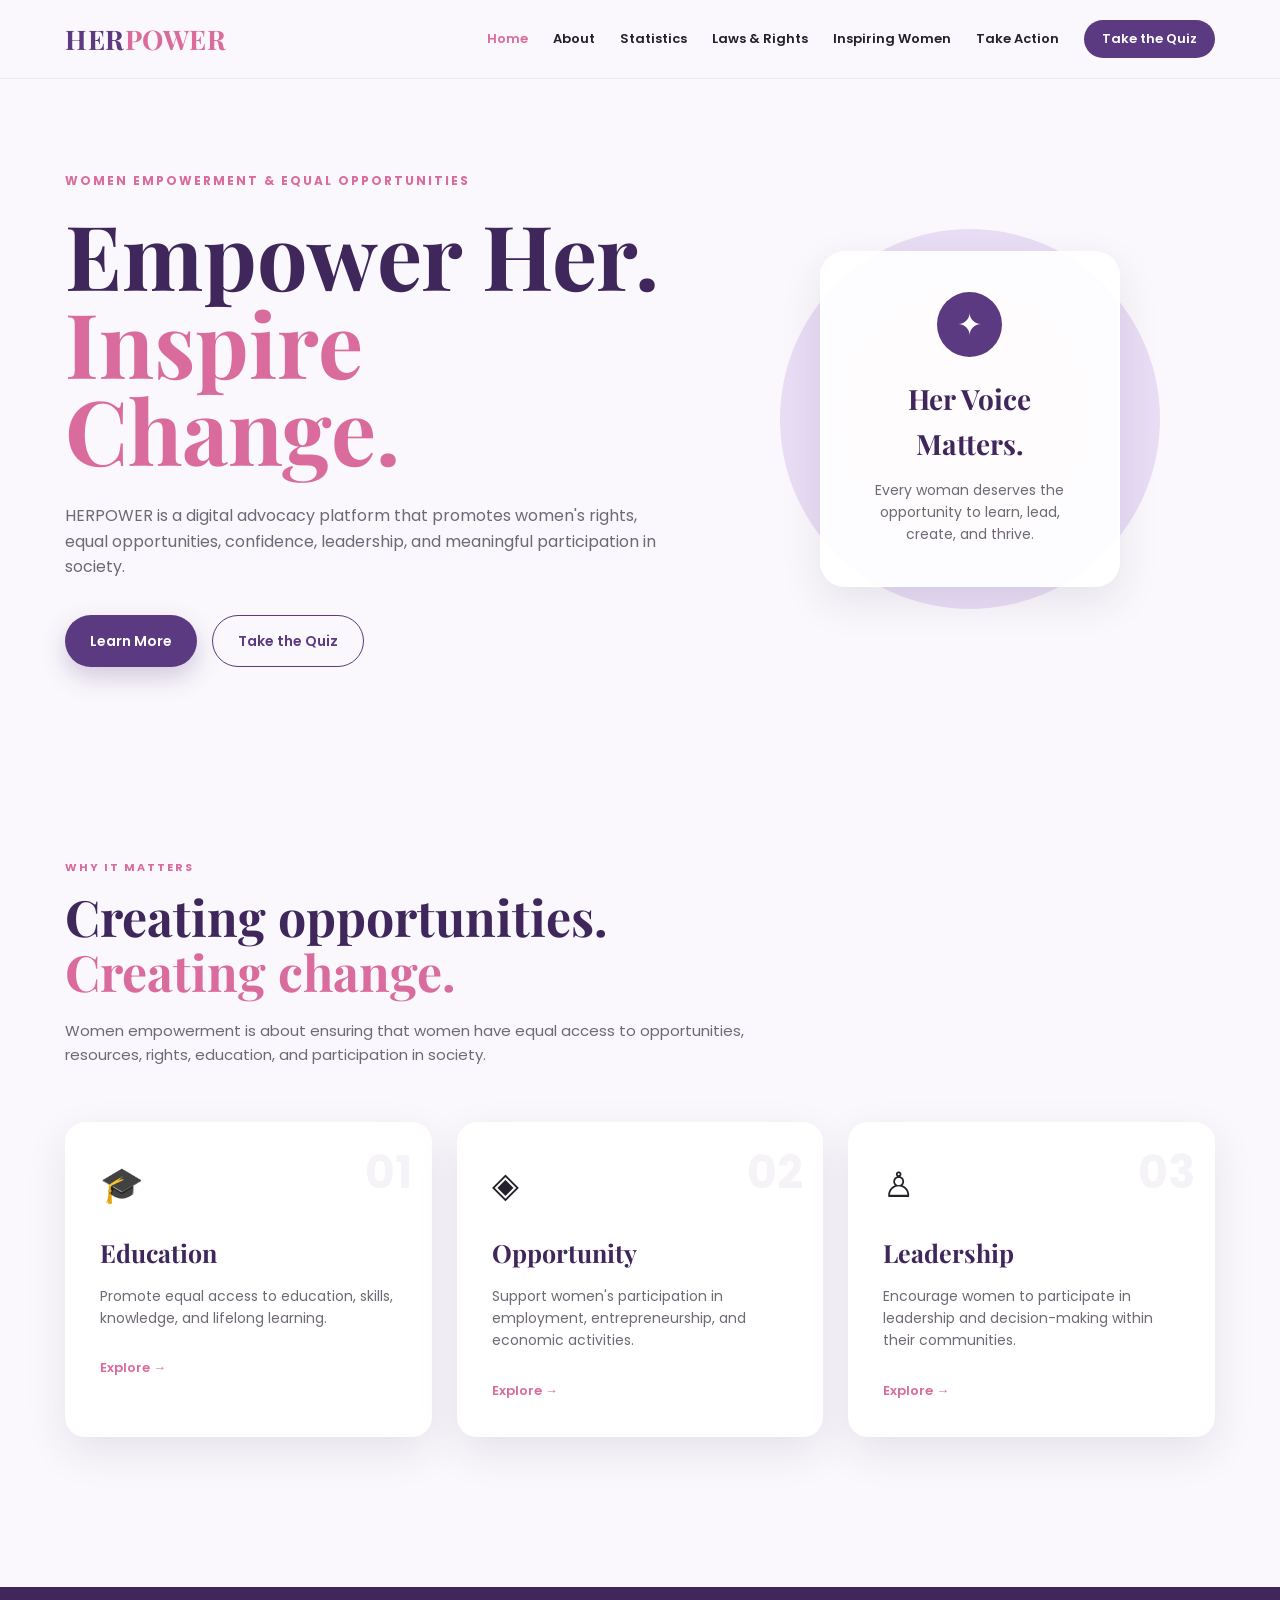
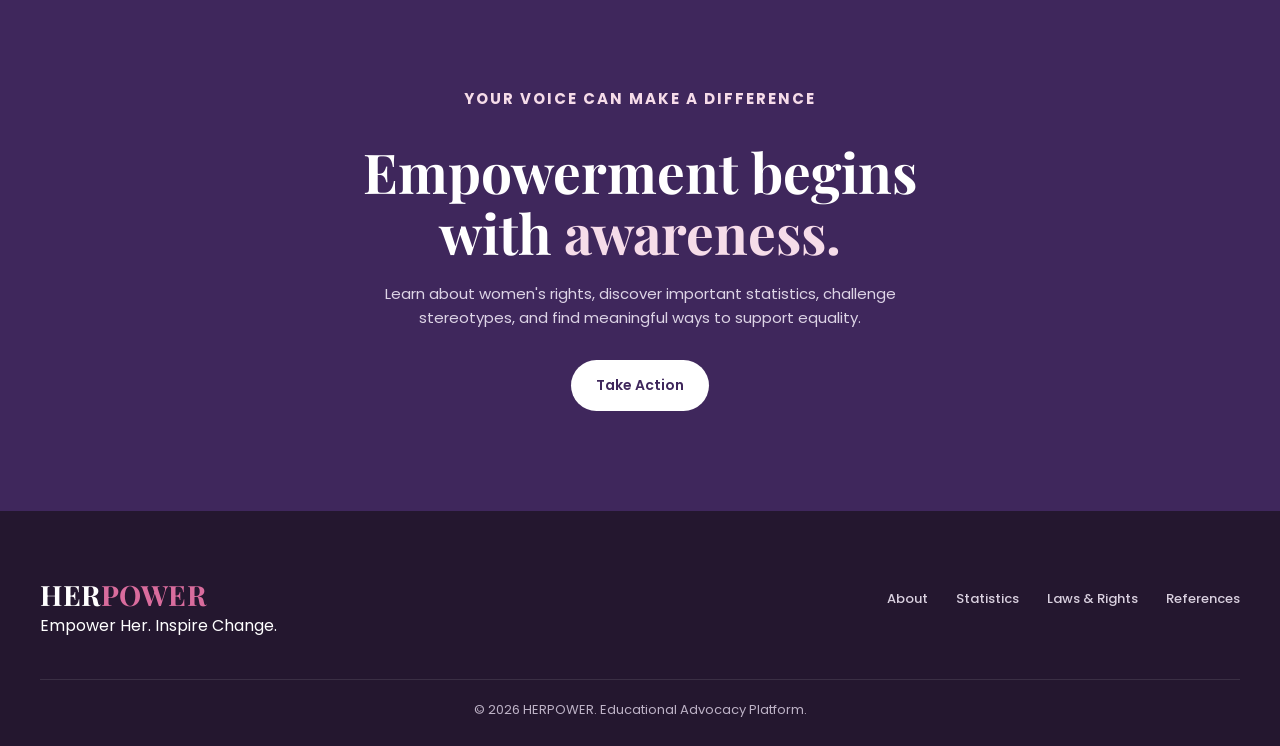
<file: index.html>
<!DOCTYPE html>
<html lang="en">
<head>
    <meta charset="UTF-8">
    <meta name="viewport" content="width=device-width, initial-scale=1.0">

    <title>HERPOWER | Empower Her. Inspire Change.</title>

    <!-- Google Fonts -->
    <link rel="preconnect" href="https://fonts.googleapis.com">
    <link rel="preconnect" href="https://fonts.gstatic.com" crossorigin>
    <link href="https://fonts.googleapis.com/css2?family=Playfair+Display:wght@600;700&family=Poppins:wght@300;400;500;600;700&display=swap" rel="stylesheet">

    <!-- Main CSS -->
    <link rel="stylesheet" href="css/style.css">

    <!-- Responsive CSS -->
    <link rel="stylesheet" href="css/responsive.css">
</head>

<body>

    <!-- ================= NAVIGATION ================= -->
    <header class="header">
        <nav class="navbar">

            <a href="index.html" class="logo">
                HER<span>POWER</span>
            </a>

            <button class="menu-toggle" id="menuToggle">
                ☰
            </button>

            <ul class="nav-links" id="navLinks">
                <li><a href="index.html" class="active">Home</a></li>
                <li><a href="pages/about.html">About</a></li>
                <li><a href="pages/statistics.html">Statistics</a></li>
                <li><a href="pages/laws.html">Laws & Rights</a></li>
                <li><a href="pages/inspiring-women.html">Inspiring Women</a></li>
                <li><a href="pages/empowerment.html">Take Action</a></li>
                <li><a href="pages/quiz.html" class="nav-button">Take the Quiz</a></li>
            </ul>

        </nav>
    </header>


    <!-- ================= HERO SECTION ================= -->
    <main>

        <section class="hero">

            <div class="hero-content">

                <p class="hero-label">
                    WOMEN EMPOWERMENT & EQUAL OPPORTUNITIES
                </p>

                <h1>
                    Empower Her.<br>
                    <span>Inspire Change.</span>
                </h1>

                <p class="hero-description">
                    HERPOWER is a digital advocacy platform that promotes
                    women's rights, equal opportunities, confidence,
                    leadership, and meaningful participation in society.
                </p>

                <div class="hero-buttons">
                    <a href="pages/about.html" class="btn btn-primary">
                        Learn More
                    </a>

                    <a href="pages/quiz.html" class="btn btn-secondary">
                        Take the Quiz
                    </a>
                </div>

            </div>

            <div class="hero-visual">

                <div class="hero-circle"></div>

                <div class="hero-card">
                    <div class="hero-icon">✦</div>

                    <h3>Her Voice Matters.</h3>

                    <p>
                        Every woman deserves the opportunity
                        to learn, lead, create, and thrive.
                    </p>
                </div>

            </div>

        </section>


        <!-- ================= INTRODUCTION ================= -->

        <section class="intro section">

            <div class="section-heading">
                <p class="section-label">WHY IT MATTERS</p>

                <h2>
                    Creating opportunities.<br>
                    <span>Creating change.</span>
                </h2>

                <p>
                    Women empowerment is about ensuring that women
                    have equal access to opportunities, resources,
                    rights, education, and participation in society.
                </p>
            </div>


            <div class="feature-grid">

                <!-- Education -->
                <article class="feature-card">

                    <div class="feature-number">01</div>

                    <div class="feature-icon">🎓</div>

                    <h3>Education</h3>

                    <p>
                        Promote equal access to education, skills,
                        knowledge, and lifelong learning.
                    </p>

                    <a href="pages/about.html">
                        Explore →
                    </a>

                </article>


                <!-- Economic Opportunity -->
                <article class="feature-card">

                    <div class="feature-number">02</div>

                    <div class="feature-icon">◈</div>

                    <h3>Opportunity</h3>

                    <p>
                        Support women's participation in employment,
                        entrepreneurship, and economic activities.
                    </p>

                    <a href="pages/statistics.html">
                        Explore →
                    </a>

                </article>


                <!-- Leadership -->
                <article class="feature-card">

                    <div class="feature-number">03</div>

                    <div class="feature-icon">♙</div>

                    <h3>Leadership</h3>

                    <p>
                        Encourage women to participate in leadership
                        and decision-making within their communities.
                    </p>

                    <a href="pages/inspiring-women.html">
                        Explore →
                    </a>

                </article>

            </div>

        </section>


        <!-- ================= CALL TO ACTION ================= -->

        <section class="cta-section">

            <div class="cta-content">

                <p class="section-label">YOUR VOICE CAN MAKE A DIFFERENCE</p>

                <h2>
                    Empowerment begins<br>
                    with <span>awareness.</span>
                </h2>

                <p>
                    Learn about women's rights, discover important
                    statistics, challenge stereotypes, and find
                    meaningful ways to support equality.
                </p>

                <a href="pages/empowerment.html" class="btn btn-light">
                    Take Action
                </a>

            </div>

        </section>

    </main>


    <!-- ================= FOOTER ================= -->

    <footer class="footer">

        <div class="footer-content">

            <div>
                <a href="index.html" class="logo">
                    HER<span>POWER</span>
                </a>

                <p>
                    Empower Her. Inspire Change.
                </p>
            </div>

            <div class="footer-links">

                <a href="pages/about.html">About</a>
                <a href="pages/statistics.html">Statistics</a>
                <a href="pages/laws.html">Laws & Rights</a>
                <a href="pages/references.html">References</a>

            </div>

        </div>

        <div class="footer-bottom">

            <p>
                © 2026 HERPOWER. Educational Advocacy Platform.
            </p>

        </div>

    </footer>


    <!-- JavaScript -->
    <script src="js/main.js"></script>

</body>
</html>
</file>
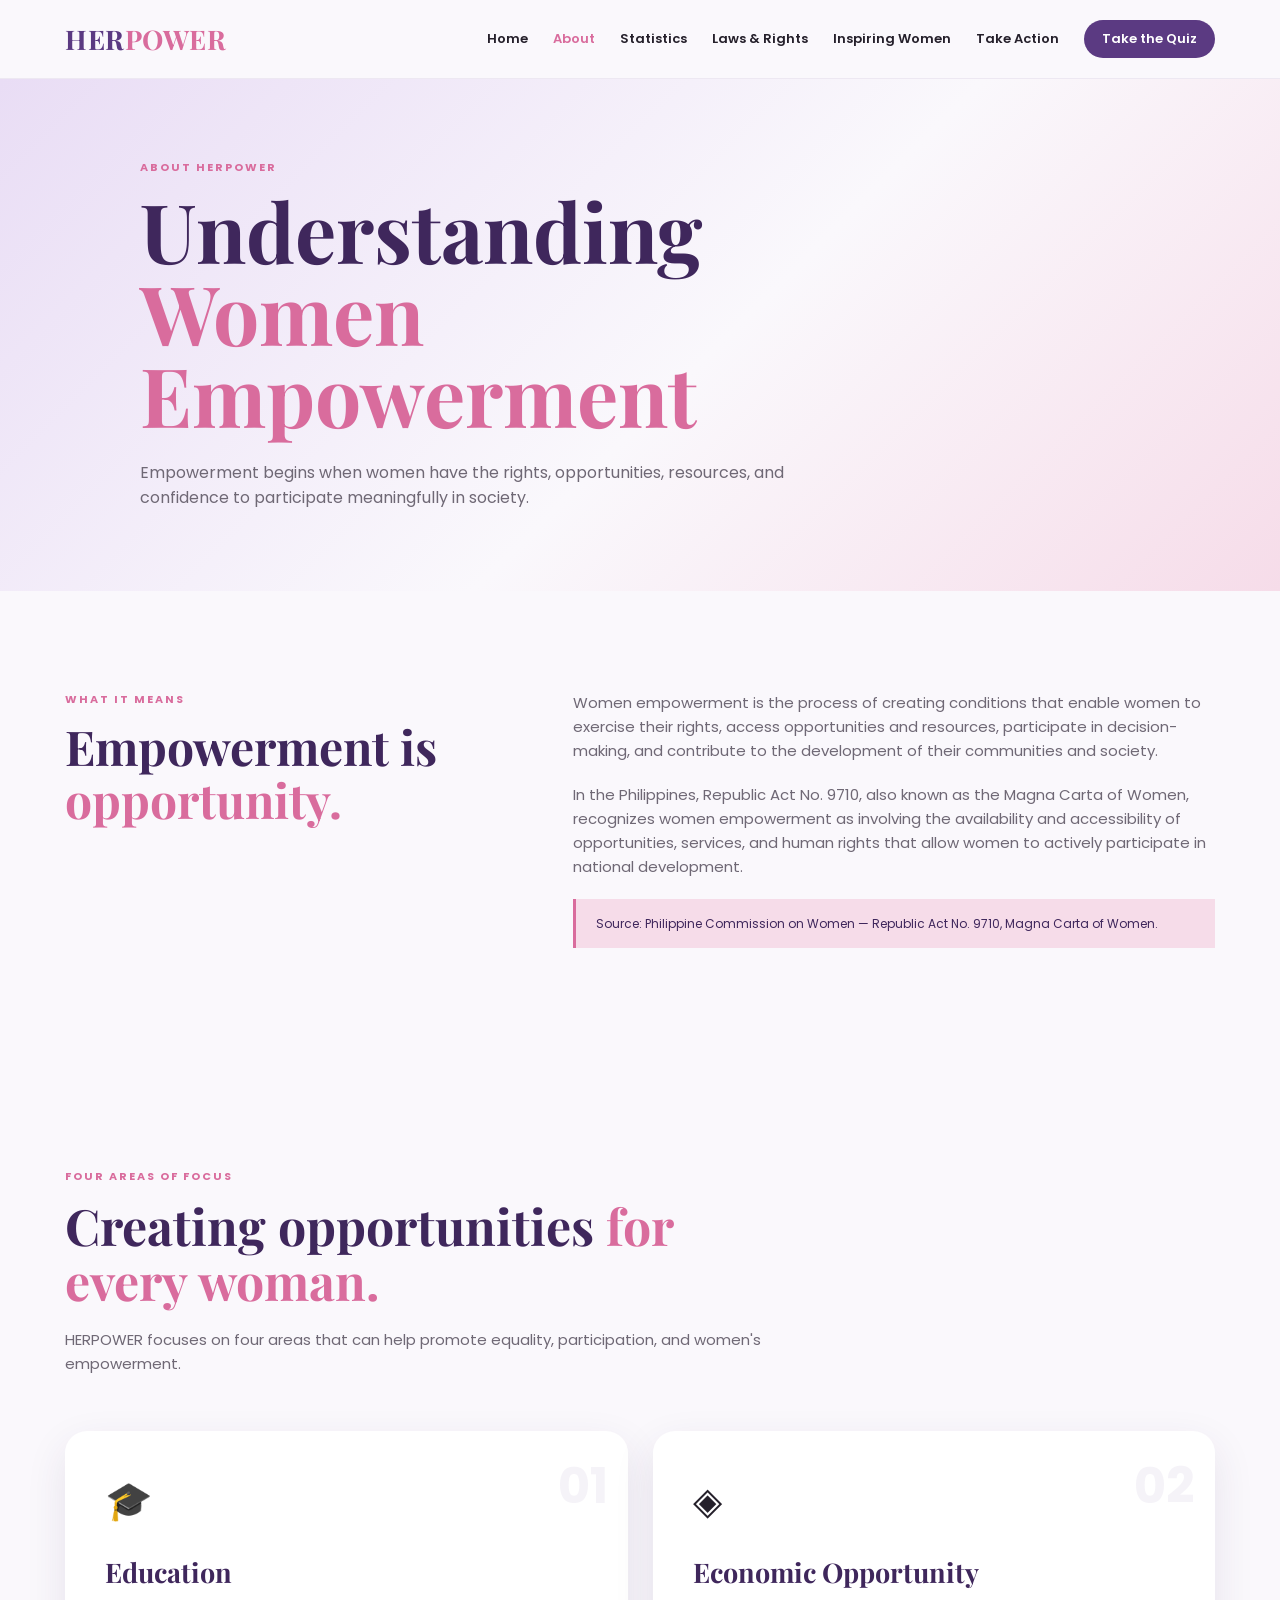
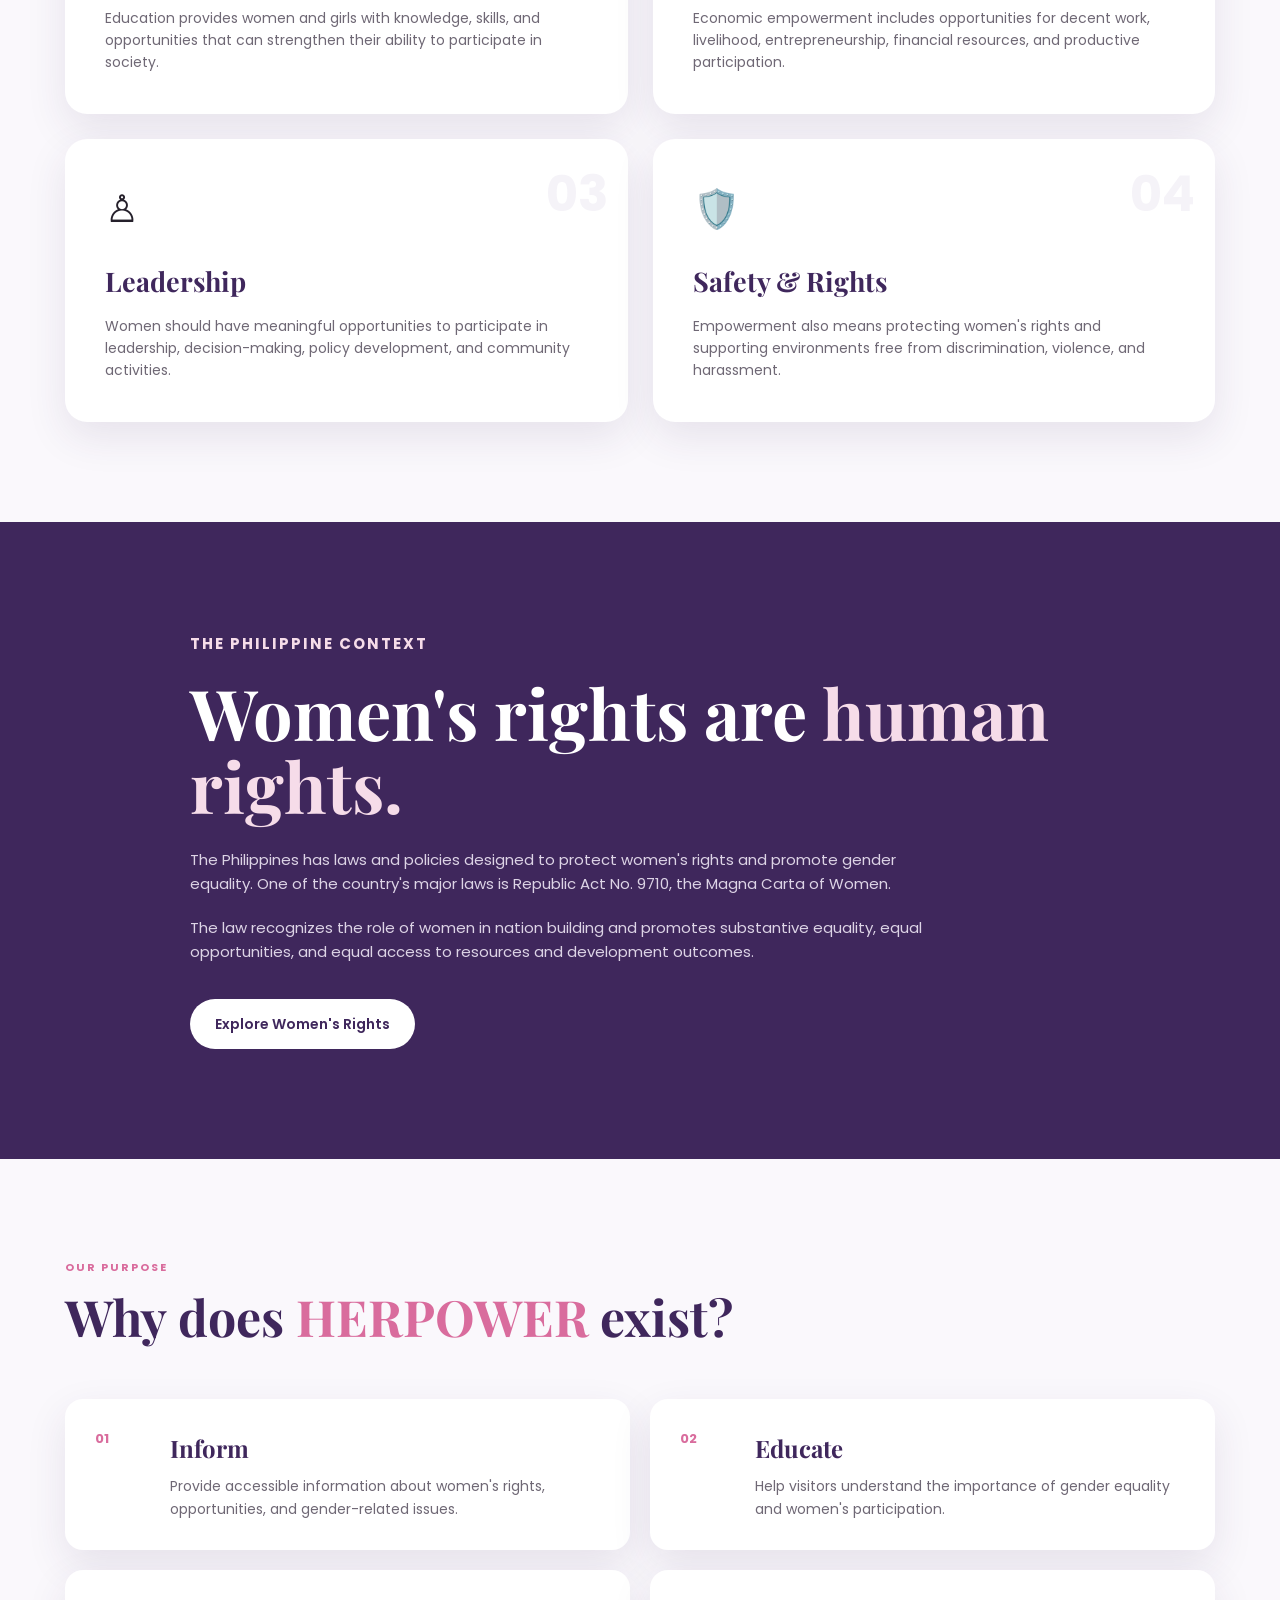
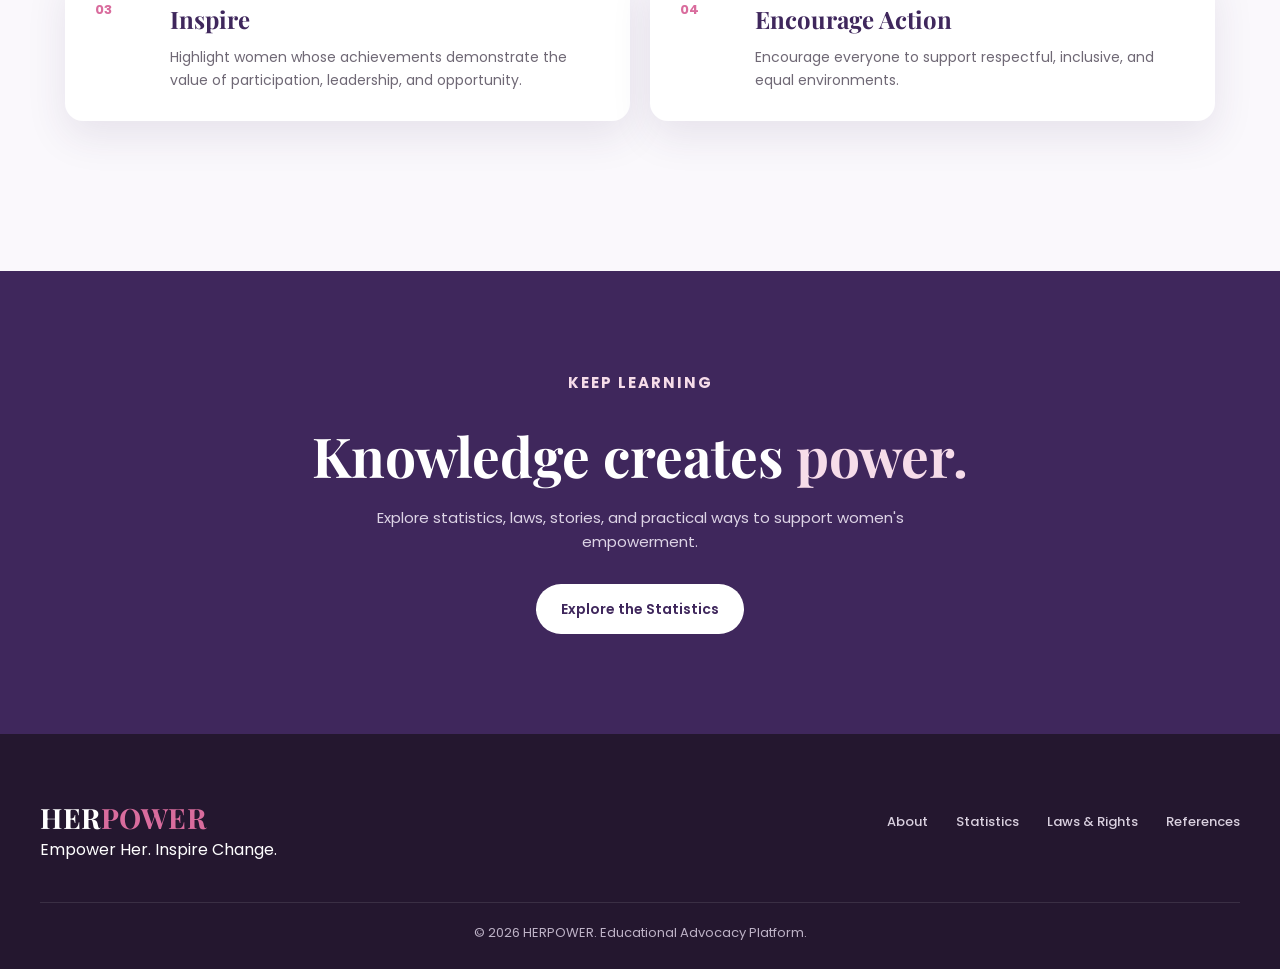
<file: pages/about.html>
<!DOCTYPE html>
<html lang="en">
<head>
    <meta charset="UTF-8">
    <meta name="viewport" content="width=device-width, initial-scale=1.0">

    <title>About | HERPOWER</title>

    <!-- Google Fonts -->
    <link rel="preconnect" href="https://fonts.googleapis.com">
    <link rel="preconnect" href="https://fonts.gstatic.com" crossorigin>

    <link
        href="https://fonts.googleapis.com/css2?family=Playfair+Display:wght@600;700&family=Poppins:wght@300;400;500;600;700&display=swap"
        rel="stylesheet"
    >

    <!-- Main CSS -->
    <link rel="stylesheet" href="../css/style.css">

    <!-- Responsive CSS -->
    <link rel="stylesheet" href="../css/responsive.css">
</head>

<body>

    <!-- ================= NAVIGATION ================= -->

    <header class="header">

        <nav class="navbar">

            <a href="../index.html" class="logo">
                HER<span>POWER</span>
            </a>

            <button class="menu-toggle" id="menuToggle">
                ☰
            </button>

            <ul class="nav-links" id="navLinks">

                <li>
                    <a href="../index.html">Home</a>
                </li>

                <li>
                    <a href="about.html" class="active">About</a>
                </li>

                <li>
                    <a href="statistics.html">Statistics</a>
                </li>

                <li>
                    <a href="laws.html">Laws & Rights</a>
                </li>

                <li>
                    <a href="inspiring-women.html">
                        Inspiring Women
                    </a>
                </li>

                <li>
                    <a href="empowerment.html">
                        Take Action
                    </a>
                </li>

                <li>
                    <a href="quiz.html" class="nav-button">
                        Take the Quiz
                    </a>
                </li>

            </ul>

        </nav>

    </header>


    <!-- ================= PAGE HERO ================= -->

    <main>

        <section class="page-hero">

            <div class="page-hero-content">

                <p class="section-label">
                    ABOUT HERPOWER
                </p>

                <h1>
                    Understanding
                    <span>Women Empowerment</span>
                </h1>

                <p>
                    Empowerment begins when women have the rights,
                    opportunities, resources, and confidence to
                    participate meaningfully in society.
                </p>

            </div>

        </section>


        <!-- ================= DEFINITION ================= -->

        <section class="about-introduction section">

            <div class="about-grid">

                <div class="about-heading">

                    <p class="section-label">
                        WHAT IT MEANS
                    </p>

                    <h2>
                        Empowerment is
                        <span>opportunity.</span>
                    </h2>

                </div>


                <div class="about-text">

                    <p>
                        Women empowerment is the process of creating
                        conditions that enable women to exercise their
                        rights, access opportunities and resources,
                        participate in decision-making, and contribute
                        to the development of their communities and
                        society.
                    </p>

                    <p>
                        In the Philippines, Republic Act No. 9710,
                        also known as the Magna Carta of Women,
                        recognizes women empowerment as involving the
                        availability and accessibility of opportunities,
                        services, and human rights that allow women to
                        actively participate in national development.
                    </p>

                    <p class="source-note">
                        Source: Philippine Commission on Women —
                        Republic Act No. 9710, Magna Carta of Women.
                    </p>

                </div>

            </div>

        </section>


        <!-- ================= FOUR AREAS ================= -->

        <section class="empowerment-areas section">

            <div class="section-heading">

                <p class="section-label">
                    FOUR AREAS OF FOCUS
                </p>

                <h2>
                    Creating opportunities
                    <span>for every woman.</span>
                </h2>

                <p>
                    HERPOWER focuses on four areas that can help
                    promote equality, participation, and women's
                    empowerment.
                </p>

            </div>


            <div class="areas-grid">

                <!-- EDUCATION -->

                <article class="area-card">

                    <span class="area-number">
                        01
                    </span>

                    <div class="area-icon">
                        🎓
                    </div>

                    <h3>
                        Education
                    </h3>

                    <p>
                        Education provides women and girls with
                        knowledge, skills, and opportunities that
                        can strengthen their ability to participate
                        in society.
                    </p>

                </article>


                <!-- ECONOMIC -->

                <article class="area-card">

                    <span class="area-number">
                        02
                    </span>

                    <div class="area-icon">
                        ◈
                    </div>

                    <h3>
                        Economic Opportunity
                    </h3>

                    <p>
                        Economic empowerment includes opportunities
                        for decent work, livelihood, entrepreneurship,
                        financial resources, and productive
                        participation.
                    </p>

                </article>


                <!-- LEADERSHIP -->

                <article class="area-card">

                    <span class="area-number">
                        03
                    </span>

                    <div class="area-icon">
                        ♙
                    </div>

                    <h3>
                        Leadership
                    </h3>

                    <p>
                        Women should have meaningful opportunities
                        to participate in leadership, decision-making,
                        policy development, and community activities.
                    </p>

                </article>


                <!-- SAFETY -->

                <article class="area-card">

                    <span class="area-number">
                        04
                    </span>

                    <div class="area-icon">
                        🛡️
                    </div>

                    <h3>
                        Safety & Rights
                    </h3>

                    <p>
                        Empowerment also means protecting women's
                        rights and supporting environments free from
                        discrimination, violence, and harassment.
                    </p>

                </article>

            </div>

        </section>


        <!-- ================= PHILIPPINE CONTEXT ================= -->

        <section class="philippines-section">

            <div class="philippines-content">

                <p class="section-label">
                    THE PHILIPPINE CONTEXT
                </p>

                <h2>
                    Women's rights are
                    <span>human rights.</span>
                </h2>

                <p>
                    The Philippines has laws and policies designed
                    to protect women's rights and promote gender
                    equality. One of the country's major laws is
                    Republic Act No. 9710, the Magna Carta of Women.
                </p>

                <p>
                    The law recognizes the role of women in nation
                    building and promotes substantive equality,
                    equal opportunities, and equal access to
                    resources and development outcomes.
                </p>

                <a href="laws.html" class="btn btn-light">
                    Explore Women's Rights
                </a>

            </div>

        </section>


        <!-- ================= WHY HERPOWER ================= -->

        <section class="why-section section">

            <div class="section-heading">

                <p class="section-label">
                    OUR PURPOSE
                </p>

                <h2>
                    Why does
                    <span>HERPOWER</span> exist?
                </h2>

            </div>


            <div class="why-grid">

                <div class="why-item">

                    <span>01</span>

                    <div>
                        <h3>
                            Inform
                        </h3>

                        <p>
                            Provide accessible information about
                            women's rights, opportunities, and
                            gender-related issues.
                        </p>
                    </div>

                </div>


                <div class="why-item">

                    <span>02</span>

                    <div>
                        <h3>
                            Educate
                        </h3>

                        <p>
                            Help visitors understand the importance
                            of gender equality and women's
                            participation.
                        </p>
                    </div>

                </div>


                <div class="why-item">

                    <span>03</span>

                    <div>
                        <h3>
                            Inspire
                        </h3>

                        <p>
                            Highlight women whose achievements
                            demonstrate the value of participation,
                            leadership, and opportunity.
                        </p>
                    </div>

                </div>


                <div class="why-item">

                    <span>04</span>

                    <div>
                        <h3>
                            Encourage Action
                        </h3>

                        <p>
                            Encourage everyone to support respectful,
                            inclusive, and equal environments.
                        </p>
                    </div>

                </div>

            </div>

        </section>


        <!-- ================= CTA ================= -->

        <section class="cta-section">

            <div class="cta-content">

                <p class="section-label">
                    KEEP LEARNING
                </p>

                <h2>
                    Knowledge creates
                    <span>power.</span>
                </h2>

                <p>
                    Explore statistics, laws, stories, and practical
                    ways to support women's empowerment.
                </p>

                <a href="statistics.html" class="btn btn-light">
                    Explore the Statistics
                </a>

            </div>

        </section>

    </main>


    <!-- ================= FOOTER ================= -->

    <footer class="footer">

        <div class="footer-content">

            <div>

                <a href="../index.html" class="logo">
                    HER<span>POWER</span>
                </a>

                <p>
                    Empower Her. Inspire Change.
                </p>

            </div>


            <div class="footer-links">

                <a href="about.html">
                    About
                </a>

                <a href="statistics.html">
                    Statistics
                </a>

                <a href="laws.html">
                    Laws & Rights
                </a>

                <a href="references.html">
                    References
                </a>

            </div>

        </div>


        <div class="footer-bottom">

            <p>
                © 2026 HERPOWER. Educational Advocacy Platform.
            </p>

        </div>

    </footer>


    <!-- JavaScript -->

    <script src="../js/main.js"></script>

</body>
</html>
</file>
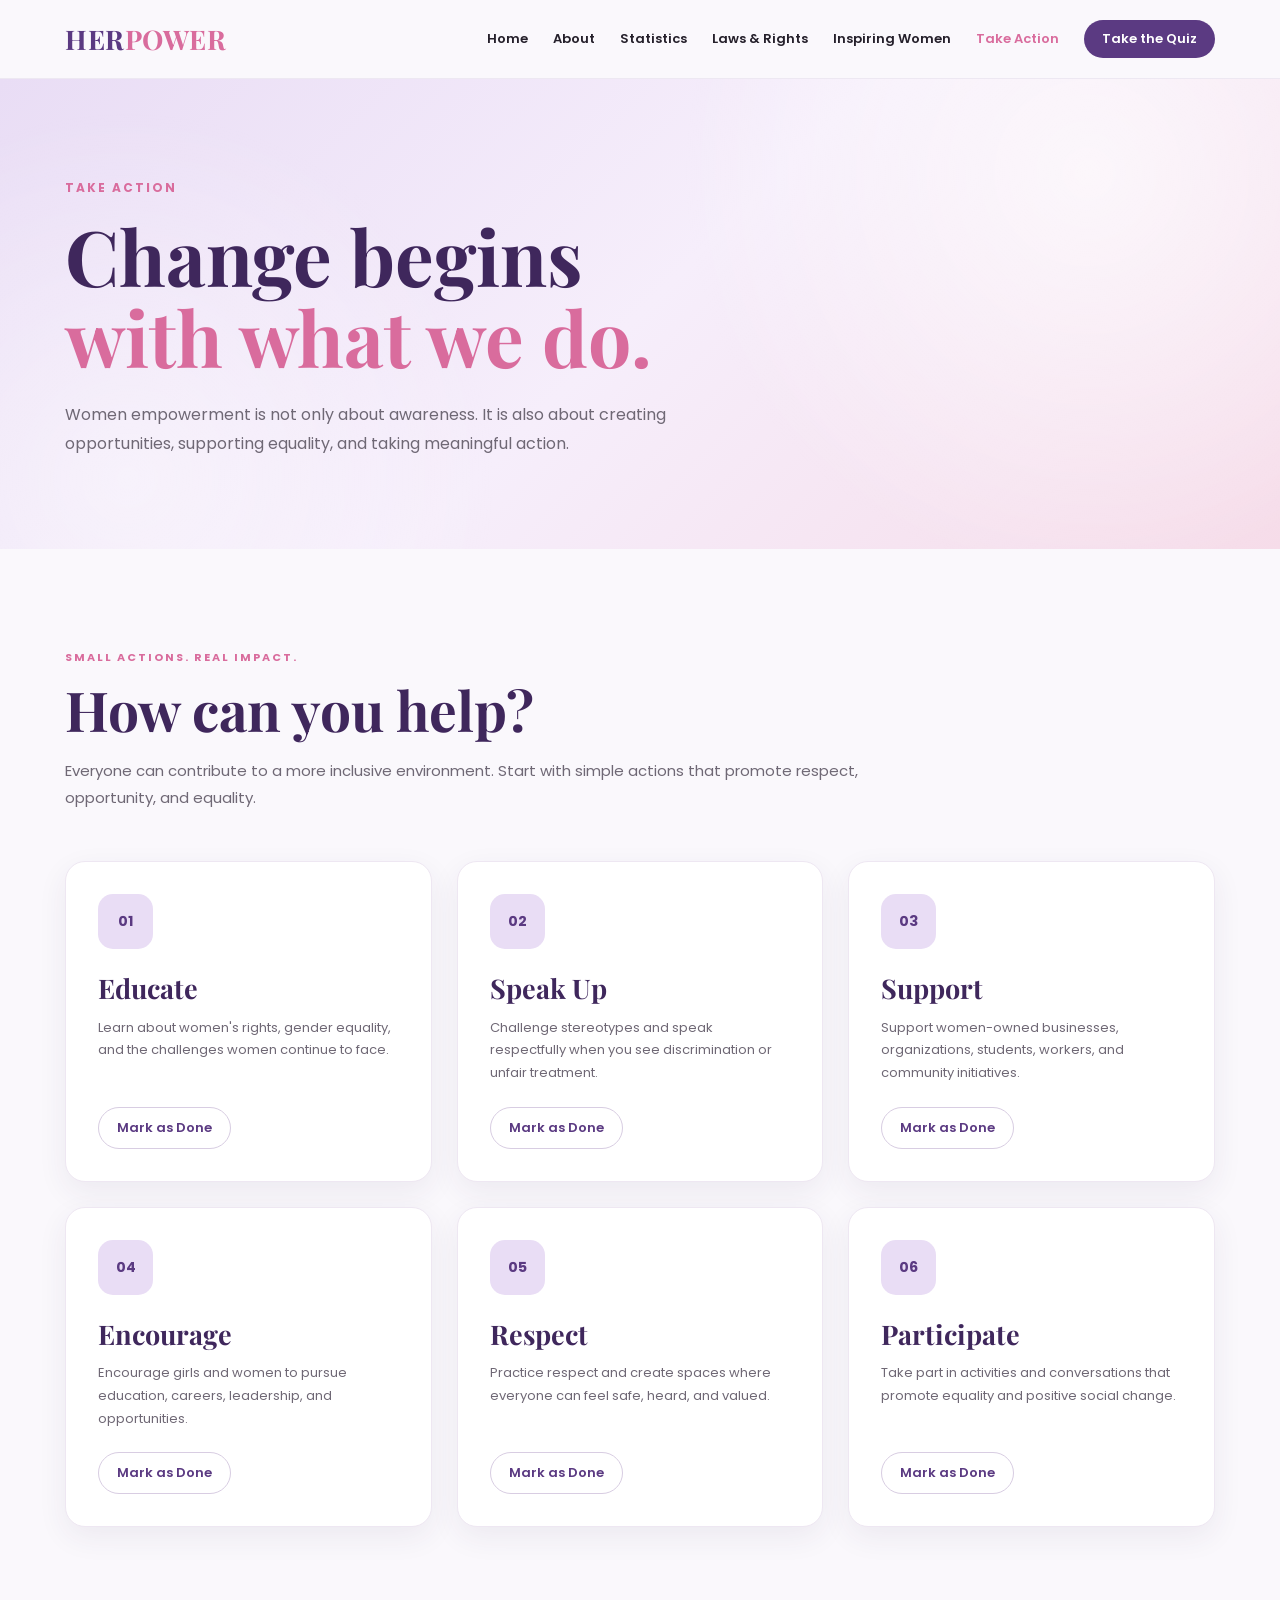
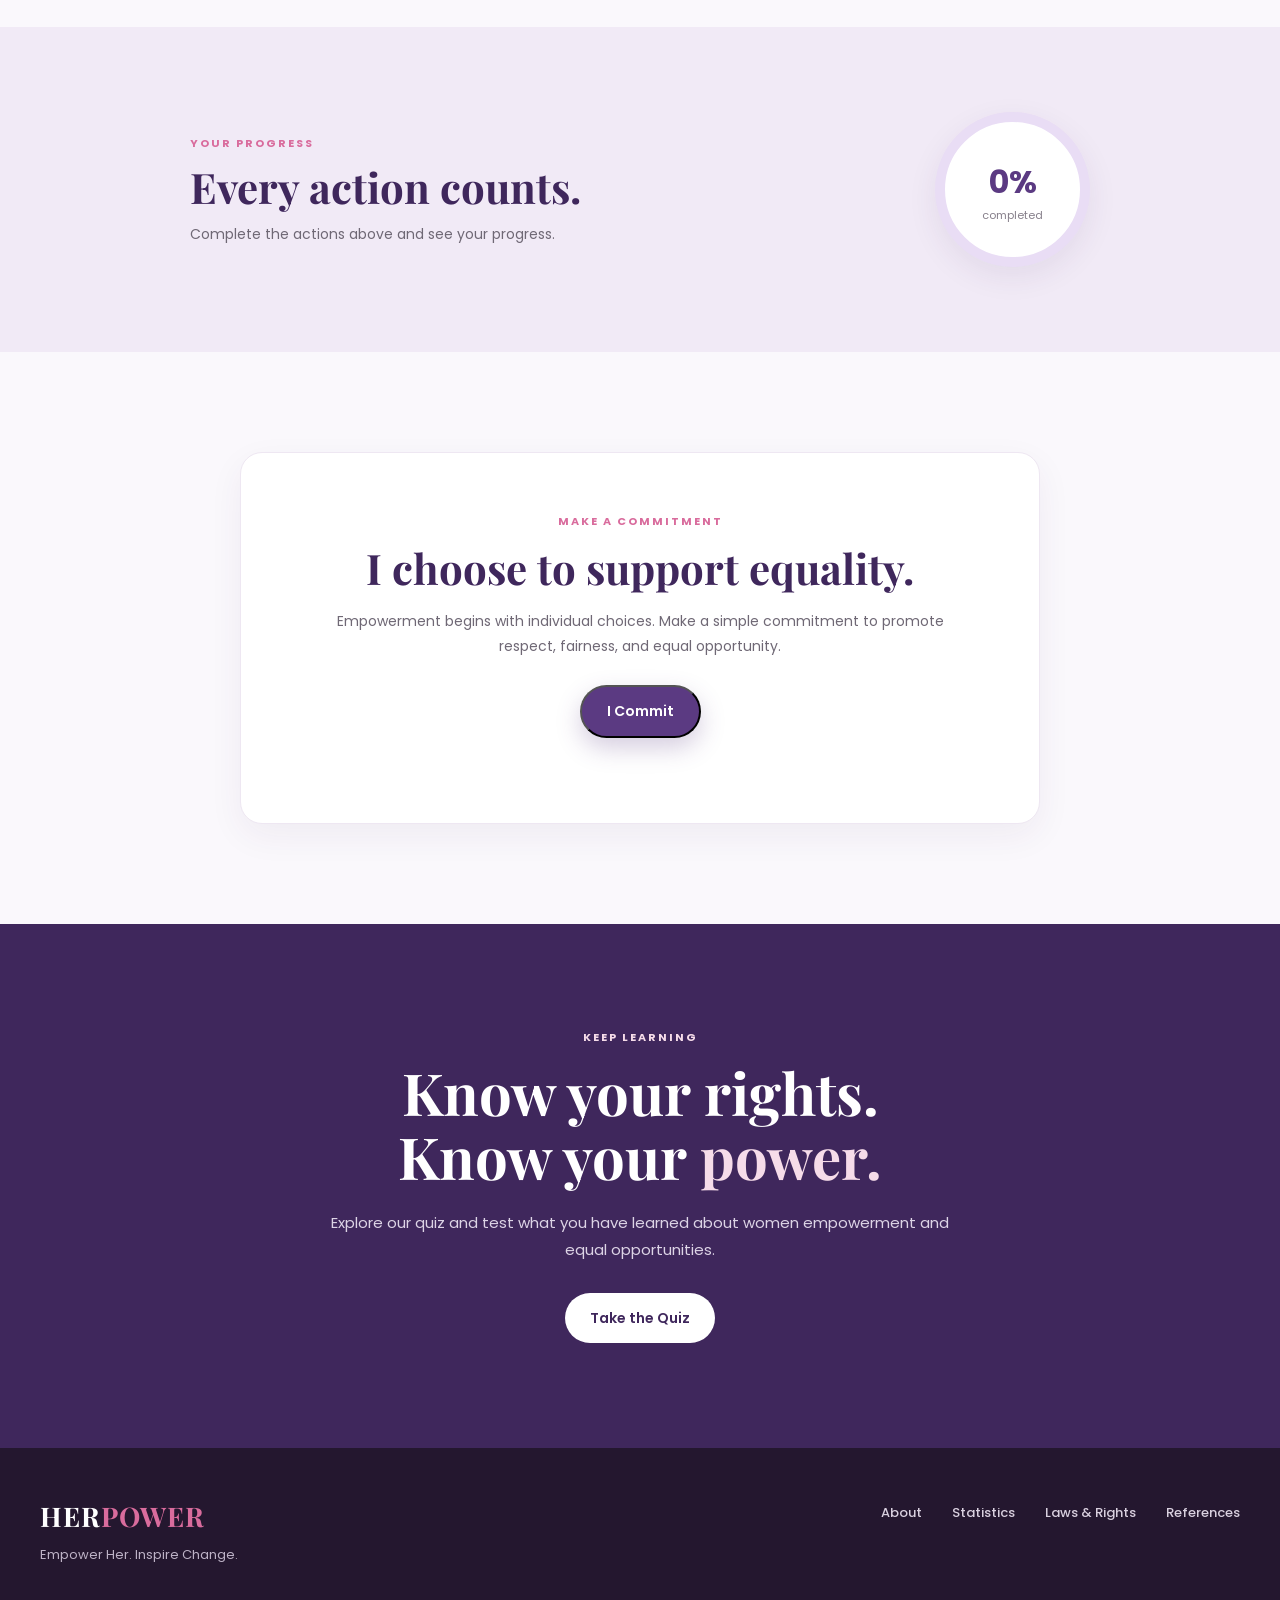
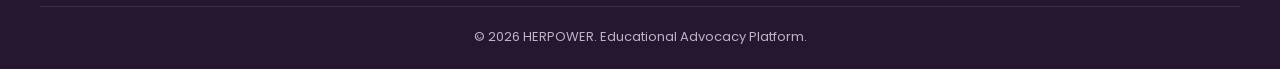
<file: pages/empowerment.html>
<!DOCTYPE html>
<html lang="en">

<head>

    <meta charset="UTF-8">

    <meta
        name="viewport"
        content="width=device-width, initial-scale=1.0">

    <title>Take Action | HERPOWER</title>

    <link rel="stylesheet" href="../css/style.css">
    <link rel="stylesheet" href="../css/responsive.css">

    <style>

        /* =========================================
           TAKE ACTION PAGE
        ========================================= */

        .action-hero {
            padding: 95px 25px 90px;

            background:
                radial-gradient(
                    circle at 85% 20%,
                    rgba(255,255,255,0.65),
                    transparent 35%
                ),
                radial-gradient(
                    circle at 10% 85%,
                    rgba(255,255,255,0.45),
                    transparent 30%
                ),
                linear-gradient(
                    135deg,
                    #e9ddf5 0%,
                    #f6eefb 50%,
                    #f6dce9 100%
                );
        }

        .action-hero .container {
            max-width: 1200px;
            margin: auto;
        }

        .action-hero .section-label {
            display: inline-block;
            color: #d96c9d;
            font-size: 12px;
            font-weight: 700;
            letter-spacing: 2px;
            margin-bottom: 18px;
        }

        .action-hero h1 {
            max-width: 800px;

            font-family: 'Playfair Display', serif;

            color: #3f275c;

            font-size: clamp(50px, 6vw, 78px);

            line-height: 1.05;

            margin-bottom: 25px;
        }

        .action-hero h1 span {
            color: #d96c9d;
        }

        .action-hero p {
            max-width: 680px;

            color: #6f6875;

            font-family: 'Poppins', sans-serif;

            font-size: 16px;

            line-height: 1.8;
        }


        /* =========================================
           ACTION INTRO
        ========================================= */

        .action-intro {
            padding: 100px 25px;
            background: #faf8fc;
        }

        .action-intro .container {
            max-width: 1200px;
            margin: auto;
        }

        .action-intro .section-heading {
            max-width: 800px;
            margin-bottom: 50px;
        }

        .action-intro .section-label {
            display: block;

            color: #d96c9d;

            font-size: 11px;
            font-weight: 700;

            letter-spacing: 2px;

            margin-bottom: 12px;
        }

        .action-intro .section-heading h2 {
            font-family: 'Playfair Display', serif;

            color: #3f275c;

            font-size: clamp(42px, 5vw, 55px);

            line-height: 1.1;

            margin-bottom: 18px;
        }

        .action-intro .section-heading p {
            color: #6f6875;

            font-size: 15px;

            line-height: 1.8;
        }


        /* =========================================
           ACTION CARDS
        ========================================= */

        .action-grid {
            display: grid;

            grid-template-columns: repeat(3, 1fr);

            gap: 25px;
        }

        .action-card {
            background: #ffffff;

            border: 1px solid #eee7f2;

            border-radius: 20px;

            padding: 32px;

            box-shadow:
                0 10px 30px rgba(63, 39, 92, 0.07);

            transition: 0.3s ease;
        }

        .action-card:hover {
            transform: translateY(-7px);

            box-shadow:
                0 18px 40px rgba(63, 39, 92, 0.13);
        }

        .action-card.completed {
            border-color: #5b3a82;

            background: #faf7fc;
        }

        .action-icon {
            width: 55px;
            height: 55px;

            display: flex;

            align-items: center;
            justify-content: center;

            border-radius: 15px;

            background: #e9ddf5;

            color: #5b3a82;

            font-size: 14px;
            font-weight: 700;

            margin-bottom: 23px;
        }

        .action-card h3 {
            font-family: 'Playfair Display', serif;

            color: #3f275c;

            font-size: 27px;

            line-height: 1.2;

            margin-bottom: 12px;
        }

        .action-card p {
            color: #6f6875;

            font-family: 'Poppins', sans-serif;

            font-size: 13px;

            line-height: 1.75;

            margin-bottom: 22px;

            min-height: 68px;
        }

        .action-check {
            border: 1px solid #d8cde2;

            background: #ffffff;

            color: #5b3a82;

            padding: 10px 18px;

            border-radius: 25px;

            cursor: pointer;

            font-family: 'Poppins', sans-serif;

            font-size: 13px;

            font-weight: 600;

            transition: 0.3s ease;
        }

        .action-check:hover,
        .action-card.completed .action-check {
            background: #5b3a82;

            border-color: #5b3a82;

            color: #ffffff;
        }


        /* =========================================
           PROGRESS
        ========================================= */

        .action-progress-section {
            padding: 85px 25px;

            background: #f1eaf6;
        }

        .action-progress-section .container {
            max-width: 1200px;
            margin: auto;
        }

        .progress-box {
            max-width: 900px;

            margin: auto;

            display: flex;

            align-items: center;
            justify-content: space-between;

            gap: 50px;
        }

        .progress-box .section-label {
            display: block;

            color: #d96c9d;

            font-size: 11px;
            font-weight: 700;

            letter-spacing: 2px;

            margin-bottom: 12px;
        }

        .progress-box h2 {
            font-family: 'Playfair Display', serif;

            color: #3f275c;

            font-size: 42px;

            line-height: 1.1;

            margin-bottom: 12px;
        }

        .progress-box p {
            color: #6f6875;

            font-size: 14px;
        }

        .progress-circle {
            min-width: 155px;
            width: 155px;
            height: 155px;

            border-radius: 50%;

            background: #ffffff;

            border: 10px solid #e9ddf5;

            display: flex;

            flex-direction: column;

            align-items: center;
            justify-content: center;

            box-shadow:
                0 10px 30px rgba(63, 39, 92, 0.08);
        }

        .progress-circle span {
            color: #5b3a82;

            font-size: 32px;

            font-weight: 700;
        }

        .progress-circle small {
            color: #88818c;

            font-size: 11px;
        }


        /* =========================================
           COMMITMENT
        ========================================= */

        .commitment-section {
            padding: 100px 25px;

            background: #faf8fc;
        }

        .commitment-section .container {
            max-width: 1200px;
            margin: auto;
        }

        .commitment-box {
            max-width: 800px;

            margin: auto;

            padding: 60px 45px;

            text-align: center;

            border-radius: 22px;

            background: #ffffff;

            border: 1px solid #eee7f2;

            box-shadow:
                0 12px 35px rgba(63, 39, 92, 0.06);
        }

        .commitment-box .section-label {
            display: block;

            color: #d96c9d;

            font-size: 11px;
            font-weight: 700;

            letter-spacing: 2px;

            margin-bottom: 12px;
        }

        .commitment-box h2 {
            font-family: 'Playfair Display', serif;

            color: #3f275c;

            font-size: 42px;

            line-height: 1.1;

            margin-bottom: 18px;
        }

        .commitment-box > p {
            max-width: 650px;

            margin: 0 auto 25px;

            color: #6f6875;

            font-size: 14px;

            line-height: 1.8;
        }

        .commit-message {
            color: #5b3a82 !important;

            font-weight: 600;

            margin-top: 18px !important;
        }

        .btn.committed {
            background: #3f275c;
        }


        /* =========================================
           FINAL CTA
        ========================================= */

        .action-cta {
            padding: 105px 25px;

            background: #3f275c;

            color: #ffffff;

            text-align: center;
        }

        .action-cta .container {
            max-width: 1200px;
            margin: auto;
        }

        .action-cta-content {
            max-width: 750px;

            margin: auto;
        }

        .action-cta .section-label {
            display: block;

            color: #f6dce9;

            font-size: 11px;
            font-weight: 700;

            letter-spacing: 2px;

            margin-bottom: 15px;
        }

        .action-cta h2 {
            font-family: 'Playfair Display', serif;

            color: #ffffff;

            font-size: clamp(42px, 5vw, 58px);

            line-height: 1.1;

            margin-bottom: 20px;
        }

        .action-cta h2 span {
            color: #f6dce9;
        }

        .action-cta p {
            max-width: 620px;

            margin: 0 auto 30px;

            color: #ddd4e6;

            font-size: 15px;

            line-height: 1.8;
        }


        /* =========================================
           TAKE ACTION FOOTER FIX
        ========================================= */

        .action-page-footer {
            background: #24172f;

            color: white;

            padding: 55px 25px 22px;
        }

        .action-page-footer-inner {
            max-width: 1200px;

            margin: auto;

            display: flex;

            align-items: flex-start;

            justify-content: space-between;

            gap: 50px;
        }

        .action-page-footer-brand {
            flex: 1;
        }

        .action-page-footer-brand .logo {
            color: white;

            font-family: 'Playfair Display', serif;

            font-size: 27px;

            font-weight: 700;

            letter-spacing: 1px;
        }

        .action-page-footer-brand .logo span {
            color: #d96c9d;
        }

        .action-page-footer-brand p {
            color: #bdb2c6;

            font-size: 13px;

            margin-top: 10px;
        }

        .action-page-footer-links {
            display: flex;

            align-items: center;

            justify-content: flex-end;

            gap: 30px;

            flex-wrap: wrap;
        }

        .action-page-footer-links a {
            color: #d9d0df;

            font-family: 'Poppins', sans-serif;

            font-size: 13px;

            font-weight: 500;

            transition: 0.3s ease;
        }

        .action-page-footer-links a:hover {
            color: #f6dce9;
        }

        .action-page-footer-bottom {
            max-width: 1200px;

            margin: 40px auto 0;

            padding-top: 20px;

            border-top: 1px solid rgba(255,255,255,0.1);

            text-align: center;
        }

        .action-page-footer-bottom p {
            margin: 0;

            color: #bdb2c6;

            font-family: 'Poppins', sans-serif;

            font-size: 13px;
        }


        /* =========================================
           RESPONSIVE
        ========================================= */

        @media (max-width: 1000px) {

            .action-grid {
                grid-template-columns: repeat(2, 1fr);
            }

            .progress-box {
                max-width: 800px;
            }

        }


        @media (max-width: 768px) {

            .action-hero {
                padding: 75px 20px 70px;
            }

            .action-hero h1 {
                font-size: 48px;
            }

            .action-intro {
                padding: 75px 20px;
            }

            .action-grid {
                grid-template-columns: 1fr;
            }

            .action-card p {
                min-height: auto;
            }

            .action-progress-section {
                padding: 70px 20px;
            }

            .progress-box {
                flex-direction: column;

                align-items: flex-start;

                gap: 35px;
            }

            .progress-circle {
                align-self: center;
            }

            .commitment-section {
                padding: 75px 20px;
            }

            .commitment-box {
                padding: 45px 25px;
            }

            .action-cta {
                padding: 80px 20px;
            }

            .action-page-footer {
                padding: 45px 20px 20px;
            }

            .action-page-footer-inner {
                flex-direction: column;

                align-items: flex-start;

                gap: 30px;
            }

            .action-page-footer-links {
                justify-content: flex-start;

                gap: 15px 25px;
            }

        }


        @media (max-width: 480px) {

            .action-hero h1 {
                font-size: 40px;
            }

            .action-hero p {
                font-size: 14px;
            }

            .action-intro .section-heading h2 {
                font-size: 38px;
            }

            .action-card {
                padding: 27px;
            }

            .progress-box h2 {
                font-size: 34px;
            }

            .commitment-box h2 {
                font-size: 34px;
            }

            .action-page-footer-links {
                flex-direction: column;

                align-items: flex-start;

                gap: 12px;
            }

        }

    </style>

</head>


<body>


    <!-- =========================================
         HEADER
    ========================================== -->

    <header class="header">

        <nav class="navbar">

            <a
                href="../index.html"
                class="logo">

                HER<span>POWER</span>

            </a>


            <button
                class="menu-toggle"
                id="menuToggle"
                aria-label="Open navigation menu">

                ☰

            </button>


            <ul
                class="nav-links"
                id="navLinks">

                <li>
                    <a href="../index.html">
                        Home
                    </a>
                </li>

                <li>
                    <a href="about.html">
                        About
                    </a>
                </li>

                <li>
                    <a href="statistics.html">
                        Statistics
                    </a>
                </li>

                <li>
                    <a href="laws.html">
                        Laws & Rights
                    </a>
                </li>

                <li>
                    <a href="inspiring-women.html">
                        Inspiring Women
                    </a>
                </li>

                <li>
                    <a
                        href="empowerment.html"
                        class="active">

                        Take Action

                    </a>
                </li>

                <li>
                    <a
                        href="quiz.html"
                        class="nav-button">

                        Take the Quiz

                    </a>
                </li>

            </ul>

        </nav>

    </header>


    <!-- =========================================
         HERO
    ========================================== -->

    <section class="action-hero">

        <div class="container">

            <span class="section-label">
                TAKE ACTION
            </span>

            <h1>
                Change begins<br>
                <span>with what we do.</span>
            </h1>

            <p>
                Women empowerment is not only about awareness.
                It is also about creating opportunities, supporting
                equality, and taking meaningful action.
            </p>

        </div>

    </section>


    <!-- =========================================
         ACTION INTRO
    ========================================== -->

    <section class="action-intro">

        <div class="container">

            <div class="section-heading">

                <span class="section-label">
                    SMALL ACTIONS. REAL IMPACT.
                </span>

                <h2>
                    How can you help?
                </h2>

                <p>
                    Everyone can contribute to a more inclusive environment.
                    Start with simple actions that promote respect,
                    opportunity, and equality.
                </p>

            </div>


            <!-- ACTION CARDS -->

            <div class="action-grid">


                <article class="action-card">

                    <div class="action-icon">
                        01
                    </div>

                    <h3>
                        Educate
                    </h3>

                    <p>
                        Learn about women's rights, gender equality,
                        and the challenges women continue to face.
                    </p>

                    <button
                        class="action-check"
                        data-action="educate">

                        Mark as Done

                    </button>

                </article>


                <article class="action-card">

                    <div class="action-icon">
                        02
                    </div>

                    <h3>
                        Speak Up
                    </h3>

                    <p>
                        Challenge stereotypes and speak respectfully
                        when you see discrimination or unfair treatment.
                    </p>

                    <button
                        class="action-check"
                        data-action="speak">

                        Mark as Done

                    </button>

                </article>


                <article class="action-card">

                    <div class="action-icon">
                        03
                    </div>

                    <h3>
                        Support
                    </h3>

                    <p>
                        Support women-owned businesses, organizations,
                        students, workers, and community initiatives.
                    </p>

                    <button
                        class="action-check"
                        data-action="support">

                        Mark as Done

                    </button>

                </article>


                <article class="action-card">

                    <div class="action-icon">
                        04
                    </div>

                    <h3>
                        Encourage
                    </h3>

                    <p>
                        Encourage girls and women to pursue education,
                        careers, leadership, and opportunities.
                    </p>

                    <button
                        class="action-check"
                        data-action="encourage">

                        Mark as Done

                    </button>

                </article>


                <article class="action-card">

                    <div class="action-icon">
                        05
                    </div>

                    <h3>
                        Respect
                    </h3>

                    <p>
                        Practice respect and create spaces where everyone
                        can feel safe, heard, and valued.
                    </p>

                    <button
                        class="action-check"
                        data-action="respect">

                        Mark as Done

                    </button>

                </article>


                <article class="action-card">

                    <div class="action-icon">
                        06
                    </div>

                    <h3>
                        Participate
                    </h3>

                    <p>
                        Take part in activities and conversations that
                        promote equality and positive social change.
                    </p>

                    <button
                        class="action-check"
                        data-action="participate">

                        Mark as Done

                    </button>

                </article>


            </div>

        </div>

    </section>


    <!-- =========================================
         PROGRESS
    ========================================== -->

    <section class="action-progress-section">

        <div class="container">

            <div class="progress-box">

                <div>

                    <span class="section-label">
                        YOUR PROGRESS
                    </span>

                    <h2>
                        Every action counts.
                    </h2>

                    <p>
                        Complete the actions above and see your progress.
                    </p>

                </div>


                <div class="progress-circle">

                    <span id="progressNumber">
                        0%
                    </span>

                    <small>
                        completed
                    </small>

                </div>

            </div>

        </div>

    </section>


    <!-- =========================================
         COMMITMENT
    ========================================== -->

    <section class="commitment-section">

        <div class="container">

            <div class="commitment-box">

                <span class="section-label">
                    MAKE A COMMITMENT
                </span>

                <h2>
                    I choose to support equality.
                </h2>

                <p>
                    Empowerment begins with individual choices.
                    Make a simple commitment to promote respect,
                    fairness, and equal opportunity.
                </p>

                <button
                    class="btn btn-primary"
                    id="commitButton">

                    I Commit

                </button>

                <p
                    class="commit-message"
                    id="commitMessage">
                </p>

            </div>

        </div>

    </section>


    <!-- =========================================
         FINAL CTA
    ========================================== -->

    <section class="action-cta">

        <div class="container">

            <div class="action-cta-content">

                <span class="section-label">
                    KEEP LEARNING
                </span>

                <h2>
                    Know your rights.<br>
                    Know your <span>power.</span>
                </h2>

                <p>
                    Explore our quiz and test what you have learned
                    about women empowerment and equal opportunities.
                </p>

                <a
                    href="quiz.html"
                    class="btn btn-light">

                    Take the Quiz

                </a>

            </div>

        </div>

    </section>


    <!-- =========================================
         FOOTER
    ========================================== -->

    <footer class="action-page-footer">

        <div class="action-page-footer-inner">

            <!-- BRAND -->

            <div class="action-page-footer-brand">

                <a
                    href="../index.html"
                    class="logo">

                    HER<span>POWER</span>

                </a>

                <p>
                    Empower Her. Inspire Change.
                </p>

            </div>


            <!-- LINKS -->

            <div class="action-page-footer-links">

                <a href="about.html">
                    About
                </a>

                <a href="statistics.html">
                    Statistics
                </a>

                <a href="laws.html">
                    Laws & Rights
                </a>

                <a href="references.html">
                    References
                </a>

            </div>

        </div>


        <!-- COPYRIGHT -->

        <div class="action-page-footer-bottom">

            <p>
                © 2026 HERPOWER. Educational Advocacy Platform.
            </p>

        </div>

    </footer>


    <!-- =========================================
         JAVASCRIPT
    ========================================== -->

    <script src="../js/main.js"></script>

    <script src="../js/empowerment.js"></script>


</body>

</html>
</file>
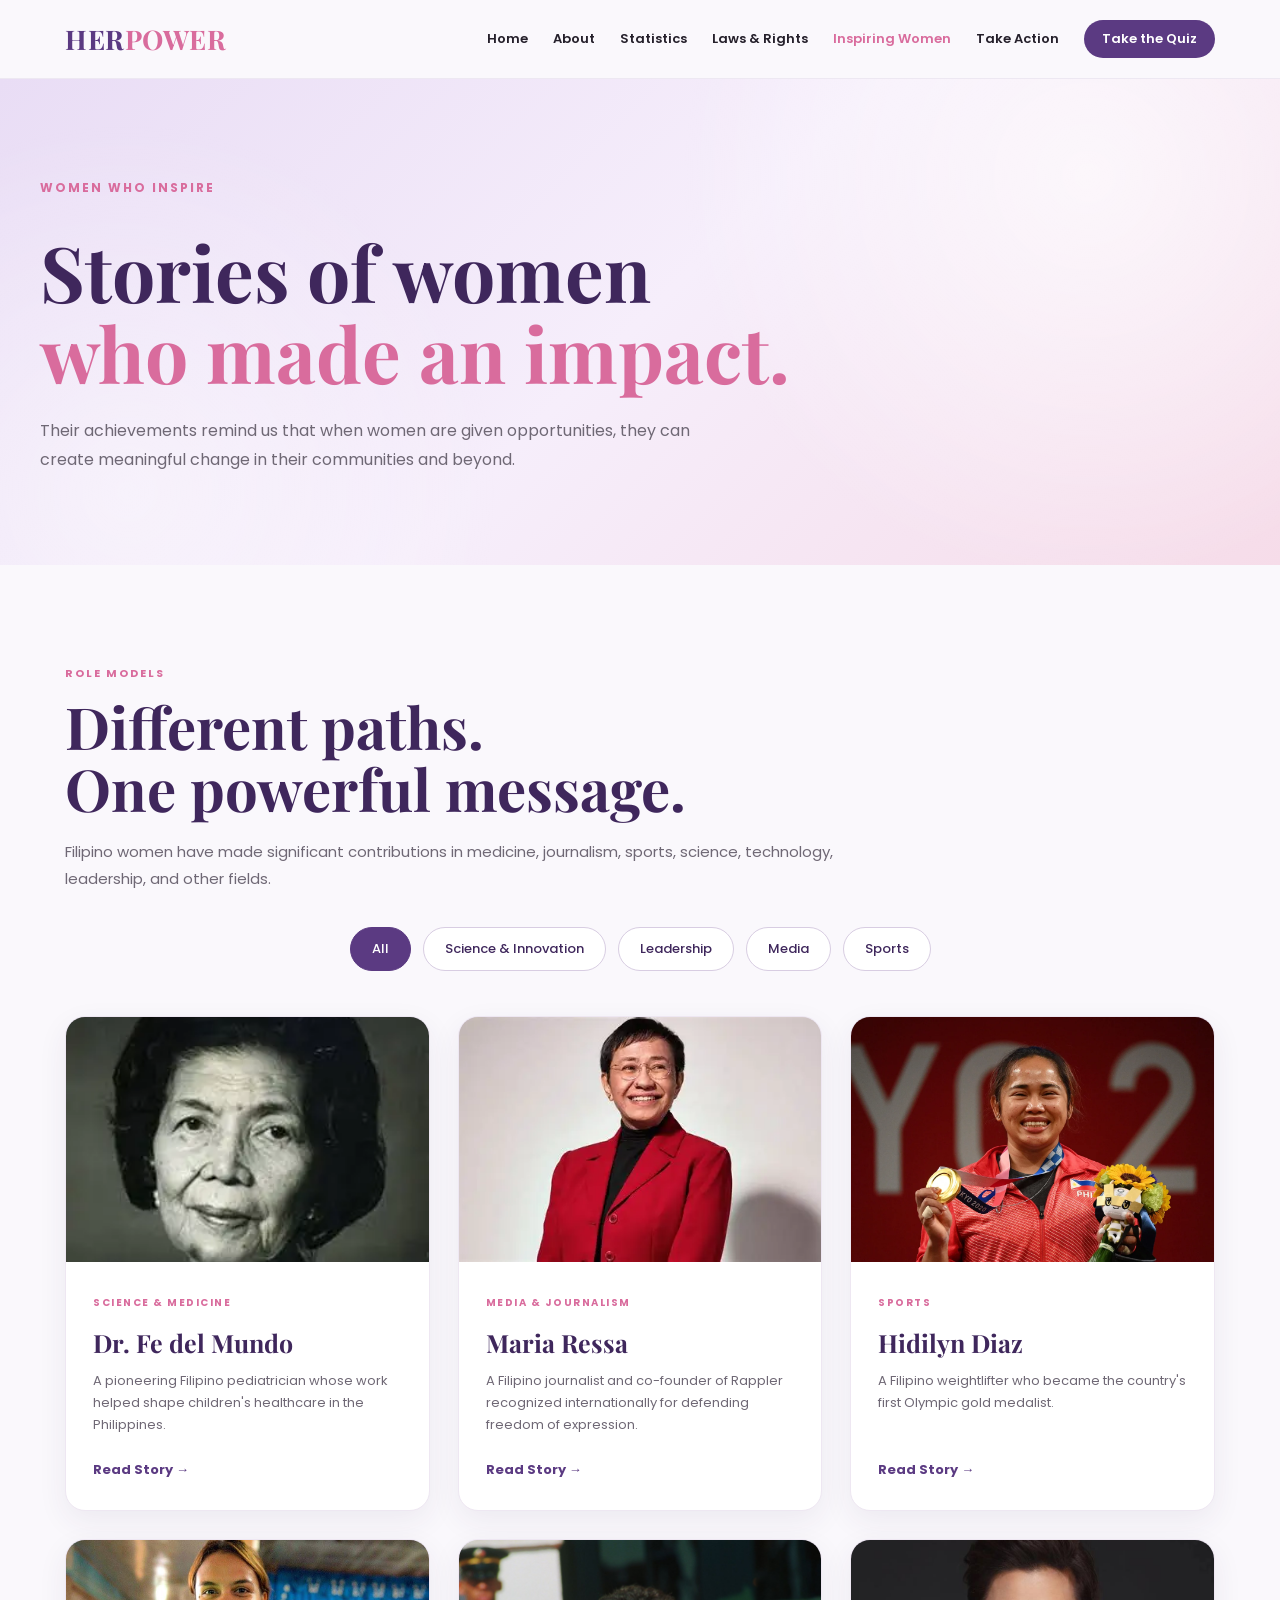
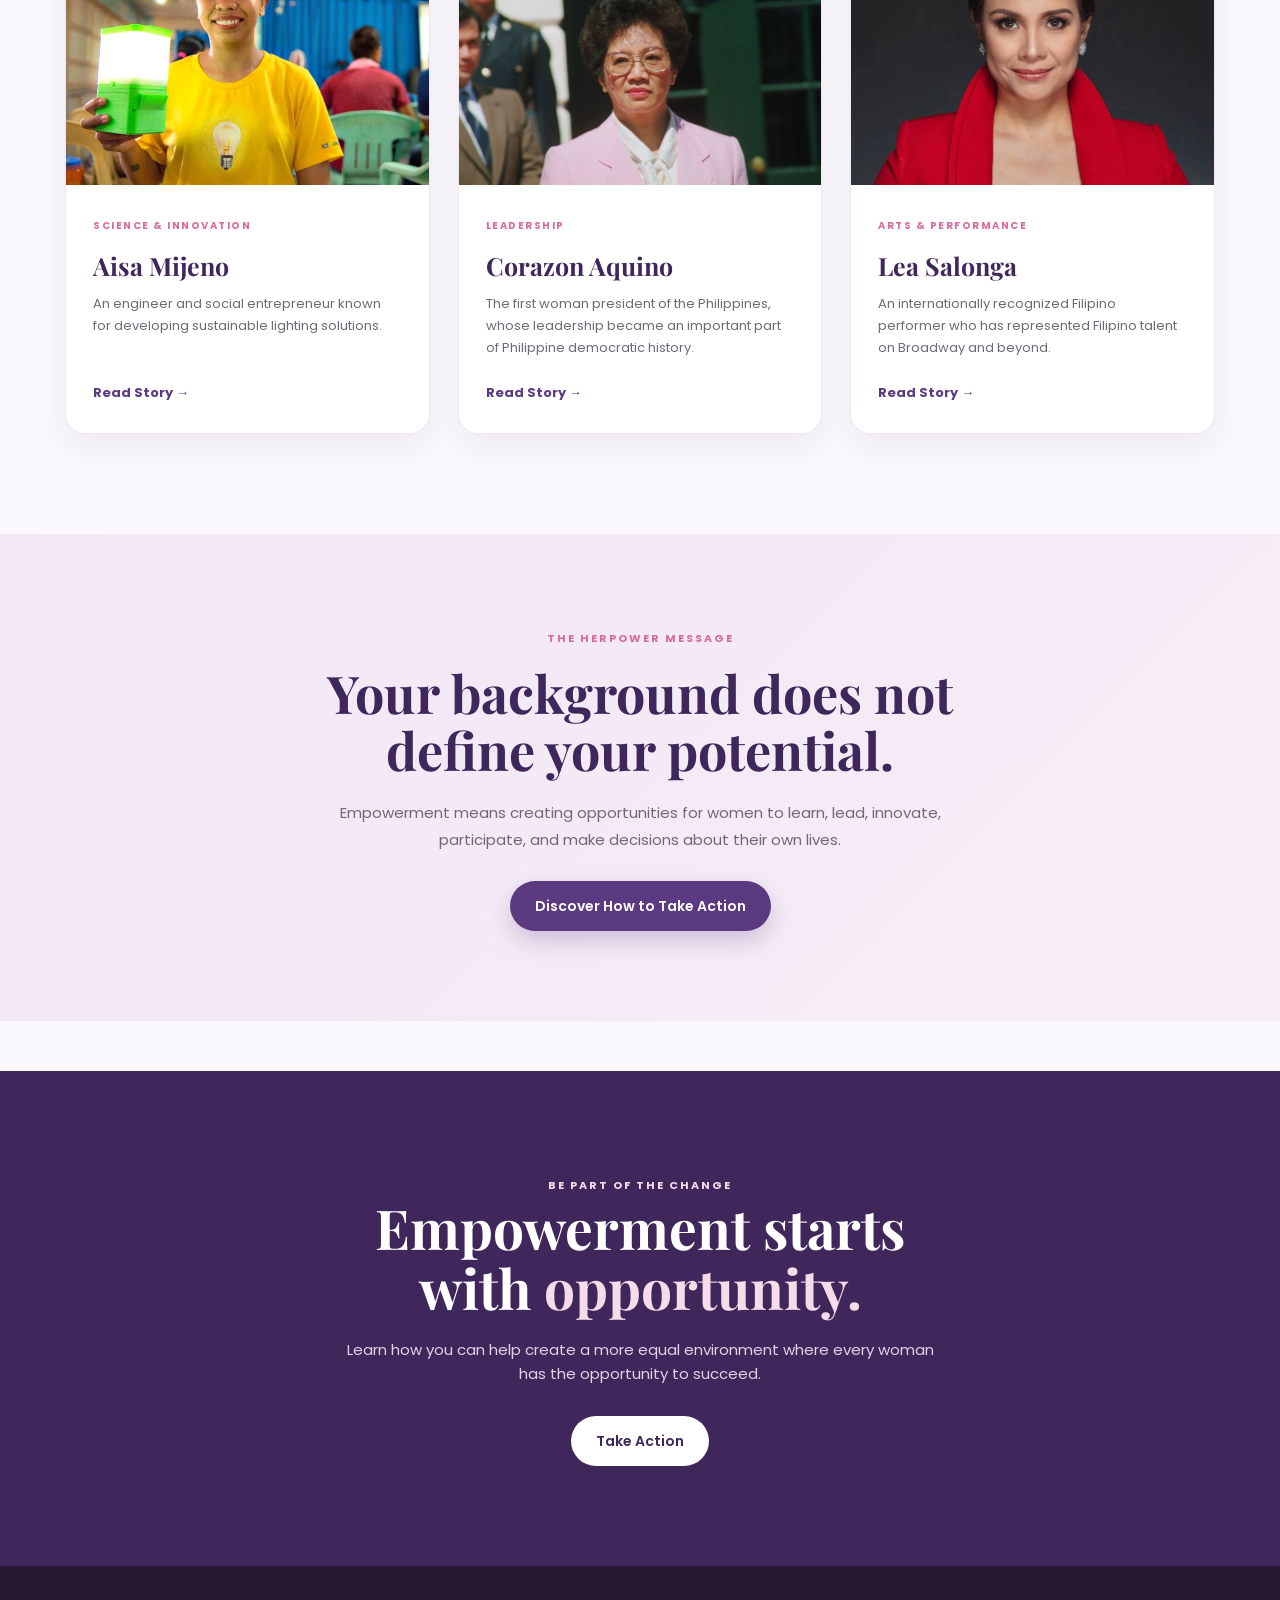
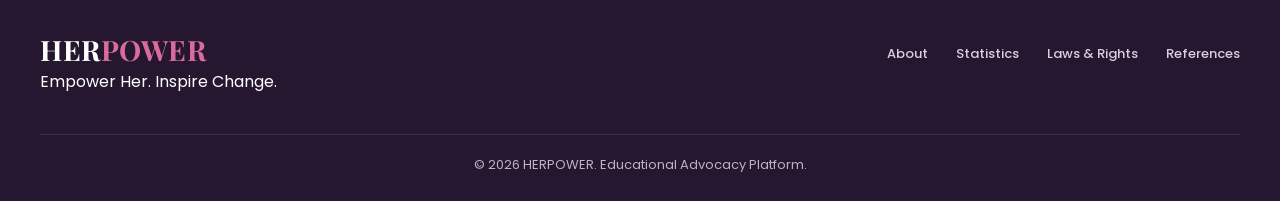
<file: pages/inspiring-women.html>
<!DOCTYPE html>
<html lang="en">
<head>
    <meta charset="UTF-8">
    <meta name="viewport" content="width=device-width, initial-scale=1.0">

    <title>Inspiring Women | HERPOWER</title>

    <!-- Main Styles -->
    <link rel="stylesheet" href="../css/style.css">
    <link rel="stylesheet" href="../css/responsive.css">

    <style>
        /* =========================================
           INSPIRING WOMEN PAGE
           Page-specific styling
        ========================================= */

        .women-hero {
            padding: 95px 25px 90px;
            background:
                radial-gradient(
                    circle at 85% 20%,
                    rgba(255,255,255,0.65),
                    transparent 35%
                ),
                radial-gradient(
                    circle at 10% 85%,
                    rgba(255,255,255,0.45),
                    transparent 30%
                ),
                linear-gradient(
                    135deg,
                    #e9ddf5 0%,
                    #f6eefb 50%,
                    #f6dce9 100%
                );
        }

        .women-hero-container {
            max-width: 1200px;
            margin: auto;
        }

        .women-hero-text {
            max-width: 850px;
        }

        .women-hero-text .section-label {
            display: inline-block;
            color: #d96c9d;
            font-size: 12px;
            font-weight: 700;
            letter-spacing: 2px;
            margin-bottom: 18px;
        }

        .women-hero-text h1 {
            font-family: 'Playfair Display', serif;
            color: #3f275c;
            font-size: clamp(50px, 6vw, 78px);
            line-height: 1.05;
            margin-bottom: 25px;
        }

        .women-hero-text h1 span {
            color: #d96c9d;
        }

        .women-hero-text p {
            max-width: 680px;
            color: #6f6875;
            font-size: 16px;
            line-height: 1.8;
        }


        /* =========================================
           ROLE MODELS SECTION
        ========================================= */

        .woman-intro {
            background: #faf8fc;
            padding: 100px 25px;
        }

        .woman-intro .container {
            max-width: 1200px;
            margin: auto;
        }

        .woman-intro .section-heading {
            max-width: 850px;
            margin-bottom: 35px;
        }

        .woman-intro .eyebrow {
            display: block;
            color: #d96c9d;
            font-size: 11px;
            font-weight: 700;
            letter-spacing: 2px;
            margin-bottom: 12px;
        }

        .woman-intro .section-heading h2 {
            font-family: 'Playfair Display', serif;
            color: #3f275c;
            font-size: clamp(42px, 5vw, 58px);
            line-height: 1.08;
            margin-bottom: 18px;
        }

        .woman-intro .section-heading p {
            max-width: 850px;
            color: #6f6875;
            font-size: 15px;
            line-height: 1.8;
        }


        /* =========================================
           FILTER BUTTONS
        ========================================= */

        .woman-filters {
            display: flex;
            justify-content: center;
            align-items: center;
            flex-wrap: wrap;
            gap: 12px;
            margin: 35px 0 45px;
        }

        .filter-btn {
            border: 1px solid #d8cde2;
            background: #ffffff;
            color: #3f275c;
            padding: 11px 21px;
            border-radius: 30px;
            cursor: pointer;

            font-family: 'Poppins', sans-serif;
            font-size: 13px;
            font-weight: 500;

            transition: 0.3s ease;
        }

        .filter-btn:hover,
        .filter-btn.active {
            background: #5b3a82;
            border-color: #5b3a82;
            color: #ffffff;
        }


        /* =========================================
           WOMEN GRID
        ========================================= */

        .women-grid {
            display: grid;
            grid-template-columns: repeat(3, 1fr);
            gap: 28px;
        }


        /* =========================================
           WOMAN CARD
        ========================================= */

        .woman-card {
            background: #ffffff;
            border: 1px solid #eee7f2;
            border-radius: 20px;
            overflow: hidden;

            box-shadow:
                0 10px 30px rgba(63, 39, 92, 0.07);

            transition: 0.3s ease;
        }

        .woman-card:hover {
            transform: translateY(-7px);

            box-shadow:
                0 18px 40px rgba(63, 39, 92, 0.13);
        }


        /* =========================================
           IMAGE
           
           IMPORTANT:
           Same size for ALL women
        ========================================= */

        .modern-woman-image {
            width: 100%;
            height: 245px;

            overflow: hidden;

            display: block;

            position: relative;

            background: #e9ddf5;
        }

        .modern-woman-image img {
            width: 100%;
            height: 100%;

            display: block;

            object-fit: cover;
            object-position: center;

            transition: transform 0.4s ease;
        }

        .woman-card:hover .modern-woman-image img {
            transform: scale(1.04);
        }


        /* Slightly different image positioning
           so faces remain nicely framed */

        .woman-bg-one img {
            object-position: center 30%;
        }

        .woman-bg-two img {
            object-position: center 30%;
        }

        .woman-bg-three img {
            object-position: center 30%;
        }

        .woman-bg-four img {
            object-position: center 30%;
        }

        .woman-bg-five img {
            object-position: center 30%;
        }

        .woman-bg-six img {
            object-position: center 30%;
        }


        /* =========================================
           CARD CONTENT
        ========================================= */

        .woman-content {
            padding: 26px 27px 28px;
        }

        .woman-category {
            display: inline-block;

            color: #d96c9d;

            font-size: 10px;
            font-weight: 700;

            letter-spacing: 1.5px;

            margin-bottom: 8px;
        }

        .woman-content h3 {
            font-family: 'Playfair Display', serif;

            color: #3f275c;

            font-size: 25px;
            line-height: 1.2;

            margin-bottom: 12px;
        }

        .woman-content p {
            color: #6f6875;

            font-family: 'Poppins', sans-serif;

            font-size: 13px;
            line-height: 1.7;

            margin-bottom: 20px;

            min-height: 66px;
        }

        .story-button {
            border: none;
            background: transparent;

            padding: 0;

            color: #5b3a82;

            font-family: 'Poppins', sans-serif;

            font-size: 13px;
            font-weight: 700;

            cursor: pointer;

            transition: 0.3s ease;
        }

        .story-button:hover {
            color: #d96c9d;
            transform: translateX(4px);
        }


        /* =========================================
           INSPIRATION MESSAGE
        ========================================= */

        .inspiration-section {
            padding: 90px 25px;

            background:
                linear-gradient(
                    135deg,
                    #f1e7f7,
                    #f8eef6
                );
        }

        .inspiration-section .container {
            max-width: 1200px;
            margin: auto;
        }

        .inspiration-box {
            max-width: 800px;
            margin: auto;

            text-align: center;
        }

        .inspiration-box .eyebrow {
            color: #d96c9d;

            font-size: 11px;
            font-weight: 700;

            letter-spacing: 2px;
        }

        .inspiration-box h2 {
            font-family: 'Playfair Display', serif;

            color: #3f275c;

            font-size: clamp(38px, 5vw, 52px);

            line-height: 1.1;

            margin: 15px 0 20px;
        }

        .inspiration-box p {
            max-width: 680px;

            margin: 0 auto 28px;

            color: #6f6875;

            font-size: 15px;

            line-height: 1.8;
        }


        /* =========================================
           STORY MODAL
        ========================================= */

        .story-modal {
            position: fixed;

            inset: 0;

            z-index: 9999;

            display: flex;

            align-items: center;
            justify-content: center;

            padding: 25px;

            background: rgba(36, 23, 47, 0.70);

            backdrop-filter: blur(5px);

            opacity: 0;
            visibility: hidden;

            transition: 0.3s ease;
        }

        .story-modal.show {
            opacity: 1;
            visibility: visible;
        }

        .story-modal-content {
            position: relative;

            width: 100%;
            max-width: 650px;

            max-height: 90vh;

            overflow-y: auto;

            padding: 45px;

            background: #ffffff;

            border-radius: 22px;

            box-shadow:
                0 25px 80px rgba(0,0,0,0.25);

            transform: translateY(20px);

            transition: 0.3s ease;
        }

        .story-modal.show .story-modal-content {
            transform: translateY(0);
        }

        .story-close {
            position: absolute;

            top: 18px;
            right: 20px;

            width: 38px;
            height: 38px;

            border: none;

            border-radius: 50%;

            background: #f3edf6;

            color: #5b3a82;

            font-size: 24px;

            cursor: pointer;

            transition: 0.3s ease;
        }

        .story-close:hover {
            background: #5b3a82;
            color: #ffffff;
        }

        .story-badge {
            color: #d96c9d;

            font-size: 11px;
            font-weight: 700;

            letter-spacing: 1.5px;
        }

        .story-modal-content h2 {
            font-family: 'Playfair Display', serif;

            color: #3f275c;

            font-size: 38px;

            line-height: 1.15;

            margin: 12px 0 18px;
        }

        .story-modal-content > p {
            color: #6f6875;

            font-size: 14px;

            line-height: 1.8;
        }

        .story-highlight {
            margin: 28px 0;

            padding: 22px;

            background: #f6f1f9;

            border-left: 4px solid #d96c9d;

            border-radius: 8px;
        }

        .story-highlight strong {
            color: #5b3a82;

            font-size: 11px;

            letter-spacing: 1px;
        }

        .story-highlight p {
            margin-top: 8px;

            color: #4d4653;

            font-size: 13px;

            line-height: 1.7;
        }

        .story-source {
            margin-top: 20px;

            color: #88818c !important;

            font-size: 11px !important;
        }


        /* =========================================
           RESPONSIVE
        ========================================= */

        @media (max-width: 1000px) {

            .women-grid {
                grid-template-columns: repeat(2, 1fr);
            }

        }


        @media (max-width: 768px) {

            .women-hero {
                padding: 75px 20px 70px;
            }

            .women-hero-text h1 {
                font-size: 3.2rem;
            }

            .woman-intro {
                padding: 75px 20px;
            }

            .woman-intro .section-heading h2 {
                font-size: 2.7rem;
            }

            .women-grid {
                grid-template-columns: 1fr;
            }

            .woman-filters {
                justify-content: flex-start;
            }

            .modern-woman-image {
                height: 260px;
            }

            .inspiration-section {
                padding: 70px 20px;
            }

            .story-modal-content {
                padding: 35px 25px;
            }

            .story-modal-content h2 {
                font-size: 30px;
            }

        }


        @media (max-width: 480px) {

            .women-hero-text h1 {
                font-size: 2.5rem;
            }

            .women-hero-text p {
                font-size: 14px;
            }

            .woman-intro .section-heading h2 {
                font-size: 2.2rem;
            }

            .filter-btn {
                padding: 9px 15px;
                font-size: 12px;
            }

            .modern-woman-image {
                height: 240px;
            }

            .woman-content {
                padding: 23px;
            }

            .woman-content h3 {
                font-size: 23px;
            }

            .inspiration-box h2 {
                font-size: 2.2rem;
            }

        }
    </style>

</head>


<body>

    <!-- =========================================
         NAVIGATION
    ========================================== -->

    <header class="header">

        <nav class="navbar">

            <a href="../index.html" class="logo">
                HER<span>POWER</span>
            </a>


            <button
                class="menu-toggle"
                id="menuToggle"
                aria-label="Open navigation menu">

                ☰

            </button>


            <ul
                class="nav-links"
                id="navLinks">

                <li>
                    <a href="../index.html">
                        Home
                    </a>
                </li>

                <li>
                    <a href="about.html">
                        About
                    </a>
                </li>

                <li>
                    <a href="statistics.html">
                        Statistics
                    </a>
                </li>

                <li>
                    <a href="laws.html">
                        Laws & Rights
                    </a>
                </li>

                <li>
                    <a
                        href="inspiring-women.html"
                        class="active">

                        Inspiring Women

                    </a>
                </li>

                <li>
                    <a href="empowerment.html">
                        Take Action
                    </a>
                </li>

                <li>
                    <a
                        href="quiz.html"
                        class="nav-button">

                        Take the Quiz

                    </a>
                </li>

            </ul>

        </nav>

    </header>


    <!-- =========================================
         HERO
    ========================================== -->

    <section class="women-hero">

        <div class="women-hero-container">

            <div class="women-hero-text">

                <span class="section-label">
                    WOMEN WHO INSPIRE
                </span>

                <h1>
                    Stories of women<br>
                    <span>who made an impact.</span>
                </h1>

                <p>
                    Their achievements remind us that when women are given
                    opportunities, they can create meaningful change in their
                    communities and beyond.
                </p>

            </div>

        </div>

    </section>


    <!-- =========================================
         ROLE MODELS
    ========================================== -->

    <section class="woman-intro">

        <div class="container">

            <div class="section-heading">

                <span class="eyebrow">
                    ROLE MODELS
                </span>

                <h2>
                    Different paths.<br>
                    One powerful message.
                </h2>

                <p>
                    Filipino women have made significant contributions in
                    medicine, journalism, sports, science, technology,
                    leadership, and other fields.
                </p>

            </div>


            <!-- FILTERS -->

            <div class="woman-filters">

                <button
                    class="filter-btn active"
                    data-filter="all">

                    All

                </button>

                <button
                    class="filter-btn"
                    data-filter="science">

                    Science & Innovation

                </button>

                <button
                    class="filter-btn"
                    data-filter="leadership">

                    Leadership

                </button>

                <button
                    class="filter-btn"
                    data-filter="media">

                    Media

                </button>

                <button
                    class="filter-btn"
                    data-filter="sports">

                    Sports

                </button>

            </div>


            <!-- =================================
                 WOMEN CARDS
            ================================== -->

            <div class="women-grid">


                <!-- FE DEL MUNDO -->

                <article
                    class="woman-card"
                    data-category="science">

                    <div class="modern-woman-image woman-bg-one">

                        <img
                            src="../images/women/Del_Mundo.webp"
                            alt="Dr. Fe del Mundo">

                    </div>

                    <div class="woman-content">

                        <span class="woman-category">
                            SCIENCE & MEDICINE
                        </span>

                        <h3>
                            Dr. Fe del Mundo
                        </h3>

                        <p>
                            A pioneering Filipino pediatrician whose work
                            helped shape children's healthcare in the
                            Philippines.
                        </p>

                        <button
                            class="story-button"
                            data-woman="fe">

                            Read Story →

                        </button>

                    </div>

                </article>


                <!-- MARIA RESSA -->

                <article
                    class="woman-card"
                    data-category="media">

                    <div class="modern-woman-image woman-bg-two">

                        <img
                            src="../images/women/MariaRessa.webp"
                            alt="Maria Ressa">

                    </div>

                    <div class="woman-content">

                        <span class="woman-category">
                            MEDIA & JOURNALISM
                        </span>

                        <h3>
                            Maria Ressa
                        </h3>

                        <p>
                            A Filipino journalist and co-founder of Rappler
                            recognized internationally for defending freedom
                            of expression.
                        </p>

                        <button
                            class="story-button"
                            data-woman="maria">

                            Read Story →

                        </button>

                    </div>

                </article>


                <!-- HIDILYN DIAZ -->

                <article
                    class="woman-card"
                    data-category="sports">

                    <div class="modern-woman-image woman-bg-three">

                        <img
                            src="../images/women/Diaz.webp"
                            alt="Hidilyn Diaz">

                    </div>

                    <div class="woman-content">

                        <span class="woman-category">
                            SPORTS
                        </span>

                        <h3>
                            Hidilyn Diaz
                        </h3>

                        <p>
                            A Filipino weightlifter who became the country's
                            first Olympic gold medalist.
                        </p>

                        <button
                            class="story-button"
                            data-woman="hidilyn">

                            Read Story →

                        </button>

                    </div>

                </article>


                <!-- AISA MIJENO -->

                <article
                    class="woman-card"
                    data-category="science">

                    <div class="modern-woman-image woman-bg-four">

                        <img
                            src="../images/women/Aisa.jpg"
                            alt="Aisa Mijeno">

                    </div>

                    <div class="woman-content">

                        <span class="woman-category">
                            SCIENCE & INNOVATION
                        </span>

                        <h3>
                            Aisa Mijeno
                        </h3>

                        <p>
                            An engineer and social entrepreneur known for
                            developing sustainable lighting solutions.
                        </p>

                        <button
                            class="story-button"
                            data-woman="aisa">

                            Read Story →

                        </button>

                    </div>

                </article>


                <!-- CORAZON AQUINO -->

                <article
                    class="woman-card"
                    data-category="leadership">

                    <div class="modern-woman-image woman-bg-five">

                        <img
                            src="../images/women/Corazon.jpg"
                            alt="Corazon Aquino">

                    </div>

                    <div class="woman-content">

                        <span class="woman-category">
                            LEADERSHIP
                        </span>

                        <h3>
                            Corazon Aquino
                        </h3>

                        <p>
                            The first woman president of the Philippines,
                            whose leadership became an important part of
                            Philippine democratic history.
                        </p>

                        <button
                            class="story-button"
                            data-woman="corazon">

                            Read Story →

                        </button>

                    </div>

                </article>


                <!-- LEA SALONGA -->

                <article
                    class="woman-card"
                    data-category="media">

                    <div class="modern-woman-image woman-bg-six">

                        <img
                            src="../images/women/lea-salonga.jpg"
                            alt="Lea Salonga">

                    </div>

                    <div class="woman-content">

                        <span class="woman-category">
                            ARTS & PERFORMANCE
                        </span>

                        <h3>
                            Lea Salonga
                        </h3>

                        <p>
                            An internationally recognized Filipino performer
                            who has represented Filipino talent on Broadway
                            and beyond.
                        </p>

                        <button
                            class="story-button"
                            data-woman="lea">

                            Read Story →

                        </button>

                    </div>

                </article>


            </div>

        </div>

    </section>


    <!-- =========================================
         INSPIRATION MESSAGE
    ========================================== -->

    <section class="inspiration-section">

        <div class="container">

            <div class="inspiration-box">

                <span class="eyebrow">
                    THE HERPOWER MESSAGE
                </span>

                <h2>
                    Your background does not<br>
                    define your potential.
                </h2>

                <p>
                    Empowerment means creating opportunities for women
                    to learn, lead, innovate, participate, and make
                    decisions about their own lives.
                </p>

                <a
                    href="empowerment.html"
                    class="btn btn-primary">

                    Discover How to Take Action

                </a>

            </div>

        </div>

    </section>


    <!-- =========================================
         CTA
    ========================================== -->

    <section class="cta-section">

        <div class="container">

            <div class="cta-content">

                <span class="section-label">
                    BE PART OF THE CHANGE
                </span>

                <h2>
                    Empowerment starts<br>
                    with <span>opportunity.</span>
                </h2>

                <p>
                    Learn how you can help create a more equal environment
                    where every woman has the opportunity to succeed.
                </p>

                <a
                    href="empowerment.html"
                    class="btn btn-light">

                    Take Action

                </a>

            </div>

        </div>

    </section>


    <!-- =========================================
         STORY MODAL
    ========================================== -->

    <div
        class="story-modal"
        id="storyModal">

        <div class="story-modal-content">

            <button
                class="story-close"
                id="storyClose"
                aria-label="Close story">

                &times;

            </button>

            <span
                class="story-badge"
                id="storyBadge">

                WOMEN WHO INSPIRE

            </span>

            <h2 id="storyTitle">
                Woman Name
            </h2>

            <p id="storyDescription">
                Story description.
            </p>

            <div class="story-highlight">

                <strong>
                    HERPOWER LESSON
                </strong>

                <p id="storyLesson">
                    Lesson from her story.
                </p>

            </div>

            <p
                class="story-source"
                id="storySource">

                Source:

            </p>

        </div>

    </div>


    <!-- =========================================
         FOOTER
    ========================================== -->

    <footer class="footer">

        <div class="footer-content">

            <div>

                <a
                    href="../index.html"
                    class="logo">

                    HER<span>POWER</span>

                </a>

                <p>
                    Empower Her. Inspire Change.
                </p>

            </div>


            <div class="footer-links">

                <a href="about.html">
                    About
                </a>

                <a href="statistics.html">
                    Statistics
                </a>

                <a href="laws.html">
                    Laws & Rights
                </a>

                <a href="references.html">
                    References
                </a>

            </div>

        </div>


        <div class="footer-bottom">

            <p>
                © 2026 HERPOWER.
                Educational Advocacy Platform.
            </p>

        </div>

    </footer>


    <!-- =========================================
         JAVASCRIPT
    ========================================== -->

    <script src="../js/main.js"></script>
    <script src="../js/inspiring-women.js"></script>

</body>
</html>
</file>
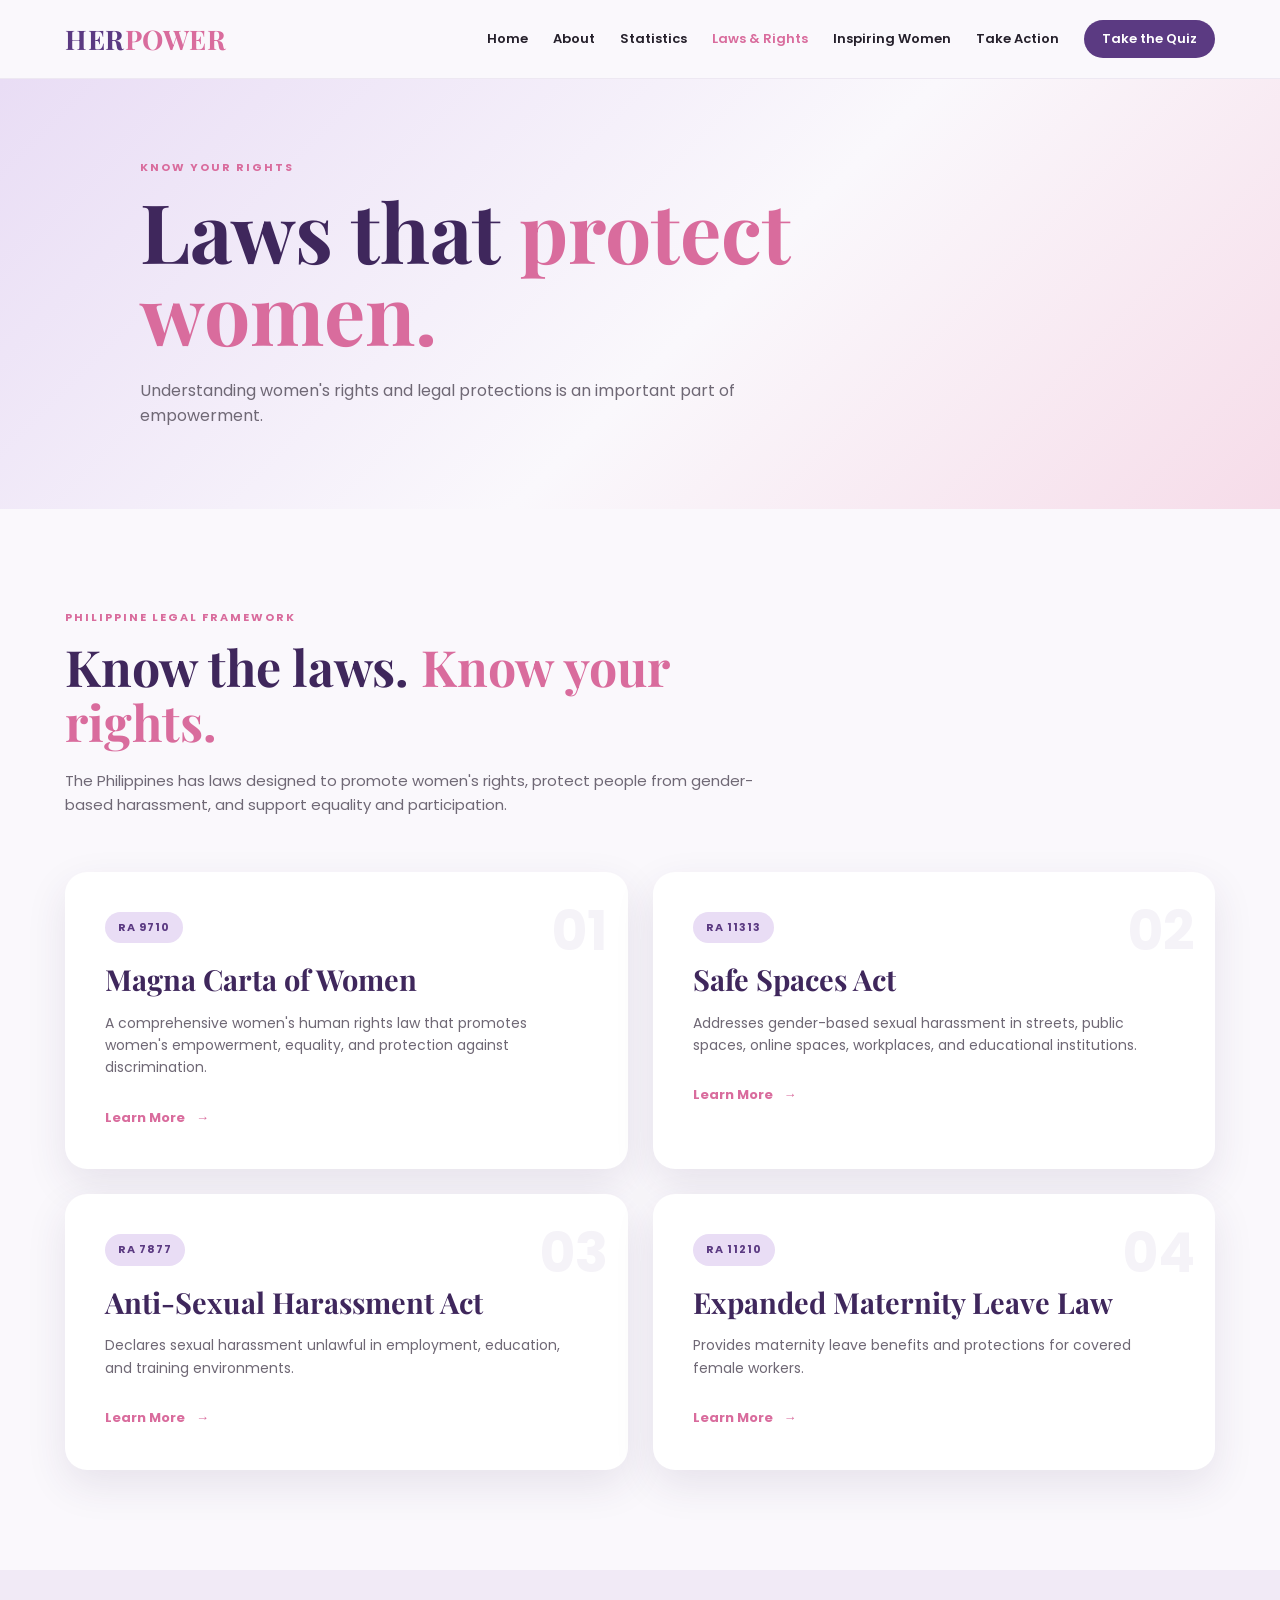
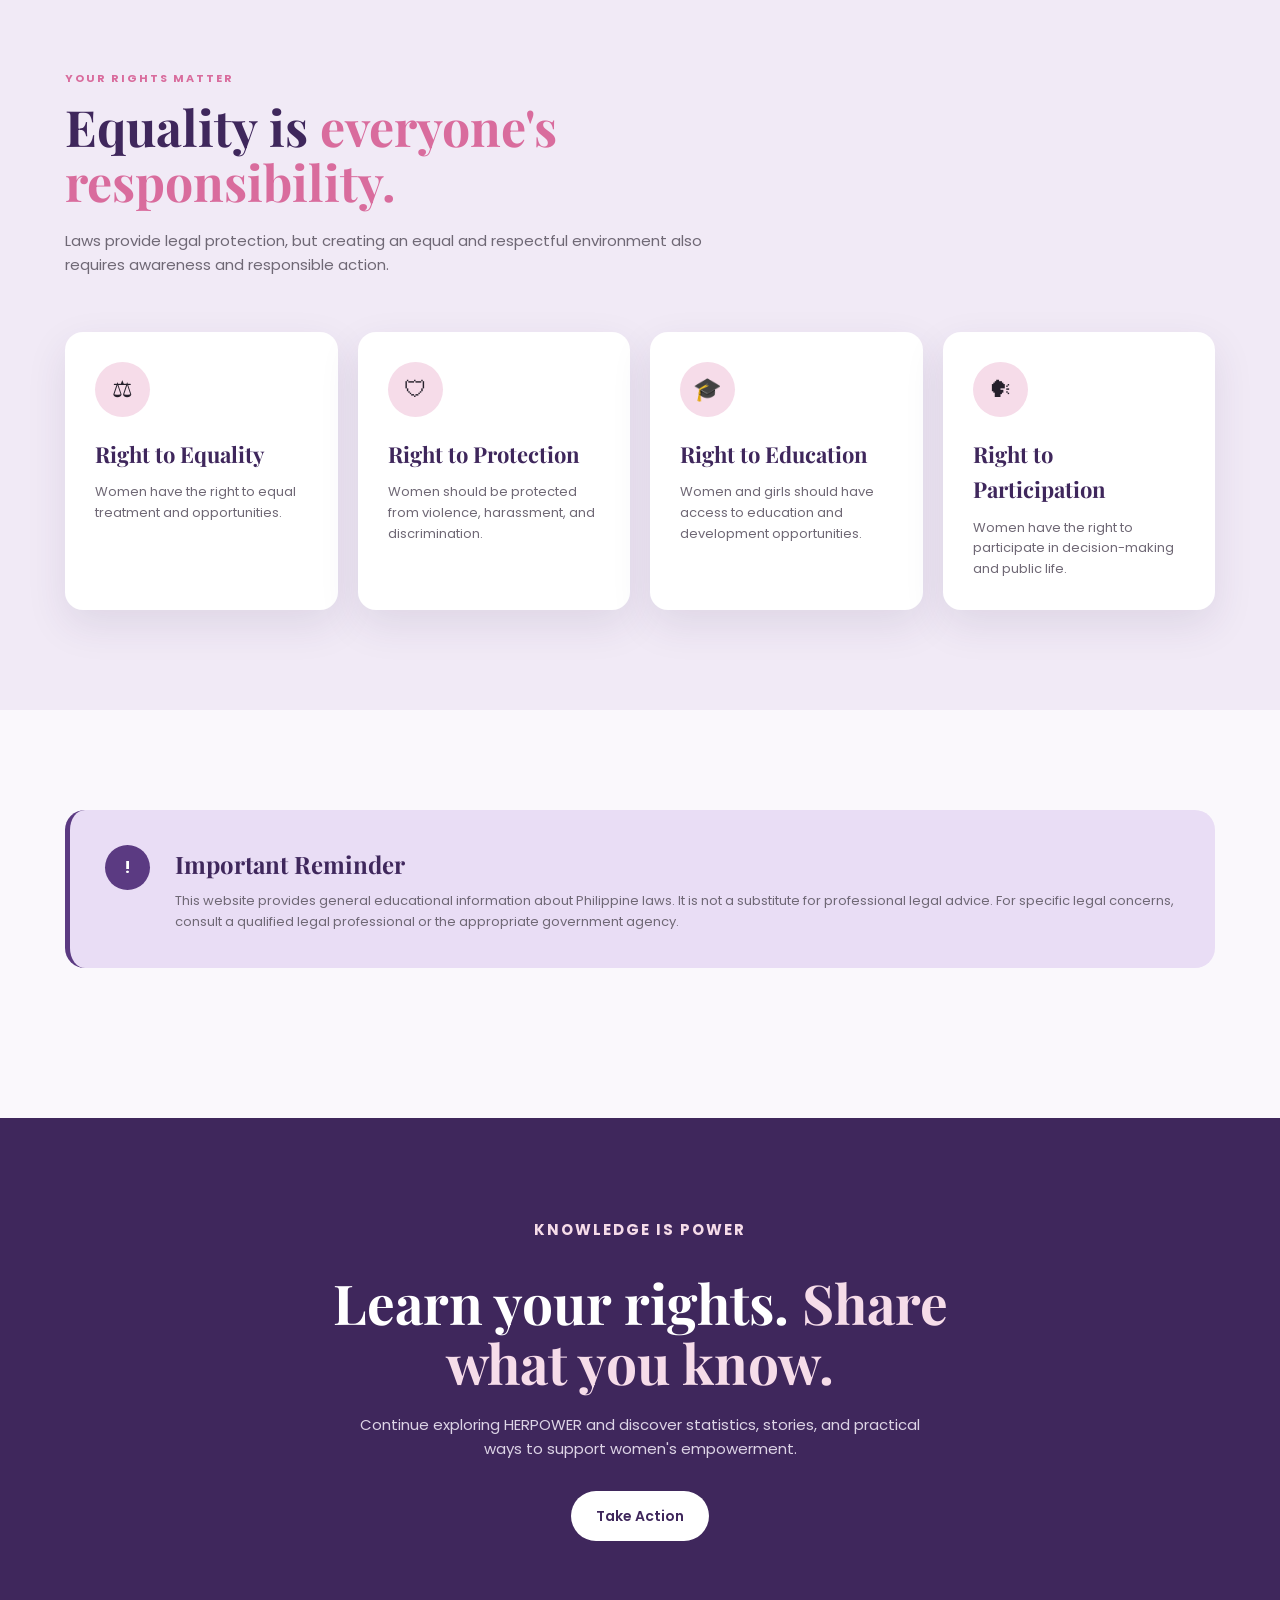
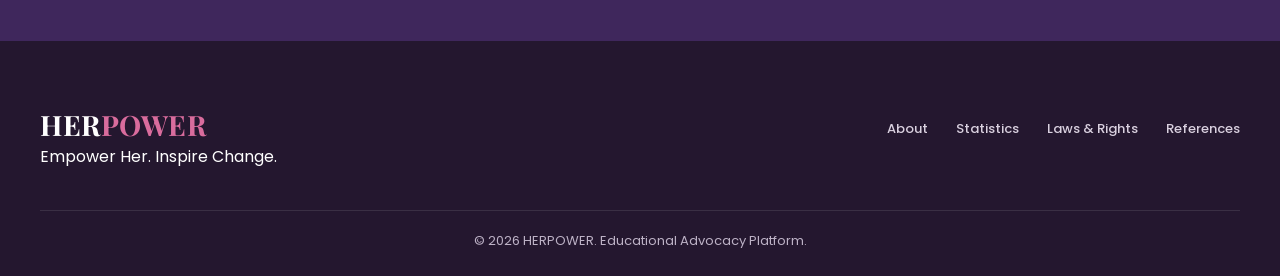
<file: pages/laws.html>
<!DOCTYPE html>
<html lang="en">

<head>

    <meta charset="UTF-8">

    <meta name="viewport" content="width=device-width, initial-scale=1.0">

    <title>Laws & Rights | HERPOWER</title>

    <!-- Google Fonts -->
    <link rel="preconnect" href="https://fonts.googleapis.com">
    <link rel="preconnect" href="https://fonts.gstatic.com" crossorigin>

    <link
        href="https://fonts.googleapis.com/css2?family=Playfair+Display:wght@600;700&family=Poppins:wght@300;400;500;600;700&display=swap"
        rel="stylesheet">

    <!-- CSS -->
    <link rel="stylesheet" href="../css/style.css">
    <link rel="stylesheet" href="../css/responsive.css">

</head>


<body>


    <!-- ================= NAVIGATION ================= -->

    <header class="header">

        <nav class="navbar">

            <a href="../index.html" class="logo">
                HER<span>POWER</span>
            </a>


            <button
                class="menu-toggle"
                id="menuToggle">

                ☰

            </button>


            <ul
                class="nav-links"
                id="navLinks">

                <li>
                    <a href="../index.html">
                        Home
                    </a>
                </li>

                <li>
                    <a href="about.html">
                        About
                    </a>
                </li>

                <li>
                    <a href="statistics.html">
                        Statistics
                    </a>
                </li>

                <li>
                    <a href="laws.html"
                       class="active">

                        Laws & Rights

                    </a>
                </li>

                <li>
                    <a href="inspiring-women.html">
                        Inspiring Women
                    </a>
                </li>

                <li>
                    <a href="empowerment.html">
                        Take Action
                    </a>
                </li>

                <li>
                    <a href="quiz.html"
                       class="nav-button">

                        Take the Quiz

                    </a>
                </li>

            </ul>

        </nav>

    </header>



    <!-- ================= MAIN ================= -->

    <main>


        <!-- ================= PAGE HERO ================= -->

        <section class="page-hero laws-hero">

            <div class="page-hero-content">

                <p class="section-label">
                    KNOW YOUR RIGHTS
                </p>


                <h1>

                    Laws that
                    <span>protect women.</span>

                </h1>


                <p>

                    Understanding women's rights and
                    legal protections is an important
                    part of empowerment.

                </p>

            </div>

        </section>



        <!-- ================= INTRODUCTION ================= -->

        <section class="section">

            <div class="section-heading">

                <p class="section-label">
                    PHILIPPINE LEGAL FRAMEWORK
                </p>


                <h2>

                    Know the laws.
                    <span>Know your rights.</span>

                </h2>


                <p>

                    The Philippines has laws designed to
                    promote women's rights, protect people
                    from gender-based harassment, and
                    support equality and participation.

                </p>

            </div>



            <!-- ================= LAW CARDS ================= -->

            <div class="law-grid">


                <!-- RA 9710 -->

                <article class="law-card">

                    <div class="law-number">
                        01
                    </div>


                    <div class="law-badge">
                        RA 9710
                    </div>


                    <h3>
                        Magna Carta of Women
                    </h3>


                    <p>

                        A comprehensive women's human
                        rights law that promotes women's
                        empowerment, equality, and
                        protection against discrimination.

                    </p>


                    <button
                        class="law-button"
                        data-law="ra9710">

                        Learn More
                        <span>→</span>

                    </button>

                </article>



                <!-- RA 11313 -->

                <article class="law-card">

                    <div class="law-number">
                        02
                    </div>


                    <div class="law-badge">
                        RA 11313
                    </div>


                    <h3>
                        Safe Spaces Act
                    </h3>


                    <p>

                        Addresses gender-based sexual
                        harassment in streets, public
                        spaces, online spaces, workplaces,
                        and educational institutions.

                    </p>


                    <button
                        class="law-button"
                        data-law="ra11313">

                        Learn More
                        <span>→</span>

                    </button>

                </article>



                <!-- RA 7877 -->

                <article class="law-card">

                    <div class="law-number">
                        03
                    </div>


                    <div class="law-badge">
                        RA 7877
                    </div>


                    <h3>
                        Anti-Sexual Harassment Act
                    </h3>


                    <p>

                        Declares sexual harassment
                        unlawful in employment,
                        education, and training
                        environments.

                    </p>


                    <button
                        class="law-button"
                        data-law="ra7877">

                        Learn More
                        <span>→</span>

                    </button>

                </article>



                <!-- RA 11210 -->

                <article class="law-card">

                    <div class="law-number">
                        04
                    </div>


                    <div class="law-badge">
                        RA 11210
                    </div>


                    <h3>
                        Expanded Maternity Leave Law
                    </h3>


                    <p>

                        Provides maternity leave benefits
                        and protections for covered female
                        workers.

                    </p>


                    <button
                        class="law-button"
                        data-law="ra11210">

                        Learn More
                        <span>→</span>

                    </button>

                </article>

            </div>

        </section>



        <!-- ================= RIGHTS SECTION ================= -->

        <section class="rights-section">

            <div class="section">

                <div class="section-heading">

                    <p class="section-label">
                        YOUR RIGHTS MATTER
                    </p>


                    <h2>

                        Equality is
                        <span>everyone's responsibility.</span>

                    </h2>


                    <p>

                        Laws provide legal protection,
                        but creating an equal and respectful
                        environment also requires awareness
                        and responsible action.

                    </p>

                </div>



                <div class="rights-grid">


                    <div class="right-item">

                        <span class="right-icon">
                            ⚖
                        </span>

                        <h3>
                            Right to Equality
                        </h3>

                        <p>
                            Women have the right to
                            equal treatment and
                            opportunities.
                        </p>

                    </div>



                    <div class="right-item">

                        <span class="right-icon">
                            🛡
                        </span>

                        <h3>
                            Right to Protection
                        </h3>

                        <p>
                            Women should be protected
                            from violence, harassment,
                            and discrimination.
                        </p>

                    </div>



                    <div class="right-item">

                        <span class="right-icon">
                            🎓
                        </span>

                        <h3>
                            Right to Education
                        </h3>

                        <p>
                            Women and girls should have
                            access to education and
                            development opportunities.
                        </p>

                    </div>



                    <div class="right-item">

                        <span class="right-icon">
                            🗣
                        </span>

                        <h3>
                            Right to Participation
                        </h3>

                        <p>
                            Women have the right to
                            participate in decision-making
                            and public life.
                        </p>

                    </div>

                </div>

            </div>

        </section>



        <!-- ================= IMPORTANT NOTE ================= -->

        <section class="legal-note section">

            <div class="legal-note-box">

                <div class="legal-note-icon">
                    !
                </div>


                <div>

                    <h3>
                        Important Reminder
                    </h3>


                    <p>

                        This website provides general
                        educational information about
                        Philippine laws. It is not a substitute
                        for professional legal advice. For
                        specific legal concerns, consult a
                        qualified legal professional or the
                        appropriate government agency.

                    </p>

                </div>

            </div>

        </section>



        <!-- ================= CTA ================= -->

        <section class="cta-section">

            <div class="cta-content">

                <p class="section-label">
                    KNOWLEDGE IS POWER
                </p>


                <h2>

                    Learn your rights.
                    <span>Share what you know.</span>

                </h2>


                <p>

                    Continue exploring HERPOWER and
                    discover statistics, stories, and
                    practical ways to support women's
                    empowerment.

                </p>


                <a
                    href="empowerment.html"
                    class="btn btn-light">

                    Take Action

                </a>

            </div>

        </section>

    </main>



    <!-- ================= LAW MODAL ================= -->

    <div
        class="law-modal"
        id="lawModal">

        <div class="law-modal-content">

            <button
                class="modal-close"
                id="modalClose">

                ×

            </button>


            <span
                class="modal-badge"
                id="modalBadge">

            </span>


            <h2 id="modalTitle">
            </h2>


            <p id="modalDescription">
            </p>


            <div class="modal-details">

                <h4>
                    What it covers
                </h4>


                <p id="modalDetails">
                </p>

            </div>


            <p
                class="modal-source"
                id="modalSource">

            </p>

        </div>

    </div>



    <!-- ================= FOOTER ================= -->

    <footer class="footer">

        <div class="footer-content">

            <div>

                <a
                    href="../index.html"
                    class="logo">

                    HER<span>POWER</span>

                </a>


                <p>
                    Empower Her. Inspire Change.
                </p>

            </div>


            <div class="footer-links">

                <a href="about.html">
                    About
                </a>

                <a href="statistics.html">
                    Statistics
                </a>

                <a href="laws.html">
                    Laws & Rights
                </a>

                <a href="references.html">
                    References
                </a>

            </div>

        </div>


        <div class="footer-bottom">

            <p>

                © 2026 HERPOWER.
                Educational Advocacy Platform.

            </p>

        </div>

    </footer>



    <!-- ================= JAVASCRIPT ================= -->

    <script src="../js/main.js"></script>

    <script src="../js/laws.js"></script>


</body>

</html>
</file>
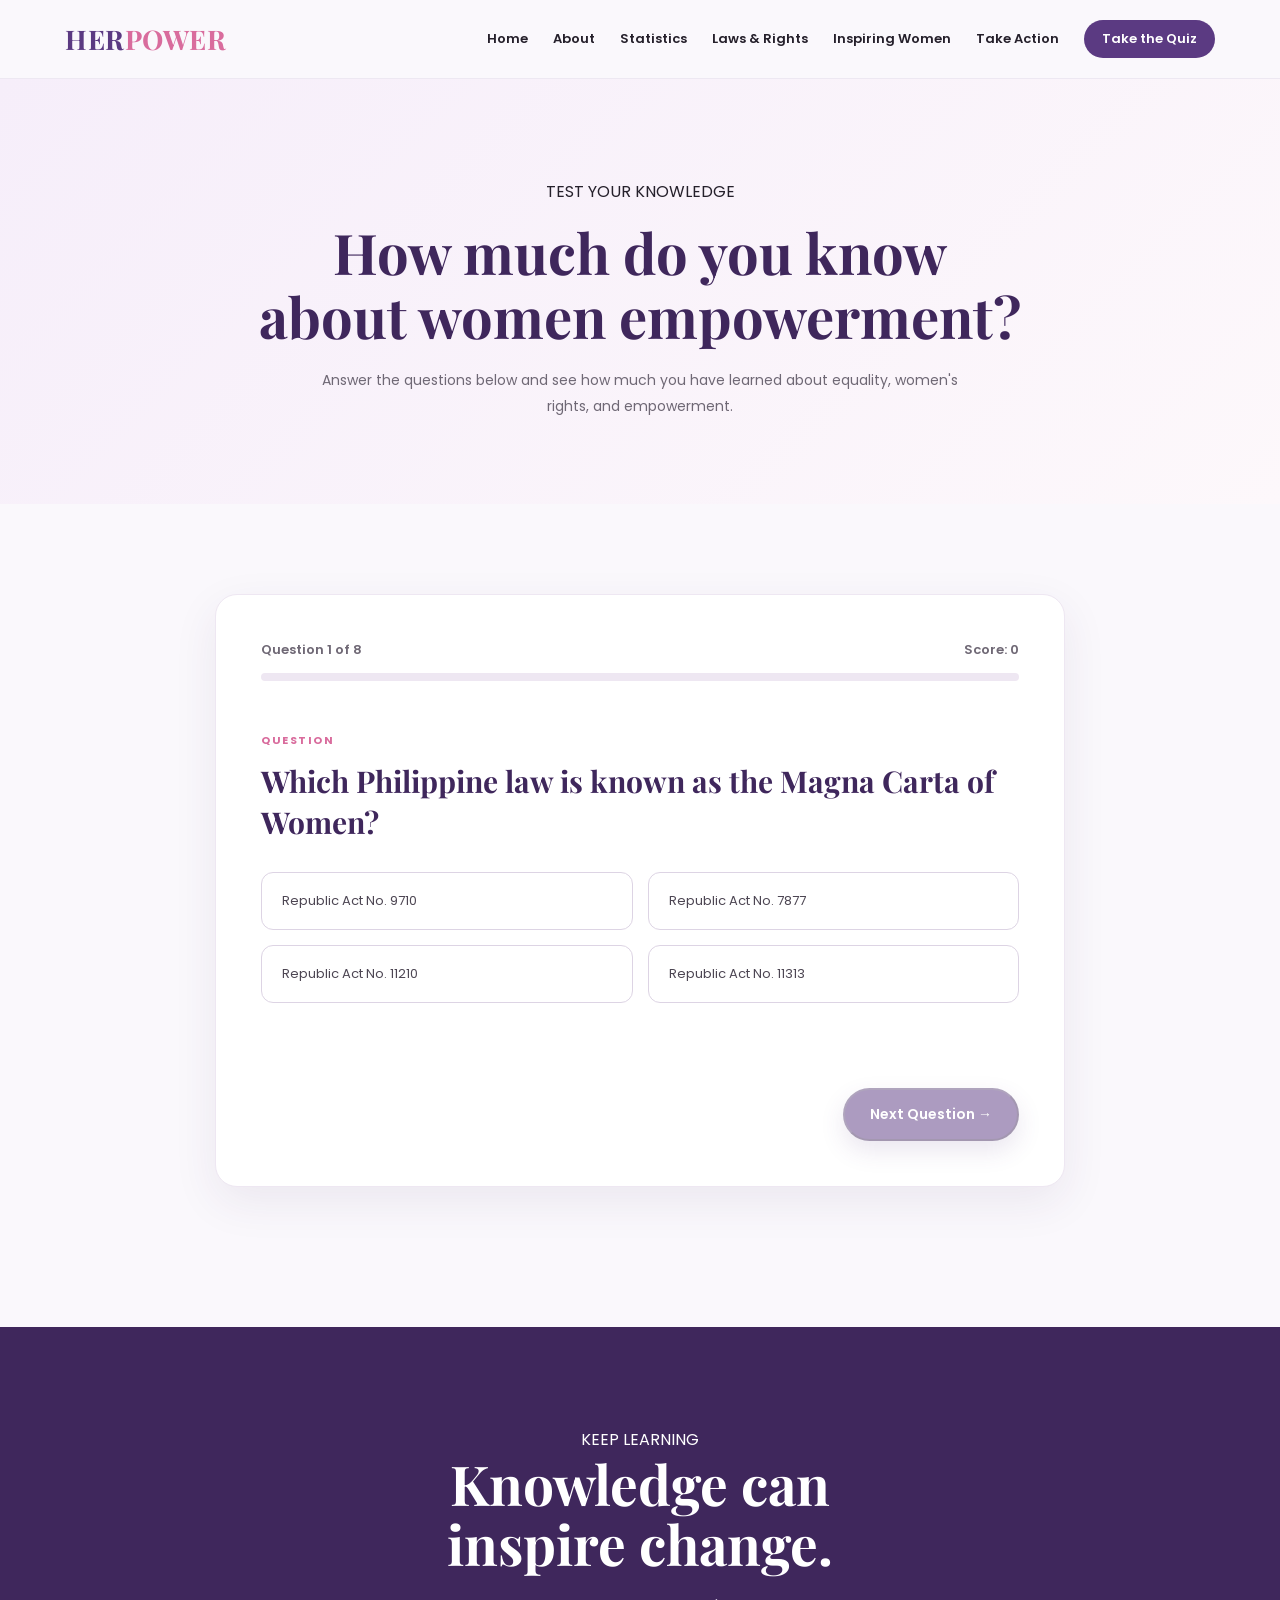
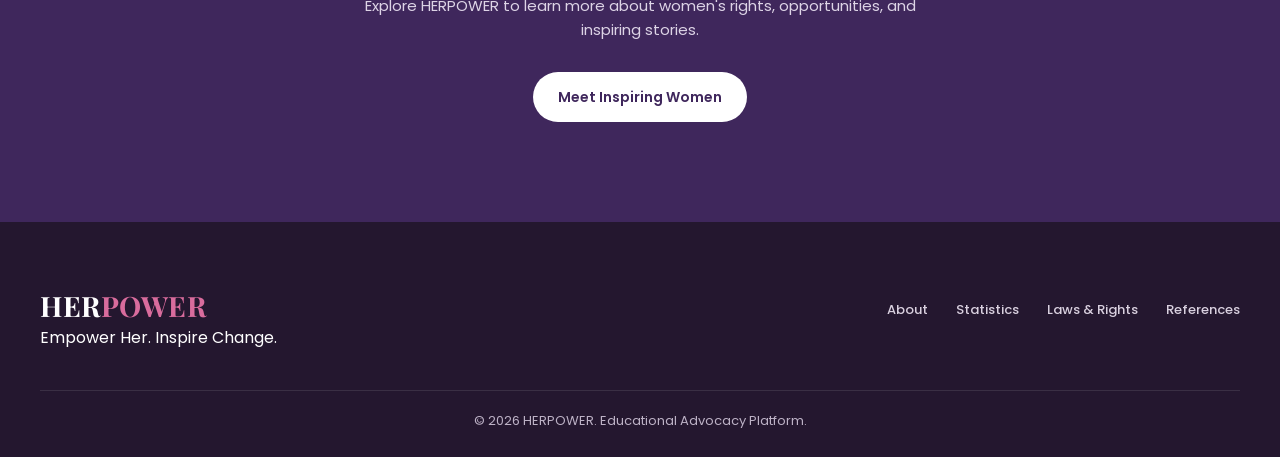
<file: pages/quiz.html>
<!DOCTYPE html>
<html lang="en">

<head>
    <meta charset="UTF-8">
    <meta name="viewport" content="width=device-width, initial-scale=1.0">

    <title>Take the Quiz | HERPOWER</title>

    <link rel="stylesheet" href="../css/style.css">
    <link rel="stylesheet" href="../css/responsive.css">
</head>

<body>

    <!-- =========================
         HEADER / NAVIGATION
    ========================== -->
    <header class="header">

        <nav class="navbar">

            <!-- LOGO -->
            <a href="../index.html" class="logo">
                HER<span>POWER</span>
            </a>


            <!-- MOBILE MENU BUTTON -->
            <button
                class="menu-toggle"
                id="menuToggle"
                aria-label="Open navigation menu">

                ☰

            </button>


            <!-- NAVIGATION LINKS -->
            <ul class="nav-links" id="navLinks">

                <li>
                    <a href="../index.html">
                        Home
                    </a>
                </li>

                <li>
                    <a href="about.html">
                        About
                    </a>
                </li>

                <li>
                    <a href="statistics.html">
                        Statistics
                    </a>
                </li>

                <li>
                    <a href="laws.html">
                        Laws & Rights
                    </a>
                </li>

                <li>
                    <a href="inspiring-women.html">
                        Inspiring Women
                    </a>
                </li>

                <li>
                    <a href="empowerment.html">
                        Take Action
                    </a>
                </li>

                <li>
                    <a
                        href="quiz.html"
                        class="nav-button active">
                        Take the Quiz
                    </a>
                </li>

            </ul>

        </nav>

    </header>


    <!-- =========================
         QUIZ HERO
    ========================== -->
    <section class="quiz-hero">

        <div class="container">

            <span class="eyebrow">
                TEST YOUR KNOWLEDGE
            </span>

            <h1>
                How much do you know<br>
                about women empowerment?
            </h1>

            <p>
                Answer the questions below and see how much
                you have learned about equality, women's rights,
                and empowerment.
            </p>

        </div>

    </section>


    <!-- =========================
         QUIZ
    ========================== -->
    <section class="quiz-section">

        <div class="container">

            <div
                class="quiz-wrapper"
                id="quizWrapper">

                <!-- QUIZ TOP -->
                <div class="quiz-top">

                    <span id="questionNumber">
                        Question 1 of 8
                    </span>

                    <span id="scoreDisplay">
                        Score: 0
                    </span>

                </div>


                <!-- PROGRESS BAR -->
                <div class="quiz-progress">

                    <div
                        class="quiz-progress-bar"
                        id="quizProgressBar">
                    </div>

                </div>


                <!-- QUESTION -->
                <div class="quiz-question">

                    <span class="question-label">
                        QUESTION
                    </span>

                    <h2 id="questionText">
                        Loading question...
                    </h2>

                </div>


                <!-- OPTIONS -->
                <div
                    class="quiz-options"
                    id="quizOptions">
                </div>


                <!-- FEEDBACK -->
                <div
                    class="quiz-feedback"
                    id="quizFeedback">
                </div>


                <!-- NEXT BUTTON -->
                <div class="quiz-navigation">

                    <button
                        class="btn btn-primary"
                        id="nextButton"
                        disabled>

                        Next Question →

                    </button>

                </div>

            </div>


            <!-- =========================
                 QUIZ RESULT
            ========================== -->
            <div
                class="quiz-result"
                id="quizResult">

                <span class="eyebrow">
                    QUIZ COMPLETE
                </span>


                <div class="result-icon">
                    ★
                </div>


                <h2>
                    Your Result
                </h2>


                <p class="result-score">

                    <span id="finalScore">
                        0
                    </span>

                    / 8

                </p>


                <p id="resultMessage">
                    Great job!
                </p>


                <div class="result-actions">

                    <button
                        class="btn btn-primary"
                        id="restartButton">

                        Try Again

                    </button>


                    <a
                        href="empowerment.html"
                        class="btn btn-outline">

                        Take Action

                    </a>

                </div>

            </div>

        </div>

    </section>


    <!-- =========================
         LEARNING CTA
    ========================== -->
    <section class="cta-section">

        <div class="container">

            <div class="cta-content">

                <span class="eyebrow">
                    KEEP LEARNING
                </span>

                <h2>
                    Knowledge can<br>
                    inspire change.
                </h2>

                <p>
                    Explore HERPOWER to learn more about women's
                    rights, opportunities, and inspiring stories.
                </p>

                <a
                    href="inspiring-women.html"
                    class="btn btn-light">

                    Meet Inspiring Women

                </a>

            </div>

        </div>

    </section>


    <!-- =========================
         FOOTER
    ========================== -->
    <footer class="footer">

        <div class="footer-content">

            <!-- FOOTER BRAND -->
            <div>

                <a
                    href="../index.html"
                    class="logo">

                    HER<span>POWER</span>

                </a>

                <p>
                    Empower Her. Inspire Change.
                </p>

            </div>


            <!-- FOOTER LINKS -->
            <div class="footer-links">

                <a href="about.html">
                    About
                </a>

                <a href="statistics.html">
                    Statistics
                </a>

                <a href="laws.html">
                    Laws & Rights
                </a>

                <a href="references.html">
                    References
                </a>

            </div>

        </div>


        <!-- FOOTER BOTTOM -->
        <div class="footer-bottom">

            <p>
                © 2026 HERPOWER.
                Educational Advocacy Platform.
            </p>

        </div>

    </footer>


    <!-- =========================
         JAVASCRIPT
    ========================== -->
    <script src="../js/main.js"></script>
    <script src="../js/quiz.js"></script>

</body>

</html>
</file>
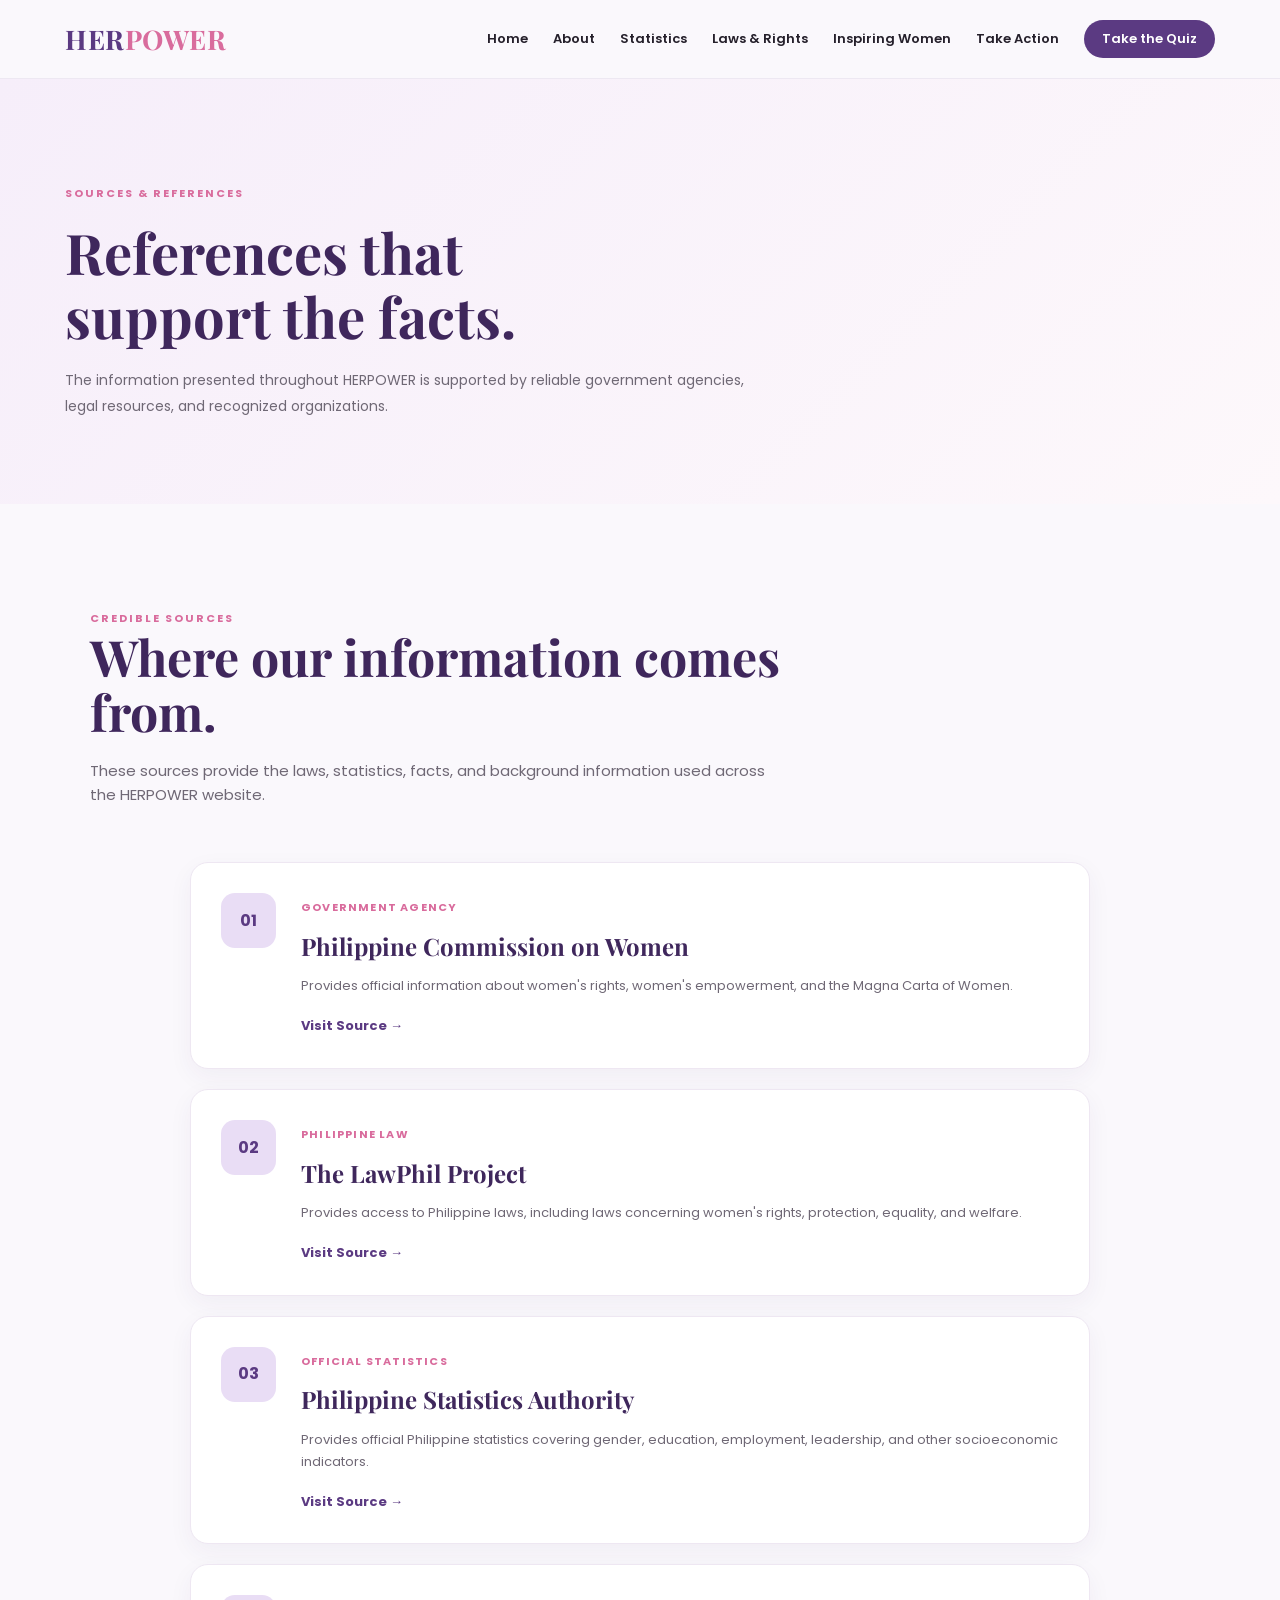
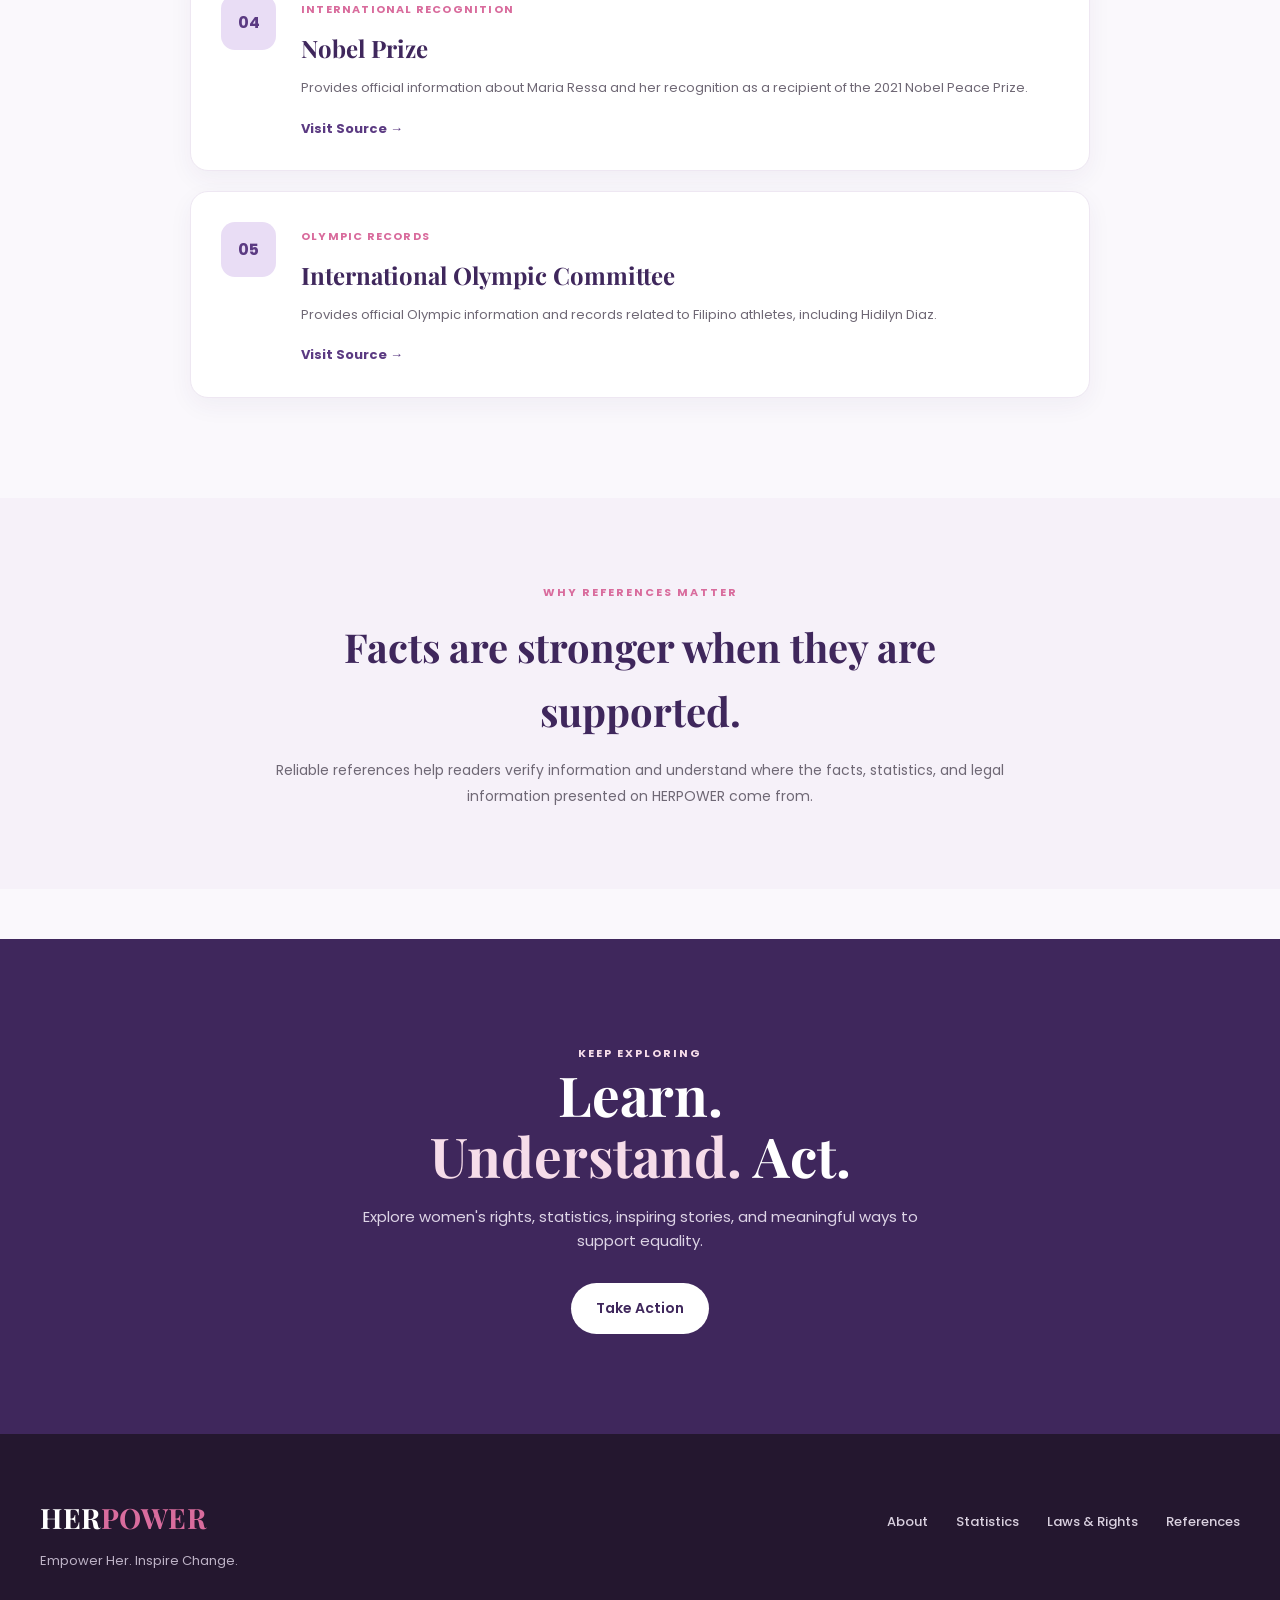
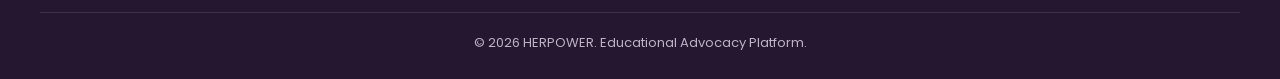
<file: pages/references.html>
<!DOCTYPE html>
<html lang="en">

<head>

    <meta charset="UTF-8">

    <meta
        name="viewport"
        content="width=device-width, initial-scale=1.0">

    <title>References | HERPOWER</title>

    <link rel="stylesheet" href="../css/style.css">
    <link rel="stylesheet" href="../css/responsive.css">

</head>


<body>


    <!-- =========================================
         HEADER
    ========================================== -->

    <header class="header">

        <nav class="navbar">

            <!-- LOGO -->

            <a
                href="../index.html"
                class="logo">

                HER<span>POWER</span>

            </a>


            <!-- MOBILE MENU -->

            <button
                class="menu-toggle"
                id="menuToggle"
                aria-label="Open navigation menu">

                ☰

            </button>


            <!-- NAVIGATION -->

            <ul
                class="nav-links"
                id="navLinks">

                <li>
                    <a href="../index.html">
                        Home
                    </a>
                </li>

                <li>
                    <a href="about.html">
                        About
                    </a>
                </li>

                <li>
                    <a href="statistics.html">
                        Statistics
                    </a>
                </li>

                <li>
                    <a href="laws.html">
                        Laws & Rights
                    </a>
                </li>

                <li>
                    <a href="inspiring-women.html">
                        Inspiring Women
                    </a>
                </li>

                <li>
                    <a href="empowerment.html">
                        Take Action
                    </a>
                </li>

                <li>
                    <a
                        href="quiz.html"
                        class="nav-button">

                        Take the Quiz

                    </a>
                </li>

            </ul>

        </nav>

    </header>


    <!-- =========================================
         REFERENCES HERO
    ========================================== -->

    <section class="references-hero">

        <div class="container">

            <span class="section-label">
                SOURCES & REFERENCES
            </span>

            <h1>
                References that<br>
                <span>support the facts.</span>
            </h1>

            <p>
                The information presented throughout HERPOWER
                is supported by reliable government agencies,
                legal resources, and recognized organizations.
            </p>

        </div>

    </section>


    <!-- =========================================
         REFERENCES
    ========================================== -->

    <section class="section">

        <div class="container">

            <div class="section-heading">

                <span class="section-label">
                    CREDIBLE SOURCES
                </span>

                <h2>
                    Where our information comes from.
                </h2>

                <p>
                    These sources provide the laws, statistics,
                    facts, and background information used across
                    the HERPOWER website.
                </p>

            </div>


            <div class="reference-list">


                <!-- REFERENCE 1 -->

                <article class="reference-card">

                    <div class="reference-number">
                        01
                    </div>

                    <div class="reference-content">

                        <span class="reference-category">
                            GOVERNMENT AGENCY
                        </span>

                        <h3>
                            Philippine Commission on Women
                        </h3>

                        <p>
                            Provides official information about
                            women's rights, women's empowerment,
                            and the Magna Carta of Women.
                        </p>

                        <a
                            href="https://pcw.gov.ph/magna-carta-of-women/"
                            target="_blank"
                            rel="noopener noreferrer"
                            class="reference-link">

                            Visit Source →

                        </a>

                    </div>

                </article>


                <!-- REFERENCE 2 -->

                <article class="reference-card">

                    <div class="reference-number">
                        02
                    </div>

                    <div class="reference-content">

                        <span class="reference-category">
                            PHILIPPINE LAW
                        </span>

                        <h3>
                            The LawPhil Project
                        </h3>

                        <p>
                            Provides access to Philippine laws,
                            including laws concerning women's rights,
                            protection, equality, and welfare.
                        </p>

                        <a
                            href="https://lawphil.net/"
                            target="_blank"
                            rel="noopener noreferrer"
                            class="reference-link">

                            Visit Source →

                        </a>

                    </div>

                </article>


                <!-- REFERENCE 3 -->

                <article class="reference-card">

                    <div class="reference-number">
                        03
                    </div>

                    <div class="reference-content">

                        <span class="reference-category">
                            OFFICIAL STATISTICS
                        </span>

                        <h3>
                            Philippine Statistics Authority
                        </h3>

                        <p>
                            Provides official Philippine statistics
                            covering gender, education, employment,
                            leadership, and other socioeconomic indicators.
                        </p>

                        <a
                            href="https://psa.gov.ph/gender-statistics"
                            target="_blank"
                            rel="noopener noreferrer"
                            class="reference-link">

                            Visit Source →

                        </a>

                    </div>

                </article>


                <!-- REFERENCE 4 -->

                <article class="reference-card">

                    <div class="reference-number">
                        04
                    </div>

                    <div class="reference-content">

                        <span class="reference-category">
                            INTERNATIONAL RECOGNITION
                        </span>

                        <h3>
                            Nobel Prize
                        </h3>

                        <p>
                            Provides official information about
                            Maria Ressa and her recognition as a
                            recipient of the 2021 Nobel Peace Prize.
                        </p>

                        <a
                            href="https://www.nobelprize.org/prizes/peace/2021/ressa/facts/"
                            target="_blank"
                            rel="noopener noreferrer"
                            class="reference-link">

                            Visit Source →

                        </a>

                    </div>

                </article>


                <!-- REFERENCE 5 -->

                <article class="reference-card">

                    <div class="reference-number">
                        05
                    </div>

                    <div class="reference-content">

                        <span class="reference-category">
                            OLYMPIC RECORDS
                        </span>

                        <h3>
                            International Olympic Committee
                        </h3>

                        <p>
                            Provides official Olympic information
                            and records related to Filipino athletes,
                            including Hidilyn Diaz.
                        </p>

                        <a
                            href="https://olympics.com/"
                            target="_blank"
                            rel="noopener noreferrer"
                            class="reference-link">

                            Visit Source →

                        </a>

                    </div>

                </article>


            </div>

        </div>

    </section>


    <!-- =========================================
         WHY REFERENCES MATTER
    ========================================== -->

    <section class="reference-note-section">

        <div class="container">

            <div class="reference-note">

                <span class="section-label">
                    WHY REFERENCES MATTER
                </span>

                <h2>
                    Facts are stronger when they are supported.
                </h2>

                <p>
                    Reliable references help readers verify
                    information and understand where the facts,
                    statistics, and legal information presented
                    on HERPOWER come from.
                </p>

            </div>

        </div>

    </section>


    <!-- =========================================
         CTA
    ========================================== -->

    <section class="cta-section">

        <div class="container">

            <div class="cta-content">

                <span class="section-label">
                    KEEP EXPLORING
                </span>

                <h2>
                    Learn.<br>
                    <span>Understand.</span>
                    Act.
                </h2>

                <p>
                    Explore women's rights, statistics,
                    inspiring stories, and meaningful ways
                    to support equality.
                </p>

                <a
                    href="empowerment.html"
                    class="btn btn-light">

                    Take Action

                </a>

            </div>

        </div>

    </section>


    <!-- =========================================
         FOOTER
    ========================================== -->

    <footer class="footer">

        <div class="footer-content">

            <!-- BRAND -->

            <div class="footer-brand">

                <a
                    href="../index.html"
                    class="logo">

                    HER<span>POWER</span>

                </a>

                <p>
                    Empower Her. Inspire Change.
                </p>

            </div>


            <!-- LINKS -->

            <div class="footer-links">

                <a href="about.html">
                    About
                </a>

                <a href="statistics.html">
                    Statistics
                </a>

                <a href="laws.html">
                    Laws & Rights
                </a>

                <a href="references.html">
                    References
                </a>

            </div>

        </div>


        <!-- COPYRIGHT -->

        <div class="footer-bottom">

            <p>
                © 2026 HERPOWER. Educational Advocacy Platform.
            </p>

        </div>

    </footer>


    <!-- =========================================
         JAVASCRIPT
    ========================================== -->

    <script src="../js/main.js"></script>

</body>

</html>
</file>
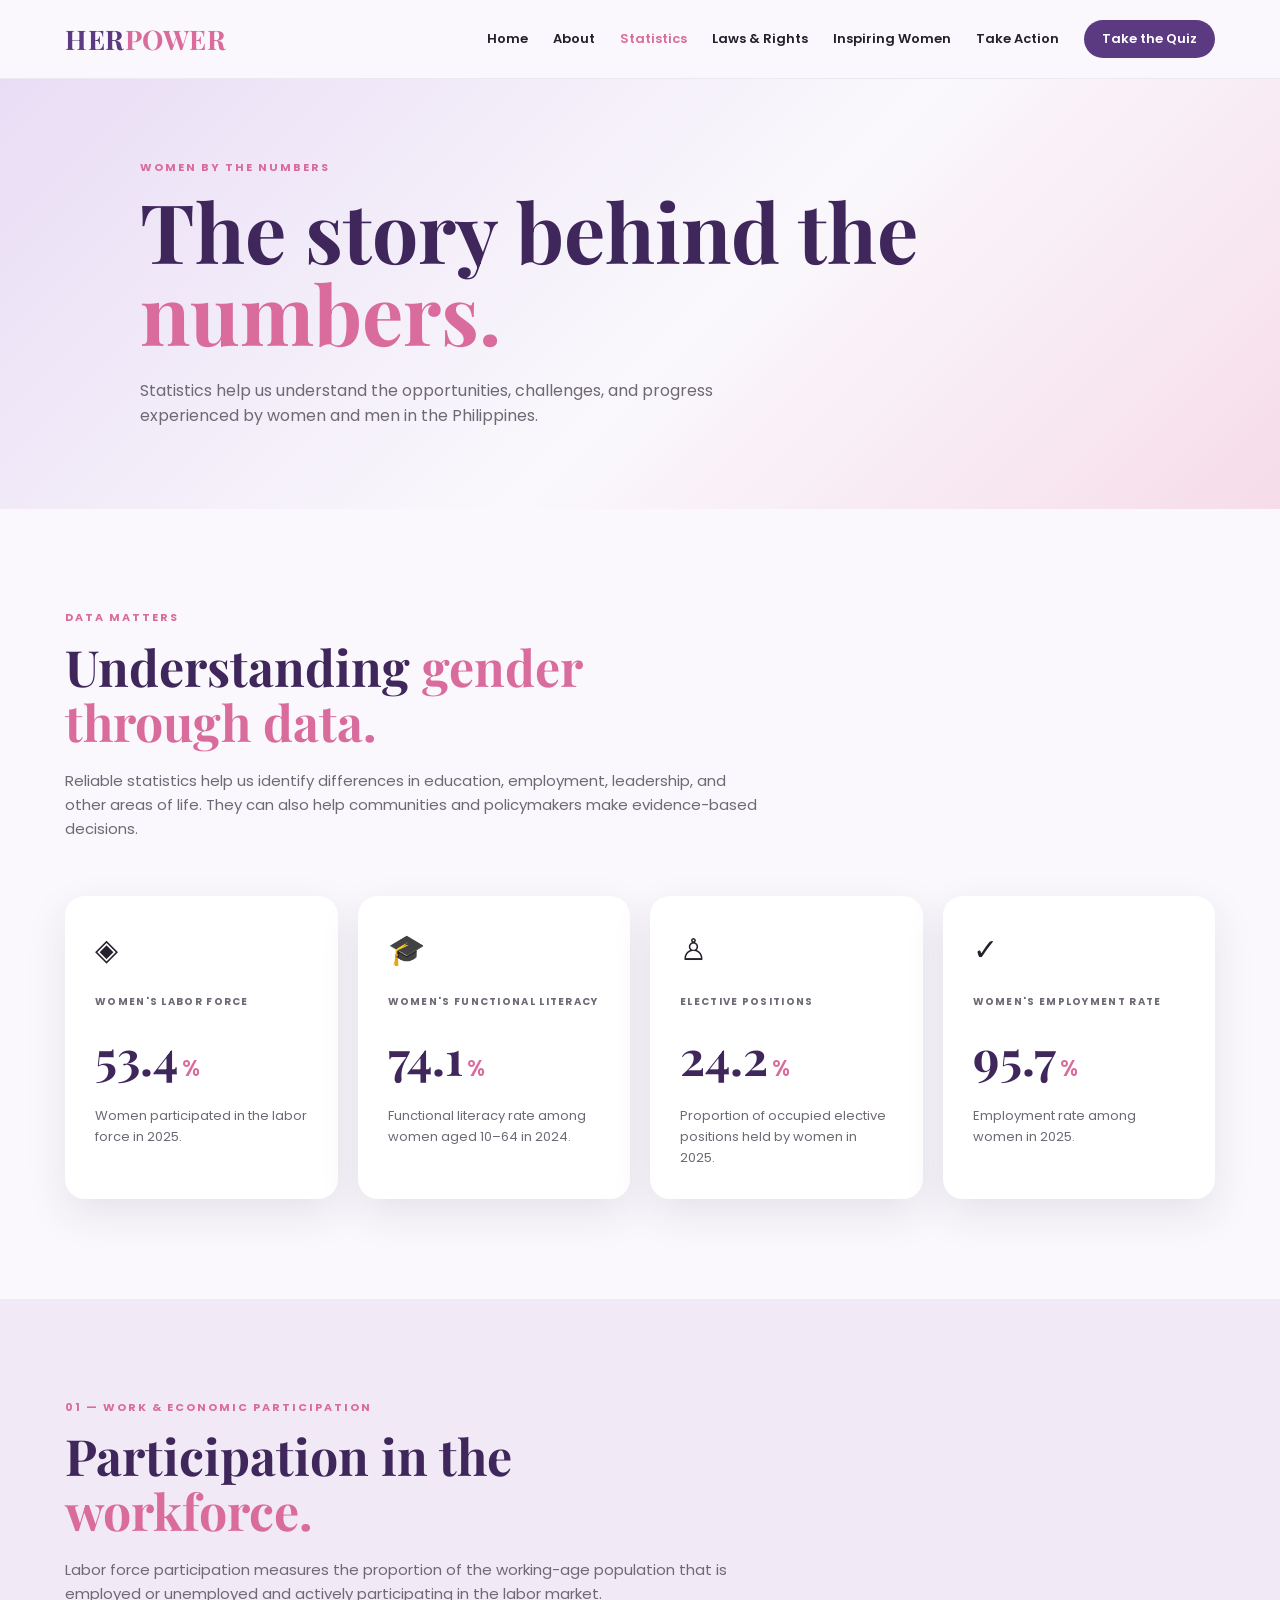
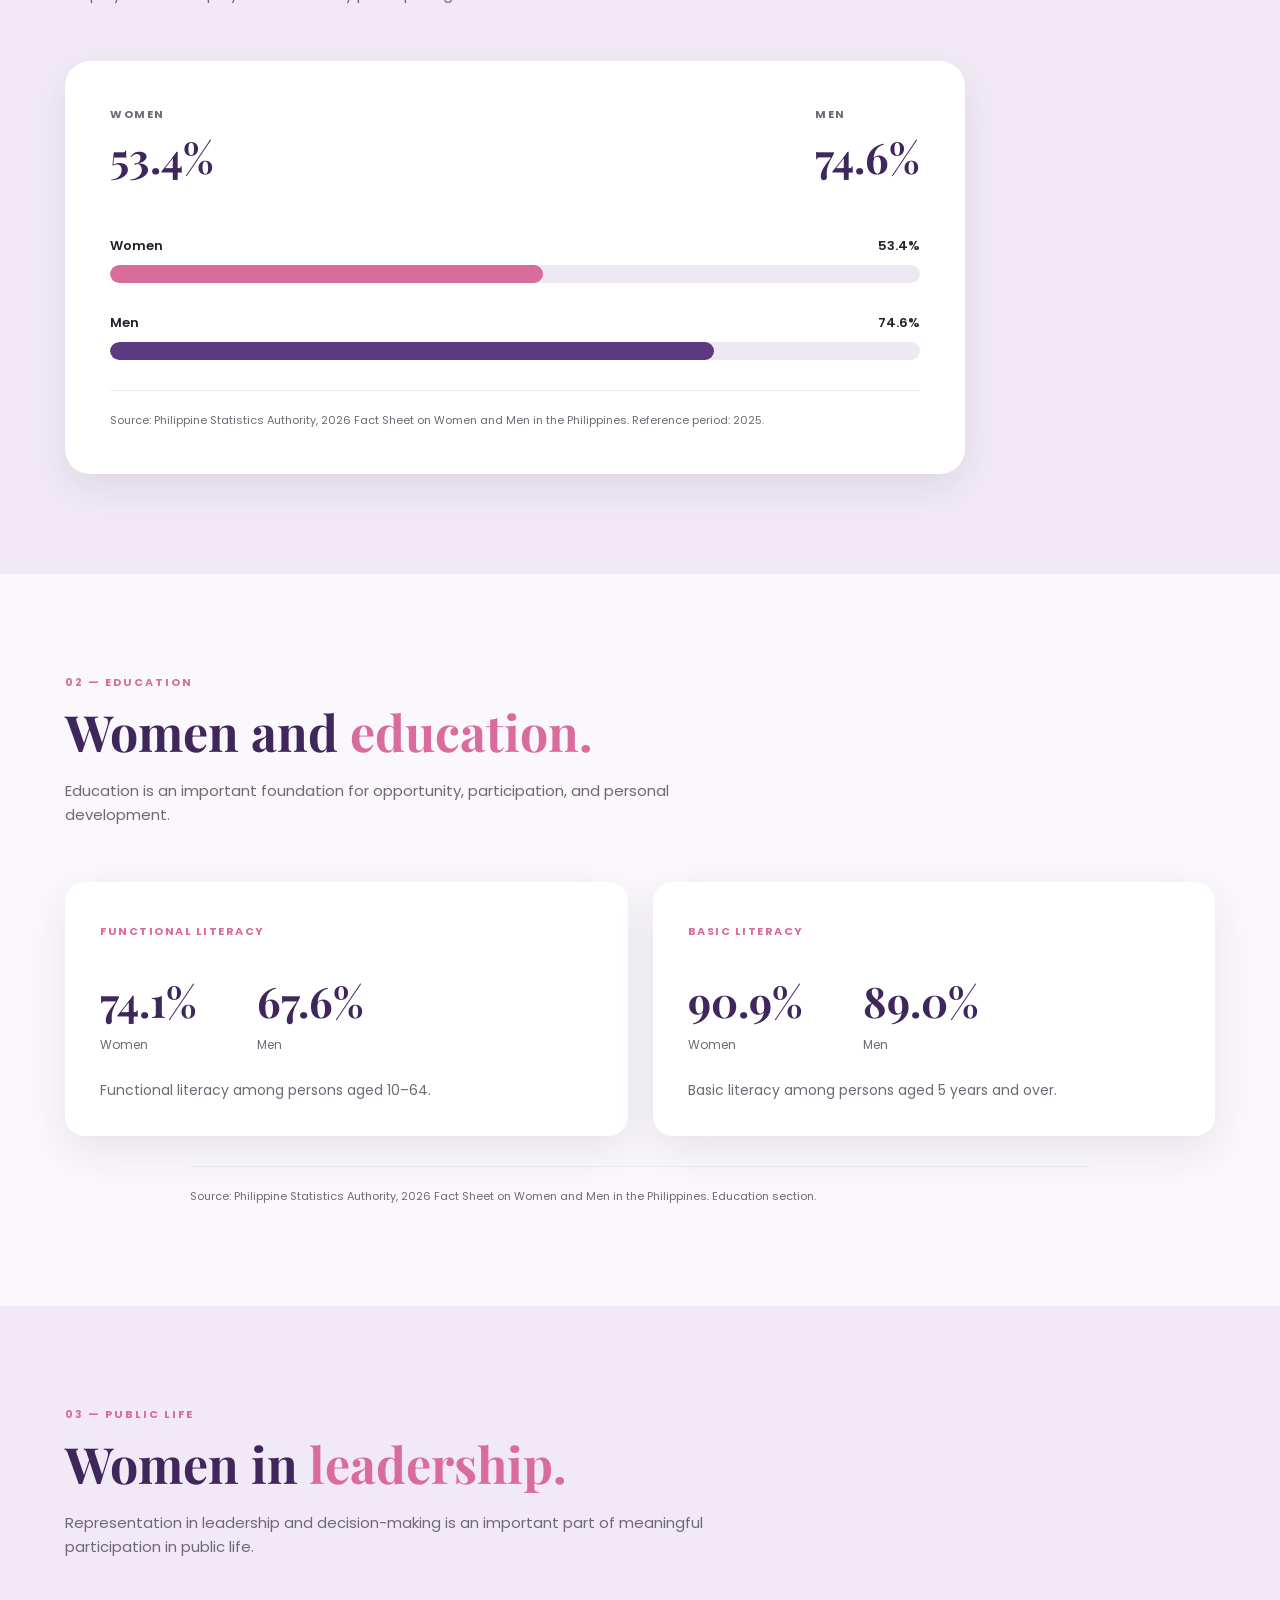
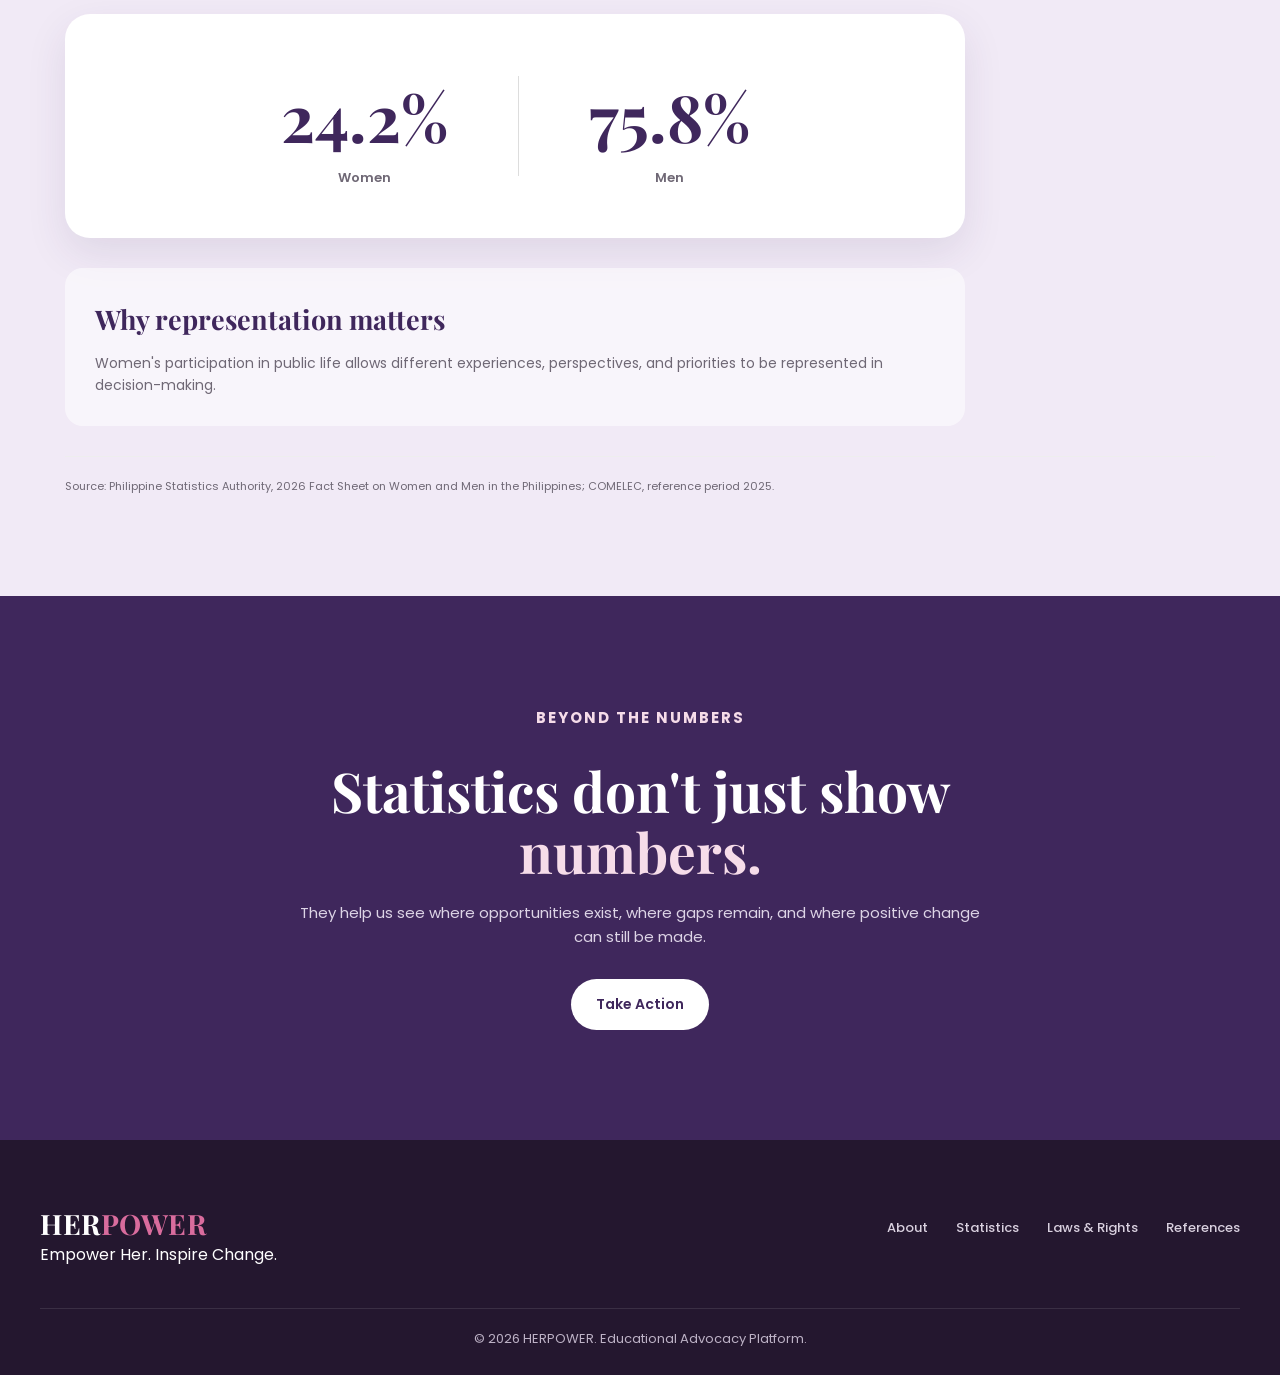
<file: pages/statistics.html>
<!DOCTYPE html>
<html lang="en">

<head>

    <meta charset="UTF-8">

    <meta name="viewport"
        content="width=device-width, initial-scale=1.0">

    <title>Statistics | HERPOWER</title>

    <!-- Google Fonts -->
    <link rel="preconnect"
        href="https://fonts.googleapis.com">

    <link rel="preconnect"
        href="https://fonts.gstatic.com"
        crossorigin>

    <link
        href="https://fonts.googleapis.com/css2?family=Playfair+Display:wght@600;700&family=Poppins:wght@300;400;500;600;700&display=swap"
        rel="stylesheet">

    <!-- CSS -->
    <link rel="stylesheet"
        href="../css/style.css">

    <link rel="stylesheet"
        href="../css/responsive.css">

</head>


<body>


    <!-- ================= NAVIGATION ================= -->

    <header class="header">

        <nav class="navbar">

            <a href="../index.html"
                class="logo">

                HER<span>POWER</span>

            </a>


            <button
                class="menu-toggle"
                id="menuToggle">

                ☰

            </button>


            <ul
                class="nav-links"
                id="navLinks">

                <li>
                    <a href="../index.html">
                        Home
                    </a>
                </li>

                <li>
                    <a href="about.html">
                        About
                    </a>
                </li>

                <li>
                    <a href="statistics.html"
                        class="active">

                        Statistics

                    </a>
                </li>

                <li>
                    <a href="laws.html">
                        Laws & Rights
                    </a>
                </li>

                <li>
                    <a href="inspiring-women.html">
                        Inspiring Women
                    </a>
                </li>

                <li>
                    <a href="empowerment.html">
                        Take Action
                    </a>
                </li>

                <li>
                    <a href="quiz.html"
                        class="nav-button">

                        Take the Quiz

                    </a>
                </li>

            </ul>

        </nav>

    </header>



    <!-- ================= PAGE HERO ================= -->

    <main>

        <section class="page-hero statistics-hero">

            <div class="page-hero-content">

                <p class="section-label">

                    WOMEN BY THE NUMBERS

                </p>


                <h1>

                    The story behind
                    the <span>numbers.</span>

                </h1>


                <p>

                    Statistics help us understand the
                    opportunities, challenges, and
                    progress experienced by women and
                    men in the Philippines.

                </p>

            </div>

        </section>



        <!-- ================= INTRODUCTION ================= -->

        <section class="section statistics-intro">

            <div class="section-heading">

                <p class="section-label">

                    DATA MATTERS

                </p>


                <h2>

                    Understanding
                    <span>gender through data.</span>

                </h2>


                <p>

                    Reliable statistics help us identify
                    differences in education, employment,
                    leadership, and other areas of life.
                    They can also help communities and
                    policymakers make evidence-based
                    decisions.

                </p>

            </div>



            <!-- ================= STAT CARDS ================= -->

            <div class="stat-cards">


                <!-- CARD 1 -->

                <article class="stat-card">

                    <div class="stat-card-icon">
                        ◈
                    </div>

                    <span class="stat-card-label">

                        WOMEN'S LABOR FORCE

                    </span>

                    <strong
                        class="counter"
                        data-target="53.4">

                        0

                    </strong>

                    <span class="stat-percent">
                        %
                    </span>

                    <p>

                        Women participated in the
                        labor force in 2025.

                    </p>

                </article>



                <!-- CARD 2 -->

                <article class="stat-card">

                    <div class="stat-card-icon">
                        🎓
                    </div>

                    <span class="stat-card-label">

                        WOMEN'S FUNCTIONAL LITERACY

                    </span>

                    <strong
                        class="counter"
                        data-target="74.1">

                        0

                    </strong>

                    <span class="stat-percent">
                        %
                    </span>

                    <p>

                        Functional literacy rate among
                        women aged 10–64 in 2024.

                    </p>

                </article>



                <!-- CARD 3 -->

                <article class="stat-card">

                    <div class="stat-card-icon">
                        ♙
                    </div>

                    <span class="stat-card-label">

                        ELECTIVE POSITIONS

                    </span>

                    <strong
                        class="counter"
                        data-target="24.2">

                        0

                    </strong>

                    <span class="stat-percent">
                        %
                    </span>

                    <p>

                        Proportion of occupied elective
                        positions held by women in 2025.

                    </p>

                </article>



                <!-- CARD 4 -->

                <article class="stat-card">

                    <div class="stat-card-icon">
                        ✓
                    </div>

                    <span class="stat-card-label">

                        WOMEN'S EMPLOYMENT RATE

                    </span>

                    <strong
                        class="counter"
                        data-target="95.7">

                        0

                    </strong>

                    <span class="stat-percent">
                        %
                    </span>

                    <p>

                        Employment rate among women
                        in 2025.

                    </p>

                </article>


            </div>

        </section>



        <!-- ================= WORK ================= -->

        <section class="data-section">

            <div class="section">

                <div class="section-heading">

                    <p class="section-label">

                        01 — WORK & ECONOMIC PARTICIPATION

                    </p>


                    <h2>

                        Participation in
                        the <span>workforce.</span>

                    </h2>


                    <p>

                        Labor force participation measures
                        the proportion of the working-age
                        population that is employed or
                        unemployed and actively participating
                        in the labor market.

                    </p>

                </div>



                <!-- DATA COMPARISON -->

                <div class="comparison-card">


                    <div class="comparison-header">

                        <div>

                            <span>
                                WOMEN
                            </span>

                            <strong>
                                53.4%
                            </strong>

                        </div>


                        <div>

                            <span>
                                MEN
                            </span>

                            <strong>
                                74.6%
                            </strong>

                        </div>

                    </div>



                    <div class="bar-group">

                        <div class="bar-label">

                            <span>
                                Women
                            </span>

                            <span>
                                53.4%
                            </span>

                        </div>


                        <div class="bar-background">

                            <div
                                class="bar women-bar"
                                data-width="53.4">

                            </div>

                        </div>

                    </div>



                    <div class="bar-group">

                        <div class="bar-label">

                            <span>
                                Men
                            </span>

                            <span>
                                74.6%
                            </span>

                        </div>


                        <div class="bar-background">

                            <div
                                class="bar men-bar"
                                data-width="74.6">

                            </div>

                        </div>

                    </div>


                    <p class="data-source">

                        Source: Philippine Statistics Authority,
                        2026 Fact Sheet on Women and Men in the
                        Philippines. Reference period: 2025.

                    </p>

                </div>

            </div>

        </section>



        <!-- ================= EDUCATION ================= -->

        <section class="section">

            <div class="section-heading">

                <p class="section-label">

                    02 — EDUCATION

                </p>


                <h2>

                    Women and
                    <span>education.</span>

                </h2>


                <p>

                    Education is an important foundation
                    for opportunity, participation, and
                    personal development.

                </p>

            </div>



            <div class="education-grid">


                <article class="education-card">

                    <span>
                        FUNCTIONAL LITERACY
                    </span>

                    <div class="education-numbers">

                        <div>

                            <strong>
                                74.1%
                            </strong>

                            <small>
                                Women
                            </small>

                        </div>


                        <div>

                            <strong>
                                67.6%
                            </strong>

                            <small>
                                Men
                            </small>

                        </div>

                    </div>


                    <p>

                        Functional literacy among
                        persons aged 10–64.

                    </p>

                </article>



                <article class="education-card">

                    <span>
                        BASIC LITERACY
                    </span>

                    <div class="education-numbers">

                        <div>

                            <strong>
                                90.9%
                            </strong>

                            <small>
                                Women
                            </small>

                        </div>


                        <div>

                            <strong>
                                89.0%
                            </strong>

                            <small>
                                Men
                            </small>

                        </div>

                    </div>


                    <p>

                        Basic literacy among persons
                        aged 5 years and over.

                    </p>

                </article>

            </div>


            <p class="data-source standalone-source">

                Source: Philippine Statistics Authority,
                2026 Fact Sheet on Women and Men in the
                Philippines. Education section.

            </p>

        </section>



        <!-- ================= LEADERSHIP ================= -->

        <section class="data-section leadership-data">

            <div class="section">

                <div class="section-heading">

                    <p class="section-label">

                        03 — PUBLIC LIFE

                    </p>


                    <h2>

                        Women in
                        <span>leadership.</span>

                    </h2>


                    <p>

                        Representation in leadership and
                        decision-making is an important
                        part of meaningful participation
                        in public life.

                    </p>

                </div>



                <div class="leadership-card">


                    <div class="leadership-stat">

                        <strong>
                            24.2%
                        </strong>

                        <span>
                            Women
                        </span>

                    </div>


                    <div class="leadership-divider">
                    </div>


                    <div class="leadership-stat">

                        <strong>
                            75.8%
                        </strong>

                        <span>
                            Men
                        </span>

                    </div>


                </div>


                <div class="leadership-message">

                    <h3>

                        Why representation matters

                    </h3>


                    <p>

                        Women's participation in public
                        life allows different experiences,
                        perspectives, and priorities to be
                        represented in decision-making.

                    </p>

                </div>


                <p class="data-source">

                    Source: Philippine Statistics Authority,
                    2026 Fact Sheet on Women and Men in the
                    Philippines; COMELEC, reference period 2025.

                </p>

            </div>

        </section>



        <!-- ================= KEY MESSAGE ================= -->

        <section class="statistics-message">

            <div class="statistics-message-content">

                <p class="section-label">

                    BEYOND THE NUMBERS

                </p>


                <h2>

                    Statistics don't just
                    show <span>numbers.</span>

                </h2>


                <p>

                    They help us see where opportunities
                    exist, where gaps remain, and where
                    positive change can still be made.

                </p>


                <a
                    href="empowerment.html"
                    class="btn btn-light">

                    Take Action

                </a>

            </div>

        </section>



    </main>



    <!-- ================= FOOTER ================= -->

    <footer class="footer">

        <div class="footer-content">

            <div>

                <a
                    href="../index.html"
                    class="logo">

                    HER<span>POWER</span>

                </a>


                <p>

                    Empower Her. Inspire Change.

                </p>

            </div>


            <div class="footer-links">

                <a href="about.html">
                    About
                </a>

                <a href="statistics.html">
                    Statistics
                </a>

                <a href="laws.html">
                    Laws & Rights
                </a>

                <a href="references.html">
                    References
                </a>

            </div>

        </div>


        <div class="footer-bottom">

            <p>

                © 2026 HERPOWER.
                Educational Advocacy Platform.

            </p>

        </div>

    </footer>



    <!-- JavaScript -->

    <script src="../js/main.js"></script>

    <script src="../js/statistics.js"></script>


</body>

</html>
</file>
<file: css/style.css>
/* =========================================
   HERPOWER
   COMPLETE MAIN STYLESHEET
========================================= */


/* =========================================
   GOOGLE FONTS
========================================= */

@import url('https://fonts.googleapis.com/css2?family=Playfair+Display:wght@500;600;700&family=Poppins:wght@400;500;600;700&display=swap');


/* =========================================
   RESET
========================================= */

* {
    margin: 0;
    padding: 0;
    box-sizing: border-box;
}

html {
    scroll-behavior: smooth;
}

body {
    font-family: 'Poppins', sans-serif;
    background: #faf8fc;
    color: #25202b;
    line-height: 1.6;
}

a {
    text-decoration: none;
    color: inherit;
}

ul {
    list-style: none;
}

button,
input,
textarea,
select {
    font-family: 'Poppins', sans-serif;
}


/* =========================================
   VARIABLES
========================================= */

:root {

    --purple: #5b3a82;
    --purple-dark: #3f275c;

    --lavender: #e9ddf5;

    --rose: #d96c9d;
    --rose-light: #f6dce9;

    --white: #ffffff;
    --off-white: #faf8fc;

    --dark: #25202b;
    --gray: #6f6875;

    --light-gray: #eee7f2;

    --shadow:
        0 15px 40px rgba(63, 39, 92, 0.10);
}


/* =========================================
   GLOBAL CONTAINER
========================================= */

.container {
    width: 100%;
    max-width: 1200px;

    margin: 0 auto;

    padding-left: 25px;
    padding-right: 25px;
}


/* =========================================
   GLOBAL HEADER
   SAME ON ALL PAGES
========================================= */

.header {
    position: sticky;

    top: 0;

    z-index: 1000;

    width: 100%;

    background: rgba(250, 248, 252, 0.97);

    backdrop-filter: blur(10px);

    border-bottom:
        1px solid rgba(91, 58, 130, 0.08);
}


.navbar {
    width: 100%;

    max-width: 1200px;

    min-height: 78px;

    margin: 0 auto;

    padding: 0 25px;

    display: flex;

    align-items: center;

    justify-content: space-between;
}


/* =========================================
   LOGO
========================================= */

.logo {
    display: inline-block;

    font-family: 'Playfair Display', serif;

    font-size: 28px;

    font-weight: 700;

    line-height: 1;

    color: var(--purple);

    letter-spacing: 0.5px;

    white-space: nowrap;
}

.logo span {
    color: var(--rose);
}


/* =========================================
   NAVIGATION
========================================= */

.nav-links {
    display: flex;

    align-items: center;

    justify-content: flex-end;

    gap: 27px;

    margin: 0;

    padding: 0;
}

.nav-links li {
    margin: 0;

    padding: 0;
}

.nav-links a {
    display: inline-flex;

    align-items: center;

    justify-content: center;

    min-height: 40px;

    font-family: 'Poppins', sans-serif;

    font-size: 14px;

    font-weight: 600;

    line-height: 1;

    color: var(--dark);

    white-space: nowrap;

    transition:
        color 0.3s ease,
        transform 0.3s ease;
}

.nav-links a:hover,
.nav-links a.active {
    color: var(--rose);
}


/* =========================================
   TAKE THE QUIZ NAV BUTTON
========================================= */

.nav-links .nav-button {
    display: inline-flex;

    align-items: center;

    justify-content: center;

    min-height: auto;

    padding: 13px 22px;

    border-radius: 30px;

    background: var(--purple);

    color: #ffffff !important;

    font-family: 'Poppins', sans-serif;

    font-size: 14px;

    font-weight: 600;

    line-height: 1;

    transition:
        background 0.3s ease,
        transform 0.3s ease;
}

.nav-links .nav-button:hover {
    background: var(--purple-dark);

    color: #ffffff !important;

    transform: translateY(-2px);
}


/* =========================================
   MOBILE MENU BUTTON
========================================= */

.menu-toggle {
    display: none;

    border: none;

    background: transparent;

    color: var(--purple);

    font-size: 28px;

    line-height: 1;

    cursor: pointer;
}


/* =========================================
   HERO
========================================= */

.hero {
    width: 100%;

    max-width: 1200px;

    min-height: 680px;

    margin: auto;

    padding: 80px 25px;

    display: grid;

    grid-template-columns:
        1.1fr 0.9fr;

    align-items: center;

    gap: 60px;
}


/* =========================================
   HERO TEXT
========================================= */

.hero-label {
    color: var(--rose);

    font-size: 12px;

    font-weight: 700;

    letter-spacing: 2px;

    margin-bottom: 20px;
}

.hero h1 {
    font-family: 'Playfair Display', serif;

    font-size:
        clamp(55px, 7vw, 90px);

    font-weight: 700;

    line-height: 0.98;

    color: var(--purple-dark);

    margin-bottom: 30px;
}

.hero h1 span {
    color: var(--rose);
}

.hero-description {
    max-width: 600px;

    color: var(--gray);

    font-size: 16px;

    margin-bottom: 35px;
}


/* =========================================
   BUTTONS
========================================= */

.hero-buttons {
    display: flex;

    gap: 15px;

    flex-wrap: wrap;
}

.btn {
    display: inline-flex;

    align-items: center;

    justify-content: center;

    padding: 14px 25px;

    border-radius: 30px;

    font-family: 'Poppins', sans-serif;

    font-size: 14px;

    font-weight: 600;

    transition: 0.3s ease;
}

.btn-primary {
    background: var(--purple);

    color: var(--white);

    box-shadow:
        0 10px 25px
        rgba(91, 58, 130, 0.25);
}

.btn-primary:hover {
    transform: translateY(-3px);

    background: var(--purple-dark);
}

.btn-secondary {
    border: 1px solid var(--purple);

    color: var(--purple);

    background: transparent;
}

.btn-secondary:hover {
    background: var(--purple);

    color: var(--white);
}

.btn-light {
    background: white;

    color: var(--purple-dark);
}

.btn-light:hover {
    transform: translateY(-3px);
}


/* =========================================
   HERO VISUAL
========================================= */

.hero-visual {
    position: relative;

    min-height: 480px;

    display: flex;

    align-items: center;

    justify-content: center;
}

.hero-circle {
    width: 380px;

    height: 380px;

    border-radius: 50%;

    background: var(--lavender);

    position: absolute;
}

.hero-circle::after {
    content: "";

    width: 250px;

    height: 250px;

    background: var(--rose-light);

    border-radius: 50%;

    position: absolute;

    top: 60px;

    left: 60px;
}

.hero-card {
    position: relative;

    z-index: 2;

    width: 300px;

    padding: 40px;

    background:
        rgba(255, 255, 255, 0.9);

    border:
        1px solid rgba(255, 255, 255, 0.8);

    border-radius: 25px;

    box-shadow: var(--shadow);

    text-align: center;
}

.hero-icon {
    width: 65px;

    height: 65px;

    margin:
        auto auto 20px;

    display: flex;

    align-items: center;

    justify-content: center;

    border-radius: 50%;

    background: var(--purple);

    color: white;

    font-size: 30px;
}

.hero-card h3 {
    font-family: 'Playfair Display', serif;

    font-size: 28px;

    color: var(--purple-dark);

    margin-bottom: 12px;
}

.hero-card p {
    color: var(--gray);

    font-size: 14px;
}


/* =========================================
   GENERAL SECTION
========================================= */

.section {
    width: 100%;

    max-width: 1200px;

    margin: auto;

    padding: 100px 25px;
}

.section-heading {
    max-width: 700px;

    margin-bottom: 55px;
}

.section-label {
    color: var(--rose);

    font-size: 11px;

    font-weight: 700;

    letter-spacing: 2px;

    margin-bottom: 12px;
}

.section-heading h2 {
    font-family: 'Playfair Display', serif;

    font-size: 50px;

    font-weight: 700;

    line-height: 1.1;

    color: var(--purple-dark);

    margin-bottom: 20px;
}

.section-heading h2 span {
    color: var(--rose);
}

.section-heading > p:last-child {
    color: var(--gray);

    font-size: 15px;
}


/* =========================================
   FEATURE CARDS
========================================= */

.feature-grid {
    display: grid;

    grid-template-columns:
        repeat(3, 1fr);

    gap: 25px;
}

.feature-card {
    position: relative;

    padding: 35px;

    background: white;

    border-radius: 20px;

    box-shadow: var(--shadow);

    overflow: hidden;

    transition: 0.3s ease;
}

.feature-card:hover {
    transform: translateY(-8px);
}

.feature-number {
    position: absolute;

    right: 20px;

    top: 15px;

    font-size: 45px;

    font-weight: 700;

    color:
        rgba(91, 58, 130, 0.06);
}

.feature-icon {
    font-size: 35px;

    margin-bottom: 20px;
}

.feature-card h3 {
    font-family: 'Playfair Display', serif;

    color: var(--purple-dark);

    font-size: 25px;

    margin-bottom: 12px;
}

.feature-card p {
    color: var(--gray);

    font-size: 14px;

    margin-bottom: 25px;
}

.feature-card a {
    color: var(--rose);

    font-size: 13px;

    font-weight: 600;
}


/* =========================================
   CTA
========================================= */

.cta-section {
    margin-top: 50px;

    padding: 100px 25px;

    background: var(--purple-dark);

    text-align: center;

    color: white;
}

.cta-content {
    max-width: 700px;

    margin: auto;
}

.cta-section .section-label {
    color: var(--rose-light);
}

.cta-section h2 {
    font-family: 'Playfair Display', serif;

    font-size: 55px;

    line-height: 1.1;

    margin-bottom: 20px;
}

.cta-section h2 span {
    color: var(--rose-light);
}

.cta-section p {
    max-width: 600px;

    margin:
        0 auto 30px;

    color: #ddd4e6;

    font-size: 15px;
}


/* =========================================
   GLOBAL FOOTER
========================================= */

.footer {
    background: #24172f;

    color: white;

    padding:
        70px 25px 25px;
}


/* Footer main layout */

.footer-content {
    width: 100%;

    max-width: 1200px;

    margin: auto;

    display: grid;

    grid-template-columns:
        1.5fr 1fr 1fr;

    gap: 70px;

    align-items: start;
}


/* Footer brand */

.footer-brand {
    min-width: 0;
}

.footer .logo {
    color: white;

    font-family:
        'Playfair Display', serif;

    font-size: 28px;

    font-weight: 700;
}

.footer .logo span {
    color: var(--rose);
}

.footer-brand p {
    max-width: 300px;

    margin-top: 14px;

    color: #bdb2c6;

    font-size: 13px;

    line-height: 1.7;
}


/* Footer columns */

.footer-column h4 {
    margin-bottom: 18px;

    color: white;

    font-family:
        'Poppins', sans-serif;

    font-size: 14px;

    font-weight: 700;
}

.footer-column a {
    display: block;

    width: fit-content;

    margin-bottom: 11px;

    color: #d9d0df;

    font-size: 13px;

    font-weight: 400;

    transition: color 0.3s ease;
}

.footer-column a:hover {
    color: var(--rose-light);
}


/* Existing footer-links compatibility */

.footer-links {
    display: flex;

    flex-direction: column;

    align-items: flex-start;

    gap: 11px;
}

.footer-links a {
    color: #d9d0df;

    font-size: 13px;

    transition: 0.3s;
}

.footer-links a:hover {
    color: var(--rose-light);
}


/* Footer bottom */

.footer-bottom {
    width: 100%;

    max-width: 1200px;

    margin:
        50px auto 0;

    padding-top: 22px;

    border-top:
        1px solid
        rgba(255,255,255,0.12);

    display: flex;

    align-items: center;

    justify-content: space-between;

    gap: 20px;

    text-align: center;
}

.footer-bottom p {
    margin: 0;

    color: #bdb2c6;

    font-size: 12px;
}

.footer-bottom a {
    color: #d9d0df;

    font-size: 12px;

    font-weight: 500;
}

.footer-bottom a:hover {
    color: var(--rose-light);
}


/* =========================================
   PAGE HERO
========================================= */

.page-hero {
    min-height: 430px;

    display: flex;

    align-items: center;

    background:
        linear-gradient(
            135deg,
            #e9ddf5 0%,
            #faf8fc 55%,
            #f6dce9 100%
        );

    padding: 80px 25px;
}

.page-hero-content {
    width: 100%;

    max-width: 1000px;

    margin: auto;
}

.page-hero h1 {
    max-width: 800px;

    font-family:
        'Playfair Display', serif;

    font-size:
        clamp(50px, 7vw, 82px);

    font-weight: 700;

    line-height: 1;

    color: var(--purple-dark);

    margin-bottom: 25px;
}

.page-hero h1 span {
    color: var(--rose);
}

.page-hero-content > p:last-child {
    max-width: 650px;

    color: var(--gray);

    font-size: 16px;
}


/* =========================================
   ABOUT PAGE
========================================= */

.about-grid {
    display: grid;

    grid-template-columns:
        0.8fr 1.2fr;

    gap: 80px;

    align-items: start;
}

.about-heading h2 {
    font-family:
        'Playfair Display', serif;

    font-size: 48px;

    line-height: 1.1;

    color: var(--purple-dark);
}

.about-heading h2 span {
    color: var(--rose);
}

.about-text p {
    color: var(--gray);

    font-size: 15px;

    margin-bottom: 20px;
}

.source-note {
    padding: 15px 20px;

    border-left:
        3px solid var(--rose);

    background:
        var(--rose-light);

    color:
        var(--purple-dark) !important;

    font-size:
        12px !important;
}


/* Areas */

.areas-grid {
    display: grid;

    grid-template-columns:
        repeat(2, 1fr);

    gap: 25px;
}

.area-card {
    position: relative;

    padding: 40px;

    background: white;

    border-radius: 22px;

    box-shadow: var(--shadow);

    overflow: hidden;

    transition: 0.3s ease;
}

.area-card:hover {
    transform: translateY(-7px);
}

.area-number {
    position: absolute;

    top: 15px;

    right: 20px;

    font-size: 50px;

    font-weight: 700;

    color:
        rgba(91,58,130,0.06);
}

.area-icon {
    font-size: 38px;

    margin-bottom: 20px;
}

.area-card h3 {
    font-family:
        'Playfair Display', serif;

    font-size: 27px;

    color: var(--purple-dark);

    margin-bottom: 12px;
}

.area-card p {
    color: var(--gray);

    font-size: 14px;
}


/* Philippines */

.philippines-section {
    background:
        var(--purple-dark);

    padding:
        110px 25px;

    color: white;
}

.philippines-content {
    max-width: 900px;

    margin: auto;
}

.philippines-content .section-label {
    color: var(--rose-light);
}

.philippines-content h2 {
    font-family:
        'Playfair Display', serif;

    font-size:
        clamp(45px, 6vw, 70px);

    line-height: 1.05;

    margin-bottom: 25px;
}

.philippines-content h2 span {
    color: var(--rose-light);
}

.philippines-content p {
    max-width: 750px;

    color: #ddd4e6;

    font-size: 15px;

    margin-bottom: 20px;
}

.philippines-content .btn {
    margin-top: 15px;
}


/* Why */

.why-grid {
    display: grid;

    grid-template-columns:
        repeat(2, 1fr);

    gap: 20px;
}

.why-item {
    display: grid;

    grid-template-columns:
        55px 1fr;

    gap: 20px;

    padding: 30px;

    background: white;

    border-radius: 18px;

    box-shadow: var(--shadow);
}

.why-item > span {
    font-size: 13px;

    font-weight: 700;

    color: var(--rose);
}

.why-item h3 {
    font-family:
        'Playfair Display', serif;

    color: var(--purple-dark);

    font-size: 24px;

    margin-bottom: 8px;
}

.why-item p {
    color: var(--gray);

    font-size: 14px;
}


/* =========================================
   STATISTICS PAGE
========================================= */

.stat-cards {
    display: grid;

    grid-template-columns:
        repeat(4, 1fr);

    gap: 20px;
}

.stat-card {
    position: relative;

    background: white;

    padding: 30px;

    border-radius: 20px;

    box-shadow: var(--shadow);

    overflow: hidden;

    transition: 0.3s ease;
}

.stat-card:hover {
    transform: translateY(-7px);
}

.stat-card-icon {
    font-size: 30px;

    margin-bottom: 20px;
}

.stat-card-label {
    display: block;

    color: var(--gray);

    font-size: 10px;

    font-weight: 700;

    letter-spacing: 1.3px;

    margin-bottom: 8px;
}

.stat-card strong {
    font-family:
        'Playfair Display', serif;

    font-size: 48px;

    color: var(--purple-dark);
}

.stat-percent {
    color: var(--rose);

    font-size: 22px;

    font-weight: 600;
}

.stat-card p {
    color: var(--gray);

    font-size: 13px;

    margin-top: 12px;
}


/* Data */

.data-section {
    background: #f1eaf6;
}

.comparison-card {
    max-width: 900px;

    background: white;

    padding: 45px;

    border-radius: 25px;

    box-shadow: var(--shadow);
}

.comparison-header {
    display: flex;

    justify-content: space-between;

    margin-bottom: 45px;

    gap: 30px;
}

.comparison-header div {
    display: flex;

    flex-direction: column;
}

.comparison-header span {
    color: var(--gray);

    font-size: 11px;

    font-weight: 700;

    letter-spacing: 1.5px;
}

.comparison-header strong {
    font-family:
        'Playfair Display', serif;

    font-size: 42px;

    color: var(--purple-dark);
}

.bar-group {
    margin-bottom: 30px;
}

.bar-label {
    display: flex;

    justify-content: space-between;

    margin-bottom: 8px;

    color: var(--dark);

    font-size: 13px;

    font-weight: 600;
}

.bar-background {
    width: 100%;

    height: 18px;

    background: #eee8f2;

    border-radius: 20px;

    overflow: hidden;
}

.bar {
    width: 0;

    height: 100%;

    border-radius: 20px;

    transition:
        width 1.5s ease;
}

.women-bar {
    background: var(--rose);
}

.men-bar {
    background: var(--purple);
}

.data-source {
    margin-top: 30px;

    padding-top: 20px;

    border-top: 1px solid #eee;

    color: var(--gray);

    font-size: 11px;

    line-height: 1.7;
}


/* Education */

.education-grid {
    display: grid;

    grid-template-columns:
        repeat(2, 1fr);

    gap: 25px;
}

.education-card {
    padding: 35px;

    background: white;

    border-radius: 20px;

    box-shadow: var(--shadow);
}

.education-card > span {
    color: var(--rose);

    font-size: 11px;

    font-weight: 700;

    letter-spacing: 1.5px;
}

.education-numbers {
    display: flex;

    gap: 60px;

    margin: 25px 0;
}

.education-numbers div {
    display: flex;

    flex-direction: column;
}

.education-numbers strong {
    font-family:
        'Playfair Display', serif;

    font-size: 42px;

    color: var(--purple-dark);
}

.education-numbers small {
    color: var(--gray);

    font-size: 12px;
}

.education-card p {
    color: var(--gray);

    font-size: 14px;
}

.standalone-source {
    max-width: 900px;

    margin-left: auto;

    margin-right: auto;
}


/* Leadership */

.leadership-card {
    max-width: 900px;

    margin-bottom: 30px;

    padding: 50px;

    background: white;

    border-radius: 25px;

    box-shadow: var(--shadow);

    display: flex;

    align-items: center;

    justify-content: center;

    gap: 70px;

    text-align: center;
}

.leadership-stat {
    display: flex;

    flex-direction: column;
}

.leadership-stat strong {
    font-family:
        'Playfair Display', serif;

    font-size: 65px;

    color: var(--purple-dark);
}

.leadership-stat span {
    color: var(--gray);

    font-size: 13px;

    font-weight: 600;
}

.leadership-divider {
    width: 1px;

    height: 100px;

    background: #ddd;
}

.leadership-message {
    max-width: 900px;

    padding: 30px;

    background:
        rgba(255,255,255,0.55);

    border-radius: 18px;
}

.leadership-message h3 {
    font-family:
        'Playfair Display', serif;

    color: var(--purple-dark);

    font-size: 27px;

    margin-bottom: 10px;
}

.leadership-message p {
    color: var(--gray);

    font-size: 14px;
}


/* Statistics message */

.statistics-message {
    padding:
        110px 25px;

    background:
        var(--purple-dark);

    color: white;

    text-align: center;
}

.statistics-message-content {
    max-width: 700px;

    margin: auto;
}

.statistics-message .section-label {
    color: var(--rose-light);
}

.statistics-message h2 {
    font-family:
        'Playfair Display', serif;

    font-size: 55px;

    line-height: 1.1;

    margin-bottom: 20px;
}

.statistics-message h2 span {
    color: var(--rose-light);
}

.statistics-message p {
    color: #ddd4e6;

    font-size: 15px;

    margin-bottom: 30px;
}


/* =========================================
   LAWS & RIGHTS
========================================= */

.law-grid {
    display: grid;

    grid-template-columns:
        repeat(2, 1fr);

    gap: 25px;
}

.law-card {
    position: relative;

    padding: 40px;

    background: white;

    border-radius: 22px;

    box-shadow: var(--shadow);

    overflow: hidden;

    transition: 0.3s ease;
}

.law-card:hover {
    transform: translateY(-7px);
}

.law-number {
    position: absolute;

    right: 20px;

    top: 15px;

    font-size: 55px;

    font-weight: 700;

    color:
        rgba(91,58,130,0.06);
}

.law-badge {
    display: inline-block;

    padding: 7px 13px;

    border-radius: 20px;

    background: var(--lavender);

    color: var(--purple);

    font-size: 11px;

    font-weight: 700;

    letter-spacing: 1px;

    margin-bottom: 20px;
}

.law-card h3 {
    font-family:
        'Playfair Display', serif;

    color: var(--purple-dark);

    font-size: 29px;

    line-height: 1.15;

    margin-bottom: 15px;
}

.law-card p {
    color: var(--gray);

    font-size: 14px;

    margin-bottom: 25px;
}

.law-button {
    border: none;

    background: transparent;

    color: var(--rose);

    font-family:
        'Poppins', sans-serif;

    font-size: 13px;

    font-weight: 700;

    cursor: pointer;

    padding: 0;
}

.law-button span {
    margin-left: 8px;

    transition: 0.3s;
}

.law-button:hover span {
    margin-left: 14px;
}


/* Rights */

.rights-section {
    background: #f1eaf6;
}

.rights-grid {
    display: grid;

    grid-template-columns:
        repeat(4, 1fr);

    gap: 20px;
}

.right-item {
    background: white;

    padding: 30px;

    border-radius: 18px;

    box-shadow: var(--shadow);
}

.right-icon {
    display: flex;

    align-items: center;

    justify-content: center;

    width: 55px;

    height: 55px;

    margin-bottom: 20px;

    border-radius: 50%;

    background: var(--rose-light);

    font-size: 23px;
}

.right-item h3 {
    font-family:
        'Playfair Display', serif;

    color: var(--purple-dark);

    font-size: 22px;

    margin-bottom: 10px;
}

.right-item p {
    color: var(--gray);

    font-size: 13px;
}


/* Legal note */

.legal-note-box {
    display: flex;

    align-items: flex-start;

    gap: 25px;

    padding: 35px;

    border-radius: 20px;

    background: var(--lavender);

    border-left:
        5px solid var(--purple);
}

.legal-note-icon {
    width: 45px;

    height: 45px;

    flex-shrink: 0;

    display: flex;

    align-items: center;

    justify-content: center;

    border-radius: 50%;

    background: var(--purple);

    color: white;

    font-weight: 700;
}

.legal-note-box h3 {
    font-family:
        'Playfair Display', serif;

    color: var(--purple-dark);

    font-size: 24px;

    margin-bottom: 8px;
}

.legal-note-box p {
    color: var(--gray);

    font-size: 13px;
}


/* Law modal */

.law-modal {
    position: fixed;

    inset: 0;

    z-index: 2000;

    display: flex;

    align-items: center;

    justify-content: center;

    padding: 20px;

    background:
        rgba(36,23,47,0.65);

    backdrop-filter: blur(6px);

    opacity: 0;

    visibility: hidden;

    transition: 0.3s ease;
}

.law-modal.show {
    opacity: 1;

    visibility: visible;
}

.law-modal-content {
    position: relative;

    width: 100%;

    max-width: 650px;

    max-height: 90vh;

    overflow-y: auto;

    padding: 45px;

    background: white;

    border-radius: 25px;

    box-shadow:
        0 25px 80px
        rgba(0,0,0,0.25);

    transform: translateY(20px);

    transition: 0.3s ease;
}

.law-modal.show .law-modal-content {
    transform: translateY(0);
}

.modal-close {
    position: absolute;

    top: 18px;

    right: 20px;

    width: 38px;

    height: 38px;

    border: none;

    border-radius: 50%;

    background: #f2edf5;

    color: var(--purple-dark);

    font-size: 25px;

    cursor: pointer;
}

.modal-close:hover {
    background: var(--purple);

    color: white;
}

.modal-badge {
    display: inline-block;

    padding: 7px 13px;

    background: var(--lavender);

    color: var(--purple);

    border-radius: 20px;

    font-size: 11px;

    font-weight: 700;

    letter-spacing: 1px;

    margin-bottom: 18px;
}

.law-modal-content h2 {
    font-family:
        'Playfair Display', serif;

    color: var(--purple-dark);

    font-size: 38px;

    line-height: 1.15;

    margin-bottom: 18px;
}

.law-modal-content > p {
    color: var(--gray);

    font-size: 14px;

    line-height: 1.8;
}

.modal-details {
    margin-top: 25px;

    padding: 25px;

    border-radius: 15px;

    background: #faf8fc;
}

.modal-details h4 {
    color: var(--purple-dark);

    font-size: 14px;

    margin-bottom: 8px;
}

.modal-details p {
    color: var(--gray);

    font-size: 13px;

    line-height: 1.7;
}

.modal-source {
    margin-top: 25px;

    padding-top: 20px;

    border-top: 1px solid #eee;

    color: var(--gray) !important;

    font-size: 11px !important;
}


/* =========================================
   INSPIRING WOMEN
========================================= */


/* Hero */

.women-hero {
    padding:
        95px 25px 90px;

    background:
        radial-gradient(
            circle at 85% 20%,
            rgba(255,255,255,.55),
            transparent 35%
        ),

        radial-gradient(
            circle at 10% 85%,
            rgba(255,255,255,.4),
            transparent 30%
        ),

        linear-gradient(
            135deg,
            #eadbfa 0%,
            #f4e9fa 50%,
            #e8d8f7 100%
        );

    overflow: hidden;
}

.women-hero-container {
    width: 100%;

    max-width: 1200px;

    margin: auto;
}

.women-hero-text {
    max-width: 850px;
}

.women-hero-text h1 {
    font-family:
        'Playfair Display', serif;

    font-size:
        clamp(48px, 6vw, 72px);

    font-weight: 700;

    line-height: 1.08;

    color: var(--purple-dark);

    margin:
        16px 0 25px;
}

.women-hero-text h1 span {
    color: var(--rose);
}

.women-hero-text p {
    max-width: 720px;

    color: #45445b;

    line-height: 1.8;

    font-size: 15px;

    margin: 0;
}


/* Filters */

.woman-filters {
    display: flex;

    flex-wrap: wrap;

    justify-content: center;

    gap: 12px;

    margin:
        40px 0;
}

.filter-btn {
    border:
        1px solid #d8cde2;

    background: white;

    color: var(--purple);

    padding:
        11px 20px;

    border-radius: 30px;

    cursor: pointer;

    font-family:
        'Poppins', sans-serif;

    font-size: 13px;

    font-weight: 500;

    transition: 0.3s ease;
}

.filter-btn:hover,
.filter-btn.active {
    background: var(--purple);

    color: white;

    border-color: var(--purple);
}


/* Women grid */

.women-grid {
    display: grid;

    grid-template-columns:
        repeat(3, 1fr);

    gap: 28px;
}


/* Woman card */

.woman-card {
    background: white;

    border:
        1px solid #eee7f2;

    border-radius: 18px;

    overflow: hidden;

    box-shadow:
        0 10px 30px
        rgba(63,39,92,0.07);

    transition:
        transform 0.3s ease,
        box-shadow 0.3s ease;
}

.woman-card:hover {
    transform: translateY(-8px);

    box-shadow:
        0 18px 40px
        rgba(63,39,92,0.13);
}


/* Woman image */

.woman-image,
.modern-woman-image {
    position: relative;

    width: 100%;

    height: 220px;

    min-height: 220px;

    overflow: hidden;

    display: flex;

    align-items: center;

    justify-content: center;
}

.woman-image > img,
.modern-woman-image > img {
    width: 100%;

    height: 100%;

    object-fit: cover;

    object-position: center;

    display: block;

    transition:
        transform 0.4s ease;
}

.woman-card:hover
.woman-image > img,
.modern-woman-card:hover
.modern-woman-image > img {
    transform: scale(1.04);
}


/* Placeholder backgrounds */

.woman-image-1 {
    background:
        linear-gradient(
            135deg,
            #e9ddf5,
            #d8c5e9
        );
}

.woman-image-2 {
    background:
        linear-gradient(
            135deg,
            #f6dce9,
            #eabbd2
        );
}

.woman-image-3 {
    background:
        linear-gradient(
            135deg,
            #ddd6f3,
            #c6b9e5
        );
}

.woman-image-4 {
    background:
        linear-gradient(
            135deg,
            #e4edf3,
            #c9dce7
        );
}

.woman-image-5 {
    background:
        linear-gradient(
            135deg,
            #f0e0d2,
            #e2c3aa
        );
}

.woman-image-6 {
    background:
        linear-gradient(
            135deg,
            #eadcf0,
            #d4c0dd
        );
}


/* Initials */

.woman-initial {
    width: 90px;

    height: 90px;

    border-radius: 50%;

    background:
        rgba(255,255,255,0.8);

    display: flex;

    align-items: center;

    justify-content: center;

    font-family:
        'Playfair Display', serif;

    font-size: 1.8rem;

    font-weight: 700;

    color: var(--purple);

    border:
        5px solid
        rgba(255,255,255,0.65);
}


/* Woman content */

.woman-content {
    padding: 26px;
}

.woman-category {
    color: var(--rose);

    font-size: 11px;

    font-weight: 700;

    letter-spacing: 1.2px;
}

.woman-content h3 {
    margin:
        9px 0 12px;

    font-family:
        'Playfair Display', serif;

    color: var(--purple-dark);

    font-size: 23px;

    font-weight: 700;
}

.woman-content p {
    color: var(--gray);

    font-size: 13px;

    line-height: 1.7;

    margin-bottom: 20px;
}

.story-button {
    border: none;

    background: none;

    color: var(--purple);

    font-family:
        'Poppins', sans-serif;

    font-size: 13px;

    font-weight: 700;

    cursor: pointer;

    padding: 0;

    transition: 0.3s ease;
}

.story-button:hover {
    color: var(--rose);

    transform: translateX(4px);
}


/* Inspiration */

.inspiration-section {
    padding: 90px 25px;

    background: #f6f1f9;
}

.inspiration-box {
    max-width: 850px;

    margin: auto;

    text-align: center;
}

.inspiration-box h2 {
    font-family:
        'Playfair Display', serif;

    font-size:
        clamp(36px, 5vw, 48px);

    color: var(--purple-dark);

    margin:
        15px 0;
}

.inspiration-box p {
    max-width: 680px;

    margin:
        0 auto 28px;

    color: var(--gray);

    line-height: 1.8;

    font-size: 14px;
}


/* Story modal */

.story-modal {
    position: fixed;

    inset: 0;

    background:
        rgba(37,32,43,0.72);

    display: flex;

    align-items: center;

    justify-content: center;

    padding: 25px;

    opacity: 0;

    visibility: hidden;

    transition: 0.3s ease;

    z-index: 9999;
}

.story-modal.show {
    opacity: 1;

    visibility: visible;
}

.story-modal-content {
    position: relative;

    background: white;

    width: 100%;

    max-width: 650px;

    max-height: 90vh;

    overflow-y: auto;

    border-radius: 20px;

    padding: 45px;

    transform:
        translateY(20px);

    transition: 0.3s ease;
}

.story-modal.show
.story-modal-content {
    transform:
        translateY(0);
}

.story-close {
    position: absolute;

    top: 18px;

    right: 20px;

    width: 38px;

    height: 38px;

    border: none;

    border-radius: 50%;

    background: #f3edf6;

    color: var(--purple);

    font-size: 1.5rem;

    cursor: pointer;
}

.story-badge {
    color: var(--rose);

    font-size: 11px;

    font-weight: 700;

    letter-spacing: 1.2px;
}

.story-modal-content h2 {
    font-family:
        'Playfair Display', serif;

    color: var(--purple-dark);

    font-size: 38px;

    margin:
        12px 0 18px;
}

.story-modal-content > p {
    color: var(--gray);

    line-height: 1.8;

    font-size: 14px;
}

.story-highlight {
    margin: 28px 0;

    padding: 22px;

    background: #f6f1f9;

    border-left:
        4px solid var(--rose);

    border-radius: 8px;
}

.story-highlight strong {
    color: var(--purple);

    font-size: 11px;

    letter-spacing: 1px;
}

.story-highlight p {
    margin:
        8px 0 0;

    color: #4d4653;

    line-height: 1.7;

    font-size: 13px;
}

.story-source {
    font-size: 11px;

    color: #88818c !important;
}


/* =========================================
   TAKE ACTION
========================================= */

.action-grid {
    display: grid;

    grid-template-columns:
        repeat(3, 1fr);

    gap: 25px;
}

.action-card {
    background: white;

    border:
        1px solid #eee7f2;

    border-radius: 18px;

    padding: 30px;

    box-shadow:
        0 10px 30px
        rgba(63,39,92,0.06);

    transition:
        transform 0.3s ease,
        box-shadow 0.3s ease;
}

.action-card:hover {
    transform:
        translateY(-7px);

    box-shadow:
        0 18px 40px
        rgba(63,39,92,0.12);
}

.action-card.completed {
    border-color:
        var(--purple);

    background:
        #faf8fc;
}

.action-icon {
    width: 52px;

    height: 52px;

    border-radius: 14px;

    background:
        var(--lavender);

    color: var(--purple);

    display: flex;

    align-items: center;

    justify-content: center;

    font-weight: 700;

    margin-bottom: 22px;
}

.action-card h3 {
    font-family:
        'Playfair Display', serif;

    color: var(--purple-dark);

    font-size: 24px;

    font-weight: 700;

    margin-bottom: 12px;
}

.action-card p {
    color: var(--gray);

    line-height: 1.7;

    font-size: 13px;

    margin-bottom: 22px;
}

.action-check {
    border:
        1px solid #d8cde2;

    background: white;

    color: var(--purple);

    padding:
        10px 17px;

    border-radius: 25px;

    cursor: pointer;

    font-family:
        'Poppins', sans-serif;

    font-size: 13px;

    font-weight: 600;

    transition: 0.3s ease;
}

.action-check:hover,
.action-card.completed
.action-check {
    background: var(--purple);

    color: white;

    border-color:
        var(--purple);
}


/* Progress */

.action-progress-section {
    padding:
        80px 25px;

    background: #f6f1f9;
}

.progress-box {
    display: flex;

    align-items: center;

    justify-content: space-between;

    gap: 40px;

    max-width: 900px;

    margin: auto;
}

.progress-box h2 {
    font-family:
        'Playfair Display', serif;

    color: var(--purple-dark);

    font-size: 38px;

    margin:
        12px 0;
}

.progress-box p {
    color: var(--gray);

    font-size: 14px;
}

.progress-circle {
    min-width: 150px;

    height: 150px;

    border-radius: 50%;

    background: white;

    border:
        10px solid
        var(--lavender);

    display: flex;

    flex-direction: column;

    align-items: center;

    justify-content: center;

    box-shadow:
        0 10px 30px
        rgba(63,39,92,0.08);
}

.progress-circle span {
    color: var(--purple);

    font-size: 2rem;

    font-weight: 700;
}

.progress-circle small {
    color: #88818c;
}


/* Commitment */

.commitment-box {
    max-width: 800px;

    margin: auto;

    padding: 55px;

    text-align: center;

    border-radius: 20px;

    background: #faf8fc;

    border:
        1px solid #eee7f2;
}

.commitment-box h2 {
    font-family:
        'Playfair Display', serif;

    color: var(--purple-dark);

    font-size: 40px;

    margin:
        14px 0;
}

.commitment-box p {
    color: var(--gray);

    line-height: 1.8;

    max-width: 650px;

    margin:
        0 auto 25px;

    font-size: 14px;
}

.commit-message {
    color: var(--purple) !important;

    font-weight: 600;

    margin-top: 18px !important;
}

.btn.committed {
    background:
        var(--purple-dark);
}


/* =========================================
   QUIZ PAGE
========================================= */

.quiz-hero {
    padding:
        100px 25px 85px;

    background:
        linear-gradient(
            135deg,
            #f6eefa,
            #fdf8fb
        );

    text-align: center;
}

.quiz-hero h1 {
    font-family:
        'Playfair Display', serif;

    color: var(--purple-dark);

    font-size:
        clamp(40px, 5vw, 56px);

    font-weight: 700;

    line-height: 1.15;

    margin:
        15px 0 20px;
}

.quiz-hero p {
    max-width: 680px;

    margin: auto;

    color: var(--gray);

    line-height: 1.8;

    font-size: 14px;
}

.quiz-section {
    padding:
        90px 25px;

    background:
        #faf8fc;
}

.quiz-wrapper {
    max-width: 850px;

    margin: auto;

    background: white;

    padding: 45px;

    border-radius: 22px;

    border:
        1px solid #eee7f2;

    box-shadow:
        0 15px 45px
        rgba(63,39,92,0.08);
}

.quiz-top {
    display: flex;

    justify-content: space-between;

    color: var(--gray);

    font-size: 13px;

    font-weight: 600;

    margin-bottom: 12px;
}

.quiz-progress {
    width: 100%;

    height: 8px;

    background:
        #eee7f2;

    border-radius: 20px;

    overflow: hidden;
}

.quiz-progress-bar {
    height: 100%;

    width: 0;

    background:
        var(--rose);

    border-radius: 20px;

    transition:
        width 0.4s ease;
}

.quiz-question {
    padding:
        45px 0 30px;
}

.question-label {
    color: var(--rose);

    font-size: 11px;

    font-weight: 700;

    letter-spacing: 1.5px;
}

.quiz-question h2 {
    font-family:
        'Playfair Display', serif;

    color: var(--purple-dark);

    font-size: 30px;

    font-weight: 700;

    line-height: 1.35;

    margin-top: 10px;
}

.quiz-options {
    display: grid;

    grid-template-columns:
        1fr 1fr;

    gap: 15px;
}

.quiz-option {
    padding:
        18px 20px;

    text-align: left;

    background: white;

    border:
        1px solid #ddd4e4;

    border-radius: 12px;

    color: #4d4653;

    font-family:
        'Poppins', sans-serif;

    font-size: 13px;

    cursor: pointer;

    transition: 0.25s ease;
}

.quiz-option:hover:not(:disabled) {
    border-color:
        var(--purple);

    background:
        #faf6fc;

    transform:
        translateY(-2px);
}

.quiz-option:disabled {
    cursor: default;
}

.quiz-option.correct {
    background: #eaf7ef;

    border-color: #54a875;

    color: #267044;
}

.quiz-option.wrong {
    background: #fcecef;

    border-color: var(--rose);

    color: #a43e6d;
}

.quiz-feedback {
    min-height: 25px;

    margin:
        25px 0;

    font-size: 13px;

    font-weight: 600;
}

.correct-feedback {
    color: #32804f;
}

.wrong-feedback {
    color: #a43e6d;
}

.quiz-navigation {
    display: flex;

    justify-content: flex-end;

    padding-top: 10px;
}

.quiz-navigation button:disabled {
    opacity: 0.5;

    cursor: not-allowed;
}


/* Quiz result */

.quiz-result {
    max-width: 700px;

    margin: auto;

    padding:
        60px 40px;

    text-align: center;

    background: white;

    border-radius: 22px;

    border:
        1px solid #eee7f2;

    box-shadow:
        0 15px 45px
        rgba(63,39,92,0.08);

    display: none;
}

.quiz-result.show {
    display: block;
}

.result-icon {
    width: 75px;

    height: 75px;

    margin:
        25px auto 15px;

    border-radius: 50%;

    display: flex;

    align-items: center;

    justify-content: center;

    background:
        var(--lavender);

    color:
        var(--purple);

    font-size: 2rem;
}

.quiz-result h2 {
    font-family:
        'Playfair Display', serif;

    color: var(--purple-dark);

    font-size: 40px;
}

.result-score {
    color: var(--rose) !important;

    font-size: 3rem !important;

    font-weight: 700;

    margin:
        10px 0 !important;
}

#resultMessage {
    max-width: 550px;

    margin:
        auto auto 30px;
}

.result-actions {
    display: flex;

    justify-content: center;

    gap: 12px;

    flex-wrap: wrap;
}

.btn-outline {
    display: inline-flex;

    align-items: center;

    justify-content: center;

    border:
        1px solid var(--purple);

    color: var(--purple);

    background: white;

    padding:
        12px 25px;

    border-radius: 30px;

    font-size: 14px;

    font-weight: 600;

    transition: 0.3s ease;
}

.btn-outline:hover {
    background:
        var(--purple);

    color: white;
}


/* =========================================
   REFERENCES
========================================= */

.references-hero {
    padding:
        100px 25px 85px;

    background:
        linear-gradient(
            135deg,
            #f6eefa,
            #fdf8fb
        );
}

.references-hero h1 {
    font-family:
        'Playfair Display', serif;

    color:
        var(--purple-dark);

    font-size:
        clamp(42px, 5vw, 56px);

    font-weight: 700;

    line-height: 1.15;

    margin:
        15px 0 20px;
}

.references-hero p {
    max-width: 700px;

    color: var(--gray);

    line-height: 1.8;

    font-size: 14px;
}


/* Reference list */

.reference-list {
    max-width: 900px;

    margin:
        50px auto 0;

    display: flex;

    flex-direction: column;

    gap: 20px;
}

.reference-card {
    display: flex;

    gap: 25px;

    padding: 30px;

    background: white;

    border:
        1px solid #eee7f2;

    border-radius: 18px;

    box-shadow:
        0 8px 25px
        rgba(63,39,92,0.05);

    transition: 0.3s ease;
}

.reference-card:hover {
    transform:
        translateY(-4px);

    box-shadow:
        0 15px 35px
        rgba(63,39,92,0.1);
}

.reference-number {
    min-width: 55px;

    height: 55px;

    border-radius: 14px;

    background:
        var(--lavender);

    color:
        var(--purple);

    display: flex;

    align-items: center;

    justify-content: center;

    font-weight: 700;
}

.reference-content {
    flex: 1;
}

.reference-category {
    color: var(--rose);

    font-size: 11px;

    font-weight: 700;

    letter-spacing: 1.2px;
}

.reference-content h3 {
    font-family:
        'Playfair Display', serif;

    color:
        var(--purple-dark);

    font-size: 24px;

    margin:
        8px 0 10px;
}

.reference-content p {
    color: var(--gray);

    line-height: 1.7;

    font-size: 13px;

    margin-bottom: 15px;
}

.reference-link {
    color:
        var(--purple);

    font-weight: 700;

    font-size: 13px;

    transition: 0.3s ease;
}

.reference-link:hover {
    color:
        var(--rose);
}


/* Reference note */

.reference-note-section {
    padding:
        80px 25px;

    background:
        #f6f1f9;
}

.reference-note {
    max-width: 800px;

    margin: auto;

    text-align: center;
}

.reference-note h2 {
    font-family:
        'Playfair Display', serif;

    color:
        var(--purple-dark);

    font-size: 40px;

    margin:
        12px 0 15px;
}

.reference-note p {
    color: var(--gray);

    line-height: 1.8;

    font-size: 14px;
}


/* =========================================
   GENERAL IMAGE SUPPORT
========================================= */

.modern-woman-image {
    position: relative;

    width: 100%;

    height: 220px;

    overflow: hidden;

    display: flex;

    align-items: center;

    justify-content: center;
}

.modern-woman-image > img {
    width: 100%;

    height: 100%;

    object-fit: cover;

    object-position: center;

    display: block;

    transition:
        transform 0.4s ease;
}

.modern-woman-card:hover
.modern-woman-image > img {
    transform:
        scale(1.04);
}


/* =========================================
   GLOBAL TEXT CONSISTENCY
========================================= */

.inspiring-page,
.action-page,
.quiz-page,
.references-page {
    font-family:
        'Poppins', sans-serif;
}

.inspiring-page h1,
.inspiring-page h2,
.inspiring-page h3,
.action-page h1,
.action-page h2,
.action-page h3,
.quiz-page h1,
.quiz-page h2,
.quiz-page h3,
.references-page h1,
.references-page h2,
.references-page h3 {
    font-family:
        'Playfair Display', serif;
}


/* =========================================
   RESPONSIVE — TABLET
========================================= */

@media (max-width: 1000px) {

    /* Header */

    .nav-links {
        gap: 17px;
    }

    .nav-links a {
        font-size: 13px;
    }

    .nav-links .nav-button {
        padding:
            11px 17px;

        font-size: 13px;
    }


    /* Home */

    .hero {
        grid-template-columns:
            1fr;

        text-align: center;
    }

    .hero-description {
        margin-left: auto;

        margin-right: auto;
    }

    .hero-buttons {
        justify-content: center;
    }

    .hero-visual {
        min-height: 400px;
    }


    /* Cards */

    .feature-grid {
        grid-template-columns:
            repeat(2, 1fr);
    }

    .stat-cards {
        grid-template-columns:
            repeat(2, 1fr);
    }

    .rights-grid {
        grid-template-columns:
            repeat(2, 1fr);
    }

    .women-grid {
        grid-template-columns:
            repeat(2, 1fr);
    }

    .action-grid {
        grid-template-columns:
            repeat(2, 1fr);
    }


    /* Footer */

    .footer-content {
        grid-template-columns:
            repeat(2, 1fr);

        gap: 40px;
    }

    .footer-brand {
        grid-column:
            1 / -1;
    }
}


/* =========================================
   RESPONSIVE — 768px
========================================= */

@media (max-width: 768px) {

    /* Header */

    .navbar {
        min-height: 72px;

        padding:
            0 20px;
    }

    .logo {
        font-size: 25px;
    }

    .menu-toggle {
        display: block;
    }

    .nav-links {
        position: absolute;

        top: 72px;

        left: 0;

        width: 100%;

        display: none;

        flex-direction: column;

        align-items: stretch;

        gap: 0;

        padding:
            15px 20px 20px;

        background:
            rgba(250,248,252,0.98);

        border-bottom:
            1px solid
            rgba(91,58,130,0.08);

        box-shadow:
            0 10px 25px
            rgba(63,39,92,0.08);
    }

    .nav-links.show {
        display: flex;
    }

    .nav-links li {
        width: 100%;
    }

    .nav-links a {
        width: 100%;

        justify-content:
            flex-start;

        min-height: 45px;

        font-size: 14px;
    }

    .nav-links .nav-button {
        width: fit-content;

        margin-top: 8px;

        padding:
            12px 20px;
    }


    /* Hero */

    .hero {
        padding:
            70px 20px;

        min-height:
            auto;
    }

    .hero h1 {
        font-size:
            clamp(45px, 12vw, 65px);
    }

    .hero-circle {
        width: 300px;

        height: 300px;
    }

    .hero-circle::after {
        width: 190px;

        height: 190px;

        top: 55px;

        left: 55px;
    }

    .hero-card {
        width: 270px;

        padding: 30px;
    }


    /* General */

    .section {
        padding:
            70px 20px;
    }

    .section-heading h2 {
        font-size: 40px;
    }


    /* Cards */

    .feature-grid,
    .areas-grid,
    .education-grid,
    .law-grid,
    .women-grid,
    .action-grid {
        grid-template-columns:
            1fr;
    }

    .stat-cards {
        grid-template-columns:
            repeat(2, 1fr);
    }

    .rights-grid {
        grid-template-columns:
            1fr;
    }


    /* About */

    .about-grid {
        grid-template-columns:
            1fr;

        gap: 40px;
    }

    .why-grid {
        grid-template-columns:
            1fr;
    }


    /* Page hero */

    .page-hero {
        min-height:
            350px;

        padding:
            70px 20px;
    }

    .page-hero h1 {
        font-size:
            clamp(42px, 11vw, 60px);
    }


    /* Women */

    .women-hero {
        padding:
            70px 20px;
    }

    .women-hero-text h1 {
        font-size:
            clamp(42px, 10vw, 60px);
    }

    .woman-image,
    .modern-woman-image {
        height: 210px;

        min-height: 210px;
    }

    .woman-content h3 {
        font-size: 23px;
    }


    /* Inspiration */

    .inspiration-section {
        padding:
            70px 20px;
    }


    /* Progress */

    .progress-box {
        flex-direction: column;

        text-align: center;
    }


    /* Quiz */

    .quiz-hero {
        padding:
            70px 20px;
    }

    .quiz-section {
        padding:
            70px 20px;
    }

    .quiz-wrapper {
        padding:
            30px 22px;
    }

    .quiz-options {
        grid-template-columns:
            1fr;
    }

    .quiz-question h2 {
        font-size:
            26px;
    }


    /* Leadership */

    .leadership-card {
        flex-direction:
            column;

        gap: 30px;

        padding:
            35px 25px;
    }

    .leadership-divider {
        width: 100%;

        height: 1px;
    }


    /* Footer */

    .footer {
        padding:
            55px 20px 20px;
    }

    .footer-content {
        grid-template-columns:
            1fr 1fr;

        gap: 35px;
    }

    .footer-brand {
        grid-column:
            1 / -1;
    }

    .footer-bottom {
        margin-top: 40px;

        flex-direction:
            column;

        justify-content: center;

        gap: 10px;
    }


    /* Reference */

    .references-hero {
        padding:
            75px 20px 65px;
    }

    .reference-list {
        margin-top:
            35px;
    }

    .reference-card {
        padding:
            25px;

        gap: 18px;
    }

    .reference-note-section {
        padding:
            60px 20px;
    }
}


/* =========================================
   RESPONSIVE — 480px
========================================= */

@media (max-width: 480px) {

    /* Header */

    .navbar {
        padding:
            0 16px;
    }

    .logo {
        font-size:
            23px;
    }


    /* Hero */

    .hero {
        padding:
            55px 16px;
    }

    .hero h1 {
        font-size:
            43px;
    }

    .hero-circle {
        width: 260px;

        height: 260px;
    }

    .hero-circle::after {
        width: 165px;

        height: 165px;

        top: 48px;

        left: 48px;
    }

    .hero-card {
        width: 240px;

        padding: 25px;
    }


    /* Sections */

    .section {
        padding:
            60px 16px;
    }

    .section-heading h2 {
        font-size:
            34px;
    }


    /* Stats */

    .stat-cards {
        grid-template-columns:
            1fr;
    }


    /* Reference */

    .reference-card {
        flex-direction:
            column;
    }

    .reference-number {
        width: 55px;
    }


    /* Footer */

    .footer-content {
        grid-template-columns:
            1fr;

        gap: 30px;
    }

    .footer-brand {
        grid-column:
            auto;
    }


    /* Law modal */

    .law-modal-content,
    .story-modal-content {
        padding:
            35px 25px;
    }

    .law-modal-content h2,
    .story-modal-content h2 {
        font-size:
            30px;
    }


    /* Quiz */

    .quiz-wrapper {
        padding:
            25px 18px;
    }

    .quiz-result {
        padding:
            45px 20px;
    }


    /* Commitment */

    .commitment-box {
        padding:
            40px 22px;
    }

    .commitment-box h2 {
        font-size:
            32px;
    }


    /* References */

    .references-hero h1 {
        font-size:
            38px;
    }

    .reference-note h2 {
        font-size:
            32px;
    }
}

/* =========================================
   FINAL HEADER FIX
   SAME HEADER ON ALL PAGES
========================================= */

.header .navbar {
    max-width: 1200px;
    min-height: 78px;

    margin: 0 auto;
    padding: 0 25px;

    display: flex;
    flex-direction: row;

    align-items: center;
    justify-content: space-between;

    gap: 30px;
}


/* HERPOWER LOGO */

.header .logo {
    flex-shrink: 0;

    font-family: 'Playfair Display', serif;

    font-size: 27px;
    font-weight: 700;

    line-height: 1;
}


/* NAVIGATION */

.header .nav-links {
    display: flex;

    flex-direction: row;

    align-items: center;
    justify-content: flex-end;

    gap: 25px;

    margin: 0;
    padding: 0;
}


/* NAV TEXT */

.header .nav-links a {
    display: inline-flex;

    align-items: center;
    justify-content: center;

    white-space: nowrap;

    font-family: 'Poppins', sans-serif;

    font-size: 13px;
    font-weight: 600;

    line-height: 1.2;
}


/* TAKE THE QUIZ BUTTON */

.header .nav-links .nav-button {
    display: inline-flex;

    align-items: center;
    justify-content: center;

    white-space: nowrap;

    padding: 11px 18px;

    border-radius: 30px;

    font-family: 'Poppins', sans-serif;

    font-size: 13px;
    font-weight: 600;
}


/* =========================================
   MOBILE HEADER
========================================= */

@media (max-width: 768px) {

    .header .navbar {
        min-height: 72px;

        padding: 0 20px;

        flex-direction: row;
    }

    .header .nav-links {
        display: none;

        flex-direction: column;

        align-items: stretch;

        justify-content: flex-start;

        gap: 0;
    }

    .header .nav-links.show {
        display: flex;
    }

    .header .nav-links a {
        justify-content: flex-start;

        font-size: 14px;
        font-weight: 600;
    }

    .header .nav-links .nav-button {
        justify-content: center;

        width: fit-content;

        margin-top: 10px;
    }
}

/* =========================================
   FINAL FOOTER LAYOUT
   HORIZONTAL LINKS
========================================= */

.footer-content {
    max-width: 1200px;
    margin: 0 auto;

    display: flex;
    align-items: flex-start;
    justify-content: space-between;

    gap: 40px;
}


/* LEFT SIDE - LOGO */

.footer-content > div:first-child {
    flex: 1;
}


/* RIGHT SIDE - LINKS */

.footer-links {
    display: flex;

    flex-direction: row;

    align-items: center;
    justify-content: flex-end;

    gap: 28px;

    margin-top: 8px;

    white-space: nowrap;
}


.footer-links a {
    color: #d9d0df;

    font-family: 'Poppins', sans-serif;

    font-size: 13px;
    font-weight: 500;

    transition: 0.3s ease;
}


.footer-links a:hover {
    color: var(--rose-light);
}


/* FOOTER BOTTOM */

.footer-bottom {
    max-width: 1200px;

    margin: 40px auto 0;

    padding-top: 20px;

    border-top: 1px solid rgba(255,255,255,0.1);

    text-align: center;
}


.footer-bottom p {
    margin: 0;

    text-align: center;
}


/* =========================================
   FOOTER RESPONSIVE
========================================= */

@media (max-width: 768px) {

    .footer-content {
        flex-direction: column;

        align-items: flex-start;

        gap: 30px;
    }

    .footer-links {
        flex-wrap: wrap;

        justify-content: flex-start;

        gap: 15px 25px;

        margin-top: 0;

        white-space: normal;
    }

    .footer-bottom {
        text-align: center;
    }

    .footer-bottom p {
        text-align: center;
    }
}

/* =========================================
   FOOTER COPYRIGHT - CENTER
========================================= */

.footer-bottom {
    width: 100%;
    max-width: 1200px;

    margin: 40px auto 0;
    padding-top: 20px;

    border-top: 1px solid rgba(255, 255, 255, 0.1);

    text-align: center;
}

.footer-bottom p {
    width: 100%;
    margin: 0;

    text-align: center;

    color: #bdb2c6;
    font-size: 13px;
}
</file>
<file: css/responsive.css>
/* =========================================
   HERPOWER
   COMPLETE RESPONSIVE STYLESHEET
========================================= */


/* =========================================
   TABLET
   1000px AND BELOW
========================================= */

@media (max-width: 1000px) {

    /* =====================================
       HEADER
    ===================================== */

    .navbar {
        padding-left: 20px;
        padding-right: 20px;
    }

    .nav-links {
        gap: 17px;
    }

    .nav-links a {
        font-family: 'Poppins', sans-serif;
        font-size: 13px;
        font-weight: 600;
    }

    .nav-links .nav-button {
        font-family: 'Poppins', sans-serif;
        font-size: 13px;
        font-weight: 600;
        padding: 11px 17px;
    }


    /* =====================================
       HOME HERO
    ===================================== */

    .hero {
        grid-template-columns: 1fr;

        min-height: auto;

        padding-top: 75px;
        padding-bottom: 75px;

        text-align: center;
    }

    .hero-content {
        display: flex;

        flex-direction: column;

        align-items: center;
    }

    .hero-description {
        margin-left: auto;
        margin-right: auto;
    }

    .hero-buttons {
        justify-content: center;
    }

    .hero-visual {
        min-height: 400px;
    }


    /* =====================================
       HOME FEATURE CARDS
    ===================================== */

    .feature-grid {
        grid-template-columns:
            repeat(2, 1fr);
    }


    /* =====================================
       STATISTICS
    ===================================== */

    .stat-cards {
        grid-template-columns:
            repeat(2, 1fr);
    }


    /* =====================================
       LAWS
    ===================================== */

    .rights-grid {
        grid-template-columns:
            repeat(2, 1fr);
    }


    /* =====================================
       INSPIRING WOMEN
    ===================================== */

    .women-grid {
        grid-template-columns:
            repeat(2, 1fr);
    }


    /*
       Keep images moderate.
       Do NOT make them full-screen.
    */

    .woman-image,
    .modern-woman-image {
        height: 220px;
        min-height: 220px;
    }


    /* =====================================
       TAKE ACTION
    ===================================== */

    .action-grid {
        grid-template-columns:
            repeat(2, 1fr);
    }


    /* =====================================
       FOOTER
    ===================================== */

    .footer-content {
        grid-template-columns:
            repeat(2, 1fr);

        gap: 40px;
    }

    .footer-brand {
        grid-column:
            1 / -1;
    }
}


/* =========================================
   MOBILE
   768px AND BELOW
========================================= */

@media (max-width: 768px) {


    /* =====================================
       HEADER
    ===================================== */

    .navbar {
        min-height: 72px;

        padding-left: 20px;
        padding-right: 20px;
    }

    .logo {
        font-family:
            'Playfair Display', serif;

        font-size: 25px;

        font-weight: 700;
    }

    .menu-toggle {
        display: block;

        font-family:
            'Poppins', sans-serif;

        font-size: 28px;
    }


    /*
       MOBILE NAVIGATION
    */

    .nav-links {
        position: absolute;

        top: 72px;

        left: 0;

        width: 100%;

        display: none;

        flex-direction: column;

        align-items: stretch;

        gap: 0;

        padding:
            12px 20px 22px;

        background:
            rgba(250, 248, 252, 0.98);

        border-bottom:
            1px solid
            rgba(91, 58, 130, 0.08);

        box-shadow:
            0 15px 30px
            rgba(63, 39, 92, 0.08);
    }

    .nav-links.show {
        display: flex;
    }

    .nav-links li {
        width: 100%;

        border-bottom:
            1px solid
            rgba(91, 58, 130, 0.08);
    }

    .nav-links li:last-child {
        border-bottom: none;
    }

    .nav-links a {
        width: 100%;

        min-height: 45px;

        display: flex;

        align-items: center;

        justify-content: flex-start;

        padding:
            12px 5px;

        font-family:
            'Poppins', sans-serif;

        font-size: 14px;

        font-weight: 600;
    }

    .nav-links .nav-button {
        width: fit-content;

        margin-top: 10px;

        padding:
            12px 20px;

        font-size: 14px;

        justify-content: center;
    }


    /* =====================================
       HOME HERO
    ===================================== */

    .hero {
        min-height: auto;

        padding:
            70px 20px;
    }

    .hero h1 {
        font-family:
            'Playfair Display', serif;

        font-size:
            clamp(45px, 11vw, 65px);

        font-weight: 700;
    }

    .hero-description {
        font-size: 14px;
    }

    .hero-buttons {
        flex-direction: row;

        justify-content: center;

        width: 100%;
    }


    /* =====================================
       HERO VISUAL
    ===================================== */

    .hero-visual {
        min-height: 350px;
    }

    .hero-circle {
        width: 290px;

        height: 290px;
    }

    .hero-circle::after {
        width: 190px;

        height: 190px;

        top: 50px;

        left: 50px;
    }

    .hero-card {
        width: 270px;

        padding: 30px;
    }


    /* =====================================
       GENERAL SECTIONS
    ===================================== */

    .section {
        padding:
            70px 20px;
    }

    .section-heading h2 {
        font-size: 40px;
    }


    /* =====================================
       FEATURE CARDS
    ===================================== */

    .feature-grid {
        grid-template-columns:
            1fr;
    }

    .feature-card {
        padding: 30px;
    }


    /* =====================================
       CTA
    ===================================== */

    .cta-section {
        padding:
            75px 20px;
    }

    .cta-section h2 {
        font-size: 42px;
    }


    /* =====================================
       PAGE HERO
    ===================================== */

    .page-hero {
        min-height: 360px;

        padding:
            70px 20px;
    }

    .page-hero h1 {
        font-family:
            'Playfair Display', serif;

        font-size:
            clamp(42px, 10vw, 60px);

        font-weight: 700;
    }


    /* =====================================
       ABOUT PAGE
    ===================================== */

    .about-grid {
        grid-template-columns:
            1fr;

        gap: 35px;
    }

    .about-heading h2 {
        font-size: 40px;
    }

    .areas-grid {
        grid-template-columns:
            1fr;
    }

    .area-card {
        padding: 30px;
    }

    .philippines-section {
        padding:
            75px 20px;
    }

    .philippines-content h2 {
        font-size: 45px;
    }

    .why-grid {
        grid-template-columns:
            1fr;
    }

    .why-item {
        padding: 25px;
    }


    /* =====================================
       STATISTICS PAGE
    ===================================== */

    .stat-cards {
        grid-template-columns:
            1fr;
    }

    .comparison-card {
        padding:
            30px 20px;
    }

    .comparison-header {
        gap: 25px;
    }

    .comparison-header strong {
        font-size: 32px;
    }

    .education-grid {
        grid-template-columns:
            1fr;
    }

    .education-numbers {
        gap: 35px;
    }

    .education-numbers strong {
        font-size: 35px;
    }

    .leadership-card {
        padding:
            35px 20px;

        gap: 30px;
    }

    .leadership-stat strong {
        font-size: 45px;
    }

    .leadership-divider {
        height: 70px;
    }

    .statistics-message {
        padding:
            80px 20px;
    }

    .statistics-message h2 {
        font-size: 42px;
    }


    /* =====================================
       LAWS PAGE
    ===================================== */

    .law-grid {
        grid-template-columns:
            1fr;
    }

    .rights-grid {
        grid-template-columns:
            1fr;
    }

    .law-card {
        padding: 30px;
    }

    .legal-note-box {
        flex-direction: column;

        padding: 30px;
    }

    .law-modal {
        padding: 15px;
    }

    .law-modal-content {
        padding:
            35px 25px;
    }

    .law-modal-content h2 {
        font-size: 32px;
    }


    /* =====================================
       INSPIRING WOMEN
    ===================================== */

    .women-hero {
        padding:
            70px 20px;
    }

    .women-hero-text {
        max-width: 100%;
    }

    .women-hero-text h1 {
        font-family:
            'Playfair Display', serif;

        font-size:
            clamp(42px, 10vw, 60px);

        font-weight: 700;

        line-height: 1.08;
    }

    .women-hero-text p {
        font-size: 14px;
    }


    /*
       Filters
    */

    .woman-filters {
        justify-content: flex-start;

        gap: 8px;

        margin:
            30px 0;
    }

    .filter-btn {
        font-family:
            'Poppins', sans-serif;

        font-size: 12px;

        font-weight: 500;

        padding:
            9px 15px;
    }


    /*
       One card per row
    */

    .women-grid {
        grid-template-columns:
            1fr;

        gap: 22px;
    }


    /*
       Picture size:
       sakto lang, hindi sobrang laki
    */

    .woman-image,
    .modern-woman-image {
        height: 210px;

        min-height: 210px;
    }

    .woman-initial {
        width: 85px;

        height: 85px;

        font-size: 1.6rem;
    }

    .woman-content {
        padding: 24px;
    }

    .woman-content h3 {
        font-size: 23px;
    }

    .woman-content p {
        font-size: 13px;
    }


    /*
       Inspiration section
    */

    .inspiration-section {
        padding:
            65px 20px;
    }

    .inspiration-box h2 {
        font-size:
            clamp(32px, 8vw, 42px);
    }


    /*
       Story modal
    */

    .story-modal {
        padding: 15px;
    }

    .story-modal-content {
        padding:
            35px 25px;

        max-height:
            88vh;
    }

    .story-modal-content h2 {
        font-size:
            32px;
    }


    /* =====================================
       TAKE ACTION
    ===================================== */

    .action-grid {
        grid-template-columns:
            1fr;
    }

    .action-card {
        padding: 30px;
    }

    .action-card h3 {
        font-size: 24px;
    }

    .progress-box {
        flex-direction:
            column;

        text-align:
            center;

        gap: 30px;
    }

    .progress-box h2 {
        font-size: 32px;
    }

    .commitment-box {
        padding:
            35px 25px;
    }

    .commitment-box h2 {
        font-size: 32px;
    }


    /* =====================================
       QUIZ
    ===================================== */

    .quiz-hero {
        padding:
            75px 20px 65px;
    }

    .quiz-hero h1 {
        font-family:
            'Playfair Display', serif;

        font-size:
            clamp(38px, 9vw, 48px);

        font-weight: 700;
    }

    .quiz-section {
        padding:
            55px 15px;
    }

    .quiz-wrapper {
        padding:
            30px 22px;
    }

    .quiz-question {
        padding:
            35px 0 25px;
    }

    .quiz-question h2 {
        font-family:
            'Playfair Display', serif;

        font-size:
            26px;
    }

    .quiz-options {
        grid-template-columns:
            1fr;
    }

    .quiz-option {
        padding: 16px;
    }

    .quiz-navigation {
        justify-content:
            stretch;
    }

    .quiz-navigation .btn {
        width: 100%;
    }

    .quiz-result {
        padding:
            45px 25px;
    }

    .quiz-result h2 {
        font-size:
            32px;
    }


    /* =====================================
       REFERENCES
    ===================================== */

    .references-hero {
        padding:
            75px 20px 65px;
    }

    .references-hero h1 {
        font-family:
            'Playfair Display', serif;

        font-size:
            clamp(38px, 9vw, 48px);

        font-weight: 700;
    }

    .reference-list {
        margin-top:
            35px;
    }

    .reference-card {
        padding:
            25px;

        gap: 18px;
    }

    .reference-number {
        min-width: 45px;

        width: 45px;

        height: 45px;

        font-size:
            0.85rem;
    }

    .reference-content h3 {
        font-size:
            22px;
    }

    .reference-note-section {
        padding:
            60px 20px;
    }

    .reference-note h2 {
        font-size:
            32px;
    }


    /* =====================================
       FOOTER
    ===================================== */

    .footer {
        padding:
            55px 20px 20px;
    }

    /*
       IMPORTANT:
       Do not use flex-direction here.
       The new footer uses GRID.
    */

    .footer-content {
        display: grid;

        grid-template-columns:
            1fr 1fr;

        gap: 35px;
    }

    .footer-brand {
        grid-column:
            1 / -1;
    }

    .footer-column a {
        font-size: 13px;
    }

    .footer-bottom {
        margin-top:
            40px;

        flex-direction:
            column;

        justify-content:
            center;

        gap: 10px;
    }
}


/* =========================================
   SMALL MOBILE
   480px AND BELOW
========================================= */

@media (max-width: 480px) {


    /* =====================================
       HEADER
    ===================================== */

    .navbar {
        padding:
            0 16px;
    }

    .logo {
        font-family:
            'Playfair Display', serif;

        font-size:
            23px;

        font-weight: 700;
    }


    /* =====================================
       HOME
    ===================================== */

    .hero {
        padding:
            55px 16px;
    }

    .hero h1 {
        font-size:
            43px;
    }

    .hero-buttons {
        flex-direction:
            column;

        width: 100%;
    }

    .hero-buttons .btn {
        width: 100%;
    }


    /* =====================================
       HERO VISUAL
    ===================================== */

    .hero-circle {
        width: 260px;

        height: 260px;
    }

    .hero-circle::after {
        width: 165px;

        height: 165px;

        top: 48px;

        left: 48px;
    }

    .hero-card {
        width: 240px;

        padding:
            25px;
    }


    /* =====================================
       GENERAL
    ===================================== */

    .section {
        padding:
            60px 16px;
    }

    .section-heading h2 {
        font-size:
            34px;
    }


    /* =====================================
       PAGE HERO
    ===================================== */

    .page-hero {
        min-height:
            320px;

        padding:
            60px 16px;
    }

    .page-hero h1 {
        font-size:
            40px;
    }


    /* =====================================
       ABOUT
    ===================================== */

    .about-heading h2 {
        font-size:
            34px;
    }

    .area-card {
        padding:
            25px;
    }


    /* =====================================
       STATISTICS
    ===================================== */

    .comparison-header {
        flex-direction:
            column;

        gap: 20px;
    }

    .education-numbers {
        gap:
            25px;
    }

    .education-numbers strong {
        font-size:
            31px;
    }

    .leadership-card {
        flex-direction:
            column;

        gap:
            25px;
    }

    .leadership-divider {
        width: 100%;

        height: 1px;
    }


    /* =====================================
       LAWS
    ===================================== */

    .law-card {
        padding:
            25px;
    }

    .law-card h3 {
        font-size:
            25px;
    }

    .law-modal-content h2 {
        font-size:
            28px;
    }


    /* =====================================
       INSPIRING WOMEN
    ===================================== */

    .women-hero {
        padding:
            55px 16px;
    }

    .women-hero-text h1 {
        font-size:
            40px;
    }

    .women-hero-text p {
        font-size:
            13px;
    }

    .woman-filters {
        justify-content:
            flex-start;
    }

    .filter-btn {
        padding:
            8px 13px;

        font-size:
            11px;
    }

    .woman-image,
    .modern-woman-image {
        height:
            190px;

        min-height:
            190px;
    }

    .woman-content {
        padding:
            22px;
    }

    .woman-content h3 {
        font-size:
            22px;
    }

    .woman-initial {
        width:
            80px;

        height:
            80px;

        font-size:
            1.5rem;
    }

    .inspiration-box h2 {
        font-size:
            30px;
    }

    .story-modal-content {
        padding:
            30px 22px;
    }

    .story-modal-content h2 {
        font-size:
            28px;
    }


    /* =====================================
       TAKE ACTION
    ===================================== */

    .action-card {
        padding:
            25px;
    }

    .action-card h3 {
        font-size:
            22px;
    }

    .progress-circle {
        min-width:
            130px;

        width:
            130px;

        height:
            130px;
    }

    .commitment-box {
        padding:
            40px 22px;
    }

    .commitment-box h2 {
        font-size:
            30px;
    }


    /* =====================================
       QUIZ
    ===================================== */

    .quiz-hero {
        padding:
            60px 16px;
    }

    .quiz-hero h1 {
        font-size:
            34px;
    }

    .quiz-wrapper {
        padding:
            25px 18px;
    }

    .quiz-top {
        font-size:
            11px;
    }

    .quiz-question h2 {
        font-size:
            23px;
    }

    .quiz-option {
        font-size:
            13px;
    }

    .quiz-result {
        padding:
            40px 20px;
    }

    .quiz-result h2 {
        font-size:
            28px;
    }

    .result-score {
        font-size:
            2.5rem !important;
    }


    /* =====================================
       REFERENCES
    ===================================== */

    .references-hero {
        padding:
            60px 16px;
    }

    .references-hero h1 {
        font-size:
            34px;
    }

    .reference-card {
        flex-direction:
            column;

        padding:
            22px;
    }

    .reference-number {
        width:
            45px;
    }

    .reference-content h3 {
        font-size:
            21px;
    }

    .reference-note h2 {
        font-size:
            30px;
    }


    /* =====================================
       FOOTER
    ===================================== */

    .footer {
        padding:
            50px 20px 20px;
    }

    .footer-content {
        grid-template-columns:
            1fr;

        gap:
            30px;
    }

    .footer-brand {
        grid-column:
            auto;
    }

    .footer-brand p {
        max-width:
            100%;
    }

    .footer-column a {
        font-size:
            13px;
    }

    .footer-bottom {
        margin-top:
            35px;

        padding-top:
            18px;
    }
}


/* =========================================
   VERY SMALL DEVICES
   360px AND BELOW
========================================= */

@media (max-width: 360px) {

    .logo {
        font-size:
            21px;
    }

    .hero h1 {
        font-size:
            38px;
    }

    .page-hero h1 {
        font-size:
            36px;
    }

    .women-hero-text h1 {
        font-size:
            36px;
    }

    .quiz-hero h1 {
        font-size:
            31px;
    }

    .nav-links {
        padding-left:
            16px;

        padding-right:
            16px;
    }
}

/* =========================================
   FINAL HEADER OVERRIDE - ALL PAGES
   ========================================= */

.header {
    width: 100%;
}

.header .navbar {
    width: 100%;
    max-width: 1200px;
    min-height: 78px;

    margin: 0 auto;
    padding: 0 25px;

    display: grid !important;
    grid-template-columns: auto 1fr !important;

    align-items: center !important;

    gap: 30px;

    flex-direction: row !important;
    flex-wrap: nowrap !important;
}


/* HERPOWER LOGO */

.header .logo {
    display: block !important;

    margin: 0 !important;
    padding: 0 !important;

    white-space: nowrap;

    font-family: 'Playfair Display', serif !important;
    font-size: 27px !important;
    font-weight: 700 !important;

    line-height: 1 !important;
}


/* NAVIGATION */

.header .nav-links {
    display: flex !important;

    flex-direction: row !important;

    align-items: center !important;
    justify-content: flex-end !important;

    gap: 25px;

    width: auto !important;

    margin: 0 !important;
    padding: 0 !important;
}


/* NAVIGATION TEXT */

.header .nav-links a {
    display: inline-flex !important;

    align-items: center;
    justify-content: center;

    width: auto !important;

    margin: 0 !important;
    padding: 0 !important;

    white-space: nowrap;

    font-family: 'Poppins', sans-serif !important;

    font-size: 13px !important;
    font-weight: 600 !important;

    line-height: 1.2 !important;
}


/* QUIZ BUTTON */

.header .nav-links .nav-button {
    display: inline-flex !important;

    align-items: center;
    justify-content: center;

    width: auto !important;

    margin: 0 !important;

    padding: 11px 18px !important;

    white-space: nowrap;

    border-radius: 30px;

    font-family: 'Poppins', sans-serif !important;

    font-size: 13px !important;
    font-weight: 600 !important;
}


/* =========================================
   MOBILE
   ========================================= */

@media (max-width: 768px) {

    .header .navbar {
        display: flex !important;

        flex-direction: row !important;

        align-items: center !important;
        justify-content: space-between !important;

        padding: 0 20px;
    }

    .header .nav-links {
        display: none !important;

        flex-direction: column !important;

        align-items: stretch !important;

        width: 100% !important;

        gap: 0;
    }

    .header .nav-links.show {
        display: flex !important;
    }

    .header .nav-links a {
        width: 100% !important;

        justify-content: flex-start !important;

        padding: 12px 0 !important;

        font-size: 14px !important;
    }

    .header .nav-links .nav-button {
        width: fit-content !important;

        justify-content: center !important;

        padding: 11px 18px !important;
    }
}
</file>
